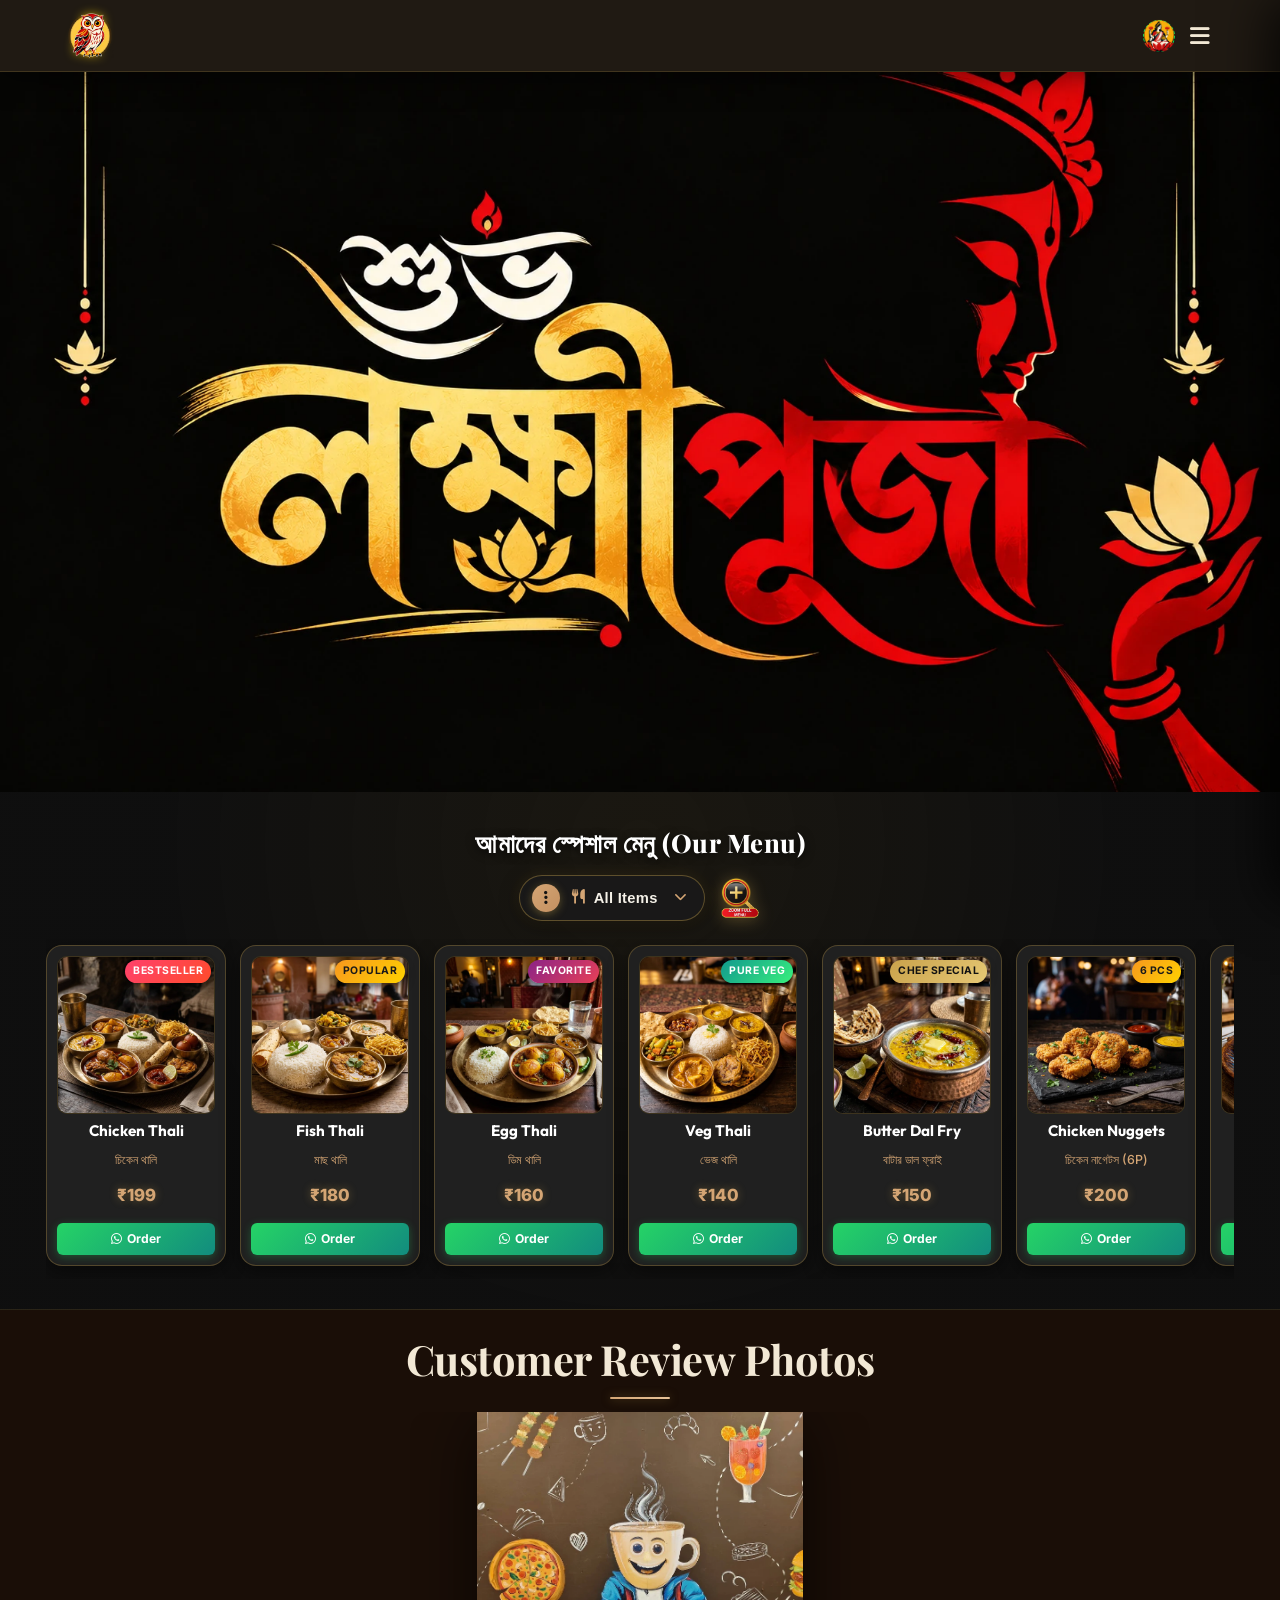
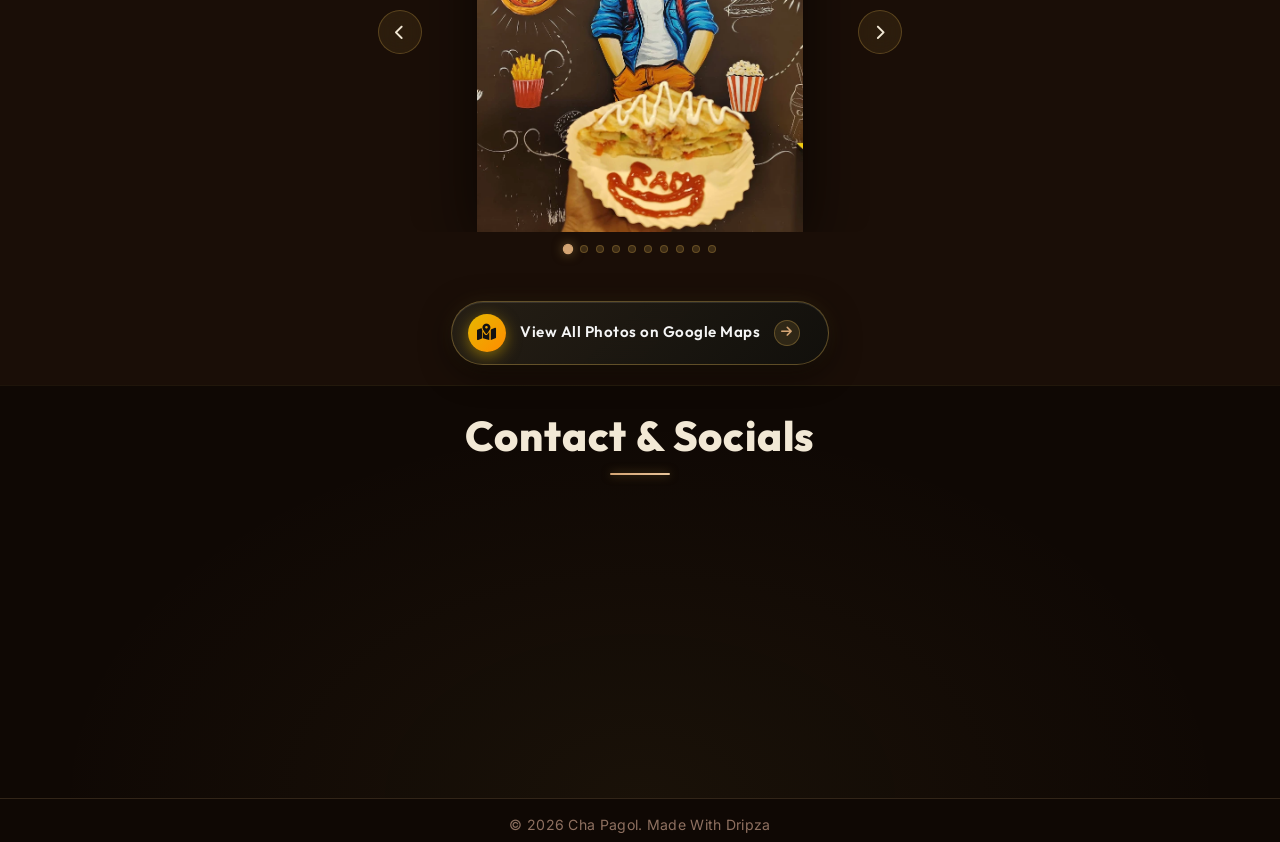
<file: index.html>
﻿<!DOCTYPE html>
<html lang="bn">
<head>
    <meta charset="UTF-8">
    <meta name="viewport" content="width=device-width, initial-scale=1.0">
    <title>Cha Pagol</title>
    <link rel="icon" type="image/webp" href="assets/cha_pagol_logo.webp">
    <link href="https://fonts.googleapis.com/css2?family=Playfair+Display:wght@400;600;700;800&family=Outfit:wght@300;400;600;800&family=Inter:wght@300;400;500;600&display=swap" rel="stylesheet">
    <link rel="stylesheet" href="https://cdnjs.cloudflare.com/ajax/libs/font-awesome/6.4.0/css/all.min.css">
    <link rel="stylesheet" href="styles.css?v=1.3">
</head>
<body class="no-scroll">
    <!-- Preloader Screen -->
    <div id="preloader">
        <div class="preloader-content">
            <h1 class="preloader-title">Welcome to <br><span class="highlight">Cha Pagol</span></h1>
            <div class="preloader-loader">
                <div class="loader-bar"></div>
            </div>
        </div>
    </div>
    <!-- Navbar -->
    <nav class="navbar">
        <div class="logo-container">
            <img src="assets/cha_pagol_logo.webp" alt="Cha Pagol Logo" class="logo-brand-img">
            <div class="logo-text-wrapper">
                <span class="animated-football-header" title="Mahalaya Special">
                    <img src="assets/lakshmi_puja_web_run_icon.webp" alt="Mahalaya Run Icon" style="object-fit: contain; filter: drop-shadow(0 0 5px rgba(255, 215, 0, 0.6));">
                </span>
                <span class="logo-text">Cha Pagol</span>
            </div>
        </div>
        <span class="rath-yatra-header-text">শুভ লক্ষ্মীপূজা</span>
        <ul class="nav-links">
            <li><a href="#home">Home</a></li>
            <li><a href="#menu">Menu</a></li>
            <li><a href="#reviews">Reviews</a></li>
            <li><a href="#contact">Contact</a></li>
        </ul>
        <div class="navbar-actions">
            <!-- Rakhi Purnima Button for Poster -->
            <button class="fifa-btn" id="open-promo-modal-direct-btn" title="Show Mahalaya Special Poster">
                <div class="fifa-container">
                    <div class="fifa-magic-ring"></div>
                    <img src="assets/lakshmi_puja_web_icon.webp" alt="Mahalaya Special" class="fifa-svg" style="object-fit: contain;">
                </div>
            </button>
            
            <div class="hamburger">
                <i class="fas fa-bars"></i>
            </div>
        </div>
    </nav>

    <!-- Hero Section -->
    <section id="home" class="hero">
        <div class="hero-bg banner-box">
            <img src="assets/lakshmi_puja_greeting_banner.webp" alt="Durga Puja Festival Banner" class="active">
            <img src="assets/hero_banner_1.webp" alt="Cha Pagol Banner 1">
            <img src="assets/hero_banner_2.webp" alt="Cha Pagol Banner 2">
            <div class="overlay"></div>
        </div>
        <!-- Click/Hover Zones for Banner Control -->
        <div class="hero-nav-zone left-zone" title="Previous Image"></div>
        <div class="hero-nav-zone right-zone" title="Next Image"></div>
    </section>

                <!-- Digital Restaurant Menu Section -->
    <section id="menu" class="main-menu-section">
        <div class="menu-header-wrapper">
            <div class="menu-eyebrow-container">
                <span class="menu-eyebrow">আমাদের স্পেশাল মেনু (Our Menu)</span>
            </div>
        </div>

        <!-- Menu Category Filter Tabs -->
                <!-- Menu Category Filter Dropdown (Three-Dot Filter Menu) -->
        <!-- Menu Filter and Zoom Controls Row -->
        <div class="menu-filter-controls-row">
            <div class="menu-filter-dropdown-wrapper" id="main-menu-filter-dropdown-wrapper">
            <button type="button" class="menu-filter-dots-btn" id="main-menu-filter-dots-btn" aria-expanded="false" aria-haspopup="true" title="Filter Menu">
                <span class="three-dots-icon-box">
                    <i class="fas fa-ellipsis-v"></i>
                </span>
                <span class="current-filter-label" id="main-current-filter-label">
                    <i class="fas fa-utensils"></i>
                    <span>All Items</span>
                </span>
                <i class="fas fa-chevron-down filter-dropdown-arrow"></i>
            </button>

            <!-- Dropdown List of Category Filter Options -->
            <div class="menu-filter-dropdown-menu" id="main-menu-filter-dropdown-menu">
                <div class="menu-filter-dropdown-header">
                    <span><i class="fas fa-filter"></i> Filter Category</span>
                </div>
                <div class="menu-filter-dropdown-list">
                    <button type="button" class="menu-tab-btn active" data-category="all">
                        <span class="tab-btn-content">
                            <i class="fas fa-utensils tab-icon"></i>
                            <span class="tab-title">All Items</span>
                        </span>
                        <i class="fas fa-check active-indicator-icon"></i>
                    </button>
                    <button type="button" class="menu-tab-btn" data-category="thali">
                        <span class="tab-btn-content">
                            <i class="fas fa-bowl-rice tab-icon"></i>
                            <span class="tab-title">Bengali Thali</span>
                        </span>
                        <i class="fas fa-check active-indicator-icon"></i>
                    </button>
                    <button type="button" class="menu-tab-btn" data-category="snacks">
                        <span class="tab-btn-content">
                            <i class="fas fa-burger tab-icon"></i>
                            <span class="tab-title">Breakfast & Snacks</span>
                        </span>
                        <i class="fas fa-check active-indicator-icon"></i>
                    </button>
                    <button type="button" class="menu-tab-btn" data-category="beverages">
                        <span class="tab-btn-content">
                            <i class="fas fa-mug-hot tab-icon"></i>
                            <span class="tab-title">Tea & Coffee</span>
                        </span>
                        <i class="fas fa-check active-indicator-icon"></i>
                    </button>
                    <button type="button" class="menu-tab-btn" data-category="extras">
                        <span class="tab-btn-content">
                            <i class="fas fa-plate-wheat tab-icon"></i>
                            <span class="tab-title">Sides & Extras</span>
                        </span>
                        <i class="fas fa-check active-indicator-icon"></i>
                    </button>
                </div>
            </div>
        </div>

            <!-- Zoom Full Menu Button on Right Side of Filter -->
            <button type="button" class="menu-zoom-img-btn" id="open-full-menu-modal-btn" title="Open Complete Menu Card (সম্পূর্ণ মেনু)">
                    <img src="assets/zoom_full_menu_icon.webp" alt="Zoom Full Menu" class="zoom-full-menu-img">
                </button>
        </div>
        

        <!-- Menu Cards Horizontal Side-Scroll Wrapper -->
        <div class="main-menu-scroll-wrapper">
            <div class="main-menu-scroll-track" id="main-restaurant-menu-scroll">
                
                <!-- 1. Chicken Thali -->
                <div class="food-menu-card" data-category="thali">
                    <div class="food-card-badge bestseller">Bestseller</div>
                    <div class="food-card-img-box">
                        <img src="assets/menu_chicken_thali.webp" alt="Chicken Thali" loading="lazy">
                    </div>
                    <div class="food-card-body">
                        <h3 class="food-title">Chicken Thali</h3>
                        <span class="bengali-title">চিকেন থালি</span>
                        <span class="food-price">₹199</span>
                        <a href="https://wa.me/918918125567?text=Hi%20Cha%20Pagol,%20I%20want%20to%20order%20Chicken%20Thali%20(₹199)" target="_blank" class="food-order-btn">
                            <i class="fab fa-whatsapp"></i> Order
                        </a>
                    </div>
                </div>

                <!-- 2. Fish Thali -->
                <div class="food-menu-card" data-category="thali">
                    <div class="food-card-badge popular">Popular</div>
                    <div class="food-card-img-box">
                        <img src="assets/menu_fish_thali.webp" alt="Fish Thali" loading="lazy">
                    </div>
                    <div class="food-card-body">
                        <h3 class="food-title">Fish Thali</h3>
                        <span class="bengali-title">মাছ থালি</span>
                        <span class="food-price">₹180</span>
                        <a href="https://wa.me/918918125567?text=Hi%20Cha%20Pagol,%20I%20want%20to%20order%20Fish%20Thali%20(₹180)" target="_blank" class="food-order-btn">
                            <i class="fab fa-whatsapp"></i> Order
                        </a>
                    </div>
                </div>

                <!-- 3. Egg Thali -->
                <div class="food-menu-card" data-category="thali">
                    <div class="food-card-badge special">Favorite</div>
                    <div class="food-card-img-box">
                        <img src="assets/menu_egg_thali.webp" alt="Egg Thali" loading="lazy">
                    </div>
                    <div class="food-card-body">
                        <h3 class="food-title">Egg Thali</h3>
                        <span class="bengali-title">ডিম থালি</span>
                        <span class="food-price">₹160</span>
                        <a href="https://wa.me/918918125567?text=Hi%20Cha%20Pagol,%20I%20want%20to%20order%20Egg%20Thali%20(₹160)" target="_blank" class="food-order-btn">
                            <i class="fab fa-whatsapp"></i> Order
                        </a>
                    </div>
                </div>

                <!-- 4. Veg Thali -->
                <div class="food-menu-card" data-category="thali">
                    <div class="food-card-badge pure-veg">Pure Veg</div>
                    <div class="food-card-img-box">
                        <img src="assets/menu_veg_thali.webp" alt="Veg Thali" loading="lazy">
                    </div>
                    <div class="food-card-body">
                        <h3 class="food-title">Veg Thali</h3>
                        <span class="bengali-title">ভেজ থালি</span>
                        <span class="food-price">₹140</span>
                        <a href="https://wa.me/918918125567?text=Hi%20Cha%20Pagol,%20I%20want%20to%20order%20Veg%20Thali%20(₹140)" target="_blank" class="food-order-btn">
                            <i class="fab fa-whatsapp"></i> Order
                        </a>
                    </div>
                </div>

                <!-- 5. Butter Dal Fry -->
                <div class="food-menu-card" data-category="extras">
                    <div class="food-card-badge chef">Chef Special</div>
                    <div class="food-card-img-box">
                        <img src="assets/menu_butter_dal_fry.webp" alt="Butter Dal Fry" loading="lazy">
                    </div>
                    <div class="food-card-body">
                        <h3 class="food-title">Butter Dal Fry</h3>
                        <span class="bengali-title">বাটার ডাল ফ্রাই</span>
                        <span class="food-price">₹150</span>
                        <a href="https://wa.me/918918125567?text=Hi%20Cha%20Pagol,%20I%20want%20to%20order%20Butter%20Dal%20Fry%20(₹150)" target="_blank" class="food-order-btn">
                            <i class="fab fa-whatsapp"></i> Order
                        </a>
                    </div>
                </div>

                <!-- 6. Chicken Nuggets -->
                <div class="food-menu-card" data-category="snacks">
                    <div class="food-card-badge popular">6 Pcs</div>
                    <div class="food-card-img-box">
                        <img src="assets/menu_chicken_nuggets.webp" alt="Chicken Nuggets" loading="lazy">
                    </div>
                    <div class="food-card-body">
                        <h3 class="food-title">Chicken Nuggets</h3>
                        <span class="bengali-title">চিকেন নাগেটস (6P)</span>
                        <span class="food-price">₹200</span>
                        <a href="https://wa.me/918918125567?text=Hi%20Cha%20Pagol,%20I%20want%20to%20order%20Chicken%20Nuggets%20(₹200)" target="_blank" class="food-order-btn">
                            <i class="fab fa-whatsapp"></i> Order
                        </a>
                    </div>
                </div>

                <!-- 7. Aloo Tikki -->
                <div class="food-menu-card" data-category="snacks">
                    <div class="food-card-badge pure-veg">Big Size</div>
                    <div class="food-card-img-box">
                        <img src="assets/menu_aloo_tikki.webp" alt="Aloo Tikki Big Size" loading="lazy">
                    </div>
                    <div class="food-card-body">
                        <h3 class="food-title">Aloo Tikki 6P</h3>
                        <span class="bengali-title">আলু টিক্কি (6P)</span>
                        <span class="food-price">₹180</span>
                        <a href="https://wa.me/918918125567?text=Hi%20Cha%20Pagol,%20I%20want%20to%20order%20Aloo%20Tikki%20(₹180)" target="_blank" class="food-order-btn">
                            <i class="fab fa-whatsapp"></i> Order
                        </a>
                    </div>
                </div>

                <!-- 8. Egg Maggie -->
                <div class="food-menu-card" data-category="snacks">
                    <div class="food-card-badge popular">Hot</div>
                    <div class="food-card-img-box">
                        <img src="assets/menu_egg_maggie.webp" alt="Egg Maggie" loading="lazy">
                    </div>
                    <div class="food-card-body">
                        <h3 class="food-title">Egg Maggie</h3>
                        <span class="bengali-title">এগ ম্যাগি</span>
                        <span class="food-price">₹80</span>
                        <a href="https://wa.me/918918125567?text=Hi%20Cha%20Pagol,%20I%20want%20to%20order%20Egg%20Maggie%20(₹80)" target="_blank" class="food-order-btn">
                            <i class="fab fa-whatsapp"></i> Order
                        </a>
                    </div>
                </div>

                <!-- 9. Veg Maggie -->
                <div class="food-menu-card" data-category="snacks">
                    <div class="food-card-badge pure-veg">Veg</div>
                    <div class="food-card-img-box">
                        <img src="assets/menu_egg_maggie.webp" alt="Veg Maggie" loading="lazy">
                    </div>
                    <div class="food-card-body">
                        <h3 class="food-title">Veg Maggie</h3>
                        <span class="bengali-title">ভেজ ম্যাগি</span>
                        <span class="food-price">₹60</span>
                        <a href="https://wa.me/918918125567?text=Hi%20Cha%20Pagol,%20I%20want%20to%20order%20Veg%20Maggie%20(₹60)" target="_blank" class="food-order-btn">
                            <i class="fab fa-whatsapp"></i> Order
                        </a>
                    </div>
                </div>

                <!-- 10. Bread Omelette -->
                <div class="food-menu-card" data-category="snacks">
                    <div class="food-card-badge special">Breakfast</div>
                    <div class="food-card-img-box">
                        <img src="assets/menu6.webp" alt="Bread Omelette Jam Butter" loading="lazy">
                    </div>
                    <div class="food-card-body">
                        <h3 class="food-title">Bread Omelette</h3>
                        <span class="bengali-title">ব্রেড ওমলেট / জ্যাম</span>
                        <span class="food-price">₹60</span>
                        <a href="https://wa.me/918918125567?text=Hi%20Cha%20Pagol,%20I%20want%20to%20order%20Bread%20Omelette%20(₹60)" target="_blank" class="food-order-btn">
                            <i class="fab fa-whatsapp"></i> Order
                        </a>
                    </div>
                </div>

                <!-- 11. Chai & Coffee -->
                <div class="food-menu-card" data-category="beverages">
                    <div class="food-card-badge special">Hot</div>
                    <div class="food-card-img-box">
                        <img src="assets/menu_tea_coffee.webp" alt="Coffee" loading="lazy">
                    </div>
                    <div class="food-card-body">
                        <h3 class="food-title">Milk / Black Coffee</h3>
                        <span class="bengali-title">কফি (Min 2 Cup)</span>
                        <span class="food-price">₹50</span>
                        <a href="https://wa.me/918918125567?text=Hi%20Cha%20Pagol,%20I%20want%20to%20order%20Coffee" target="_blank" class="food-order-btn">
                            <i class="fab fa-whatsapp"></i> Order
                        </a>
                    </div>
                </div>

                <!-- 12. Milk / Black Tea -->
                <div class="food-menu-card" data-category="beverages">
                    <div class="food-card-badge bestseller">Chai</div>
                    <div class="food-card-img-box">
                        <img src="assets/menu_tea_coffee.webp" alt="Tea" loading="lazy">
                    </div>
                    <div class="food-card-body">
                        <h3 class="food-title">Black / Milk Tea</h3>
                        <span class="bengali-title">চা (Min 2 Cup)</span>
                        <span class="food-price">₹25</span>
                        <a href="https://wa.me/918918125567?text=Hi%20Cha%20Pagol,%20I%20want%20to%20order%20Tea" target="_blank" class="food-order-btn">
                            <i class="fab fa-whatsapp"></i> Order
                        </a>
                    </div>
                </div>

                <!-- 13. Green Tea -->
                <div class="food-menu-card" data-category="beverages">
                    <div class="food-card-badge pure-veg">Healthy</div>
                    <div class="food-card-img-box">
                        <img src="assets/menu_tea_coffee.webp" alt="Green Tea" loading="lazy">
                    </div>
                    <div class="food-card-body">
                        <h3 class="food-title">Green Tea</h3>
                        <span class="bengali-title">গ্রিন টি (Min 2 Cup)</span>
                        <span class="food-price">₹40</span>
                        <a href="https://wa.me/918918125567?text=Hi%20Cha%20Pagol,%20I%20want%20to%20order%20Green%20Tea" target="_blank" class="food-order-btn">
                            <i class="fab fa-whatsapp"></i> Order
                        </a>
                    </div>
                </div>

                <!-- 14. Extra Chicken 4P -->
                <div class="food-menu-card" data-category="extras">
                    <div class="food-card-badge popular">4 Pcs</div>
                    <div class="food-card-img-box">
                        <img src="assets/menu_chicken_thali.webp" alt="Extra Chicken" loading="lazy">
                    </div>
                    <div class="food-card-body">
                        <h3 class="food-title">Extra Chicken (4P)</h3>
                        <span class="bengali-title">চিকেন কারি (4P)</span>
                        <span class="food-price">₹180</span>
                        <a href="https://wa.me/918918125567?text=Hi%20Cha%20Pagol,%20I%20want%20to%20order%20Extra%20Chicken%204P%20(₹180)" target="_blank" class="food-order-btn">
                            <i class="fab fa-whatsapp"></i> Order
                        </a>
                    </div>
                </div>

                <!-- 15. Extra Mutton 1P -->
                <div class="food-menu-card" data-category="extras">
                    <div class="food-card-badge special">Special</div>
                    <div class="food-card-img-box">
                        <img src="assets/menu3.webp" alt="Extra Mutton" loading="lazy">
                    </div>
                    <div class="food-card-body">
                        <h3 class="food-title">Extra Mutton (1P)</h3>
                        <span class="bengali-title">মটন (স্পেশাল অর্ডার)</span>
                        <span class="food-price">₹80</span>
                        <a href="https://wa.me/918918125567?text=Hi%20Cha%20Pagol,%20I%20want%20to%20order%20Extra%20Mutton%20(₹80)" target="_blank" class="food-order-btn">
                            <i class="fab fa-whatsapp"></i> Order
                        </a>
                    </div>
                </div>

                <!-- 16. Extra Fish 1P -->
                <div class="food-menu-card" data-category="extras">
                    <div class="food-card-badge popular">1 Pc</div>
                    <div class="food-card-img-box">
                        <img src="assets/menu_fish_thali.webp" alt="Extra Fish" loading="lazy">
                    </div>
                    <div class="food-card-body">
                        <h3 class="food-title">Extra Fish (1P)</h3>
                        <span class="bengali-title">মাছ ১ পিস</span>
                        <span class="food-price">₹80</span>
                        <a href="https://wa.me/918918125567?text=Hi%20Cha%20Pagol,%20I%20want%20to%20order%20Extra%20Fish%20(₹80)" target="_blank" class="food-order-btn">
                            <i class="fab fa-whatsapp"></i> Order
                        </a>
                    </div>
                </div>

                <!-- 17. Green Salad -->
                <div class="food-menu-card" data-category="extras">
                    <div class="food-card-badge pure-veg">Fresh</div>
                    <div class="food-card-img-box">
                        <img src="assets/menu_veg_thali.webp" alt="Green Salad" loading="lazy">
                    </div>
                    <div class="food-card-body">
                        <h3 class="food-title">Green Salad</h3>
                        <span class="bengali-title">গ্রিন স্যালাড</span>
                        <span class="food-price">₹100</span>
                        <a href="https://wa.me/918918125567?text=Hi%20Cha%20Pagol,%20I%20want%20to%20order%20Green%20Salad%20(₹100)" target="_blank" class="food-order-btn">
                            <i class="fab fa-whatsapp"></i> Order
                        </a>
                    </div>
                </div>

                <!-- 18. Extra Egg (2P) -->
                <div class="food-menu-card" data-category="extras">
                    <div class="food-card-badge special">2 Pcs</div>
                    <div class="food-card-img-box">
                        <img src="assets/menu_egg_thali.webp" alt="Extra Egg 2P" loading="lazy">
                    </div>
                    <div class="food-card-body">
                        <h3 class="food-title">Extra Egg (2P)</h3>
                        <span class="bengali-title">ডিম (২ পিস)</span>
                        <span class="food-price">₹50</span>
                        <a href="https://wa.me/918918125567?text=Hi%20Cha%20Pagol,%20I%20want%20to%20order%20Extra%20Egg%202P%20(₹50)" target="_blank" class="food-order-btn">
                            <i class="fab fa-whatsapp"></i> Order
                        </a>
                    </div>
                </div>

                <!-- 19. Extra Rice -->
                <div class="food-menu-card" data-category="extras">
                    <div class="food-card-badge popular">1 Plate</div>
                    <div class="food-card-img-box">
                        <img src="assets/menu_veg_thali.webp" alt="Extra Rice" loading="lazy">
                    </div>
                    <div class="food-card-body">
                        <h3 class="food-title">Extra Rice</h3>
                        <span class="bengali-title">এক্সট্রা ভাত</span>
                        <span class="food-price">₹50</span>
                        <a href="https://wa.me/918918125567?text=Hi%20Cha%20Pagol,%20I%20want%20to%20order%20Extra%20Rice%20(₹50)" target="_blank" class="food-order-btn">
                            <i class="fab fa-whatsapp"></i> Order
                        </a>
                    </div>
                </div>

                <!-- 20. Extra Misti / Papad / Roti -->
                <div class="food-menu-card" data-category="extras">
                    <div class="food-card-badge pure-veg">Per Pc</div>
                    <div class="food-card-img-box">
                        <img src="assets/menu2.webp" alt="Extra Misti Papad Roti" loading="lazy">
                    </div>
                    <div class="food-card-body">
                        <h3 class="food-title">Extra Misti / Papad / Roti</h3>
                        <span class="bengali-title">মিষ্টি / পাঁপড় / রুটি</span>
                        <span class="food-price">₹10</span>
                        <a href="https://wa.me/918918125567?text=Hi%20Cha%20Pagol,%20I%20want%20to%20order%20Extra%20Misti%20Papad%20Roti%20(₹10)" target="_blank" class="food-order-btn">
                            <i class="fab fa-whatsapp"></i> Order
                        </a>
                    </div>
                </div>

                <!-- 21. Extra Sabji / Dal / Vaji -->
                <div class="food-menu-card" data-category="extras">
                    <div class="food-card-badge pure-veg">Side Bowl</div>
                    <div class="food-card-img-box">
                        <img src="assets/menu_butter_dal_fry.webp" alt="Extra Sabji Dal Vaji" loading="lazy">
                    </div>
                    <div class="food-card-body">
                        <h3 class="food-title">Extra Sabji / Dal / Vaji</h3>
                        <span class="bengali-title">সবজি / ডাল / ভাজি</span>
                        <span class="food-price">₹30</span>
                        <a href="https://wa.me/918918125567?text=Hi%20Cha%20Pagol,%20I%20want%20to%20order%20Extra%20Sabji%20Dal%20Vaji%20(₹30)" target="_blank" class="food-order-btn">
                            <i class="fab fa-whatsapp"></i> Order
                        </a>
                    </div>
                </div>

                <!-- 18. Water Bottle -->
                <div class="food-menu-card" data-category="beverages">
                    <div class="food-card-badge pure-veg">Mineral</div>
                    <div class="food-card-img-box">
                        <img src="assets/menu5.webp" alt="Water Bottle" loading="lazy">
                    </div>
                    <div class="food-card-body">
                        <h3 class="food-title">Water Bottle</h3>
                        <span class="bengali-title">জল 1L / 2L</span>
                        <span class="food-price">₹20 / ₹30</span>
                        <a href="https://wa.me/918918125567?text=Hi%20Cha%20Pagol,%20I%20want%20to%20order%20Water%20Bottle" target="_blank" class="food-order-btn">
                            <i class="fab fa-whatsapp"></i> Order
                        </a>
                    </div>
                </div>

            </div>
        </div>
    </section>

    <!-- Reviews Section (Photo Gallery) -->
    <section id="reviews" class="reviews-section">
        <h2 class="section-title">Customer Review Photos</h2>
        <div class="reviews-slider-container">
            <div class="reviews-slider">
                <div class="review-slide active">
                    <img src="assets/review_1.webp" alt="Customer Review 1">
                </div>
                <div class="review-slide">
                    <img src="assets/review_2.webp" alt="Customer Review 2">
                </div>
                <div class="review-slide">
                    <img src="assets/review_3.webp" alt="Customer Review 3">
                </div>
                <div class="review-slide">
                    <img src="assets/review_4.webp" alt="Customer Review 4">
                </div>
                <div class="review-slide">
                    <img src="assets/review_5.webp" alt="Customer Review 5">
                </div>
                <div class="review-slide">
                    <img src="assets/review_6.webp" alt="Customer Review 6">
                </div>
                <div class="review-slide">
                    <img src="assets/review_7.webp" alt="Customer Review 7">
                </div>
                <div class="review-slide">
                    <img src="assets/review_8.webp" alt="Customer Review 8">
                </div>
                <div class="review-slide">
                    <img src="assets/review_9.webp" alt="Customer Review 9">
                </div>
                <div class="review-slide">
                    <img src="assets/review_10.webp" alt="Customer Review 10">
                </div>
            </div>
            
            <!-- Slider Controls -->
            <button class="slider-btn prev-btn"><i class="fas fa-chevron-left"></i></button>
            <button class="slider-btn next-btn"><i class="fas fa-chevron-right"></i></button>
            
            <!-- Slider Dots -->
            <div class="slider-dots">
                <span class="dot active" data-index="0"></span>
                <span class="dot" data-index="1"></span>
                <span class="dot" data-index="2"></span>
                <span class="dot" data-index="3"></span>
                <span class="dot" data-index="4"></span>
                <span class="dot" data-index="5"></span>
                <span class="dot" data-index="6"></span>
                <span class="dot" data-index="7"></span>
                <span class="dot" data-index="8"></span>
                <span class="dot" data-index="9"></span>
            </div>
        </div>
        <div style="text-align: center; margin-top: 3rem;">
            <div class="reviews-cta-wrapper">
            <a href="https://maps.app.goo.gl/eokDcWnjVRohVHCb8" target="_blank" class="modern-maps-btn" title="Open Google Maps Gallery">
                <span class="maps-icon-badge"><i class="fas fa-map-marked-alt"></i></span>
                <span class="maps-btn-text">View All Photos on Google Maps</span>
                <span class="maps-arrow-circle"><i class="fas fa-arrow-right"></i></span>
            </a>
        </div>
        </div>
    </section>

    <!-- Contact & Footer -->
    <section id="contact" class="contact-section">
        <h2 class="section-title">Contact & Socials</h2>
        <div class="contact-container glassmorphism">
            <div class="contact-info">
                <h2>Visit Us</h2>
                <div class="info-item">
                    <a href="https://maps.app.goo.gl/2a2xyUGqzt3hMqpT8" target="_blank" style="color: inherit; text-decoration: none; display: flex; align-items: center; gap: 15px;">
                        <i class="fas fa-map-marker-alt"></i>
                        <p>C969+6J8, Harisava Para, Nabadwip, West Bengal 741302</p>
                    </a>
                </div>
                <div class="info-item">
                    <a href="tel:+918918125567" style="color: inherit; text-decoration: none; display: flex; align-items: center; gap: 15px;">
                        <i class="fas fa-phone-alt"></i>
                        <p>+91 8918125567</p>
                    </a>
                </div>
                <div class="info-item">
                    <a href="mailto:hello@chapagol.com" style="color: inherit; text-decoration: none; display: flex; align-items: center; gap: 15px;">
                        <i class="fas fa-envelope"></i>
                        <p>hello@chapagol.com</p>
                    </a>
                </div>
            </div>
            <div class="social-links">
                <h2>Follow Us</h2>
                <div class="social-icons">
                    <a href="#" class="social-icon"><i class="fab fa-instagram"></i></a>
                    <a href="#" class="social-icon"><i class="fab fa-facebook-f"></i></a>
                    <a href="#" class="social-icon"><i class="fab fa-youtube"></i></a>
                    <a href="https://wa.me/918918125567" target="_blank" class="social-icon"><i class="fab fa-whatsapp"></i></a>
                    <a href="https://maps.app.goo.gl/2a2xyUGqzt3hMqpT8" target="_blank" class="social-icon"><i class="fas fa-map-marker-alt"></i></a>
                </div>
            </div>
        </div>
    </section>

    <footer>
        <p>&copy; 2026 Cha Pagol. Made With Dripza</p>
    </footer>



    <!-- Full Menu Interactive Modal -->
    <div class="full-menu-modal" id="full-menu-modal" aria-hidden="true">
        <div class="full-menu-modal-overlay" id="full-menu-modal-overlay"></div>
        <div class="full-menu-modal-container">
            <!-- Modal Sticky Top Header Container (Header + Hero Title + Search + Category Tabs) -->
            <div class="full-menu-modal-top-section">
                <!-- Modal Header -->
                <div class="full-menu-modal-header">
                    <div class="full-menu-modal-header-left">
                        <button class="menu-modal-close-btn" id="close-full-menu-modal-btn" aria-label="Close Full Menu">
                            <i class="fas fa-arrow-left"></i> <span>Back</span>
                        </button>
                        <div class="full-menu-modal-title">
                            Cha Pagol
                        </div>
                    </div>
                    <div class="full-menu-modal-header-right">
                        <a href="#modal-order-timings" class="menu-modal-timing-btn" id="modal-timing-btn" title="Order Timings">
                            <i class="fas fa-clock"></i> <span>Timings</span>
                        </a>
                        <a href="tel:918918125567" class="menu-modal-call-btn">
                            <i class="fas fa-phone-alt"></i> <span>918918125567</span>
                        </a>
                        <button class="menu-modal-close-icon-btn" id="close-full-menu-icon-btn" aria-label="Close">
                            <i class="fas fa-times"></i>
                        </button>
                    </div>
                </div>

                <!-- Modal Hero Header -->
                <div class="full-menu-hero">
                    <h1>Complete Menu Card <span class="bengali-heading">আমাদের সম্পূর্ণ ডিজিটাল মেনু</span></h1>
                </div>

                <!-- Search Bar & Category Filter Tabs -->
                <div class="menu-control-bar">
                    

                    <!-- Modal Category Filter Dropdown (Three-Dot Filter Menu) -->
                    <div class="menu-filter-dropdown-wrapper" id="modal-menu-filter-dropdown-wrapper">
            <button type="button" class="menu-filter-dots-btn" id="modal-menu-filter-dots-btn" aria-expanded="false" aria-haspopup="true" title="Filter Menu">
                <span class="three-dots-icon-box">
                    <i class="fas fa-ellipsis-v"></i>
                </span>
                <span class="current-filter-label" id="modal-current-filter-label">
                    <i class="fas fa-utensils"></i>
                    <span>All Items</span>
                </span>
                <i class="fas fa-chevron-down filter-dropdown-arrow"></i>
            </button>

            <!-- Dropdown List of Category Filter Options -->
            <div class="menu-filter-dropdown-menu" id="modal-menu-filter-dropdown-menu">
                <div class="menu-filter-dropdown-header">
                    <span><i class="fas fa-filter"></i> Filter Category</span>
                </div>
                <div class="menu-filter-dropdown-list">
                    <button type="button" class="menu-tab-btn active" data-category="all">
                        <span class="tab-btn-content">
                            <i class="fas fa-utensils tab-icon"></i>
                            <span class="tab-title">All Items</span>
                        </span>
                        <i class="fas fa-check active-indicator-icon"></i>
                    </button>
                    <button type="button" class="menu-tab-btn" data-category="thali">
                        <span class="tab-btn-content">
                            <i class="fas fa-bowl-rice tab-icon"></i>
                            <span class="tab-title">Bengali Thali</span>
                        </span>
                        <i class="fas fa-check active-indicator-icon"></i>
                    </button>
                    <button type="button" class="menu-tab-btn" data-category="snacks">
                        <span class="tab-btn-content">
                            <i class="fas fa-burger tab-icon"></i>
                            <span class="tab-title">Breakfast & Snacks</span>
                        </span>
                        <i class="fas fa-check active-indicator-icon"></i>
                    </button>
                    <button type="button" class="menu-tab-btn" data-category="beverages">
                        <span class="tab-btn-content">
                            <i class="fas fa-mug-hot tab-icon"></i>
                            <span class="tab-title">Tea & Coffee</span>
                        </span>
                        <i class="fas fa-check active-indicator-icon"></i>
                    </button>
                    <button type="button" class="menu-tab-btn" data-category="extras">
                        <span class="tab-btn-content">
                            <i class="fas fa-plate-wheat tab-icon"></i>
                            <span class="tab-title">Sides & Extras</span>
                        </span>
                        <i class="fas fa-check active-indicator-icon"></i>
                    </button>
                </div>
            </div>
                </div>

                    <div class="search-box-wrapper">
                        <i class="fas fa-search"></i>
                        <input type="text" id="modal-menu-search-input" placeholder="খাবারের নাম লিখে খুঁজুন (Search dishes...)" autocomplete="off" enterkeyhint="search">
                        <button type="button" id="modal-menu-search-clear" class="search-clear-btn" aria-label="Clear search" title="à¦®à§à¦›à§‡ à¦«à§‡à¦²à§à¦¨ (Clear)">
                            <i class="fas fa-times"></i>
                        </button>
                    </div>
            </div>
            </div>

            <div class="full-menu-modal-body">
                <!-- Complete Menu Card Grid -->
                <div class="compact-menu-grid-container">
                    <div class="compact-grid" id="modal-full-menu-grid">

                        <!-- 1. Chicken Thali -->
                        <div class="food-menu-card" data-category="thali" data-keywords="chicken thali murgi murgir mangsho rice dal sabji thali">
                            <div class="food-card-badge bestseller">Bestseller</div>
                            <div class="food-card-img-box">
                                <img src="assets/menu_chicken_thali.webp" alt="Chicken Thali" loading="lazy">
                            </div>
                            <div class="food-card-body">
                                <h3 class="food-title">Chicken Thali</h3>
                                <span class="bengali-title">চিকেন থালি</span>
                                <span class="food-price">₹199</span>
                                <a href="https://wa.me/918918125567?text=Hi%20Cha%20Pagol,%20I%20want%20to%20order%20Chicken%20Thali%20(₹199)" target="_blank" class="food-order-btn">
                                    <i class="fab fa-whatsapp"></i> Order
                                </a>
                            </div>
                        </div>

                        <!-- 2. Fish Thali -->
                        <div class="food-menu-card" data-category="thali" data-keywords="fish thali macher thali mach jhol rui katla rice dal thali">
                            <div class="food-card-badge popular">Popular</div>
                            <div class="food-card-img-box">
                                <img src="assets/menu_fish_thali.webp" alt="Fish Thali" loading="lazy">
                            </div>
                            <div class="food-card-body">
                                <h3 class="food-title">Fish Thali</h3>
                                <span class="bengali-title">মাছ থালি</span>
                                <span class="food-price">₹180</span>
                                <a href="https://wa.me/918918125567?text=Hi%20Cha%20Pagol,%20I%20want%20to%20order%20Fish%20Thali%20(₹180)" target="_blank" class="food-order-btn">
                                    <i class="fab fa-whatsapp"></i> Order
                                </a>
                            </div>
                        </div>

                        <!-- 3. Egg Thali -->
                        <div class="food-menu-card" data-category="thali" data-keywords="egg thali dimer thali dim kosha rice dal thali">
                            <div class="food-card-badge special">Favorite</div>
                            <div class="food-card-img-box">
                                <img src="assets/menu_egg_thali.webp" alt="Egg Thali" loading="lazy">
                            </div>
                            <div class="food-card-body">
                                <h3 class="food-title">Egg Thali</h3>
                                <span class="bengali-title">ডিম থালি</span>
                                <span class="food-price">₹160</span>
                                <a href="https://wa.me/918918125567?text=Hi%20Cha%20Pagol,%20I%20want%20to%20order%20Egg%20Thali%20(₹160)" target="_blank" class="food-order-btn">
                                    <i class="fab fa-whatsapp"></i> Order
                                </a>
                            </div>
                        </div>

                        <!-- 4. Veg Thali -->
                        <div class="food-menu-card" data-category="thali" data-keywords="veg thali niramish thali paneer dal sabji rice mishti doi">
                            <div class="food-card-badge pure-veg">Pure Veg</div>
                            <div class="food-card-img-box">
                                <img src="assets/menu_veg_thali.webp" alt="Veg Thali" loading="lazy">
                            </div>
                            <div class="food-card-body">
                                <h3 class="food-title">Veg Thali</h3>
                                <span class="bengali-title">ভেজ থালি</span>
                                <span class="food-price">₹140</span>
                                <a href="https://wa.me/918918125567?text=Hi%20Cha%20Pagol,%20I%20want%20to%20order%20Veg%20Thali%20(₹140)" target="_blank" class="food-order-btn">
                                    <i class="fab fa-whatsapp"></i> Order
                                </a>
                            </div>
                        </div>

                        <!-- 5. Butter Dal Fry -->
                        <div class="food-menu-card" data-category="extras" data-keywords="butter dal fry yellow dal tadka veg">
                            <div class="food-card-badge chef">Chef Special</div>
                            <div class="food-card-img-box">
                                <img src="assets/menu_butter_dal_fry.webp" alt="Butter Dal Fry" loading="lazy">
                            </div>
                            <div class="food-card-body">
                                <h3 class="food-title">Butter Dal Fry</h3>
                                <span class="bengali-title">বাটার ডাল ফ্রাই</span>
                                <span class="food-price">₹150</span>
                                <a href="https://wa.me/918918125567?text=Hi%20Cha%20Pagol,%20I%20want%20to%20order%20Butter%20Dal%20Fry%20(₹150)" target="_blank" class="food-order-btn">
                                    <i class="fab fa-whatsapp"></i> Order
                                </a>
                            </div>
                        </div>

                        <!-- 6. Chicken Nuggets (6P) -->
                        <div class="food-menu-card" data-category="snacks" data-keywords="chicken nuggets 6p fried snacks non-veg">
                            <div class="food-card-badge popular">6 Pcs</div>
                            <div class="food-card-img-box">
                                <img src="assets/menu_chicken_nuggets.webp" alt="Chicken Nuggets" loading="lazy">
                            </div>
                            <div class="food-card-body">
                                <h3 class="food-title">Chicken Nuggets</h3>
                                <span class="bengali-title">চিকেন নাগেটস (6P)</span>
                                <span class="food-price">₹200</span>
                                <a href="https://wa.me/918918125567?text=Hi%20Cha%20Pagol,%20I%20want%20to%20order%20Chicken%20Nuggets%20(₹200)" target="_blank" class="food-order-btn">
                                    <i class="fab fa-whatsapp"></i> Order
                                </a>
                            </div>
                        </div>

                        <!-- 7. Aloo Tikki Big Size (6P) -->
                        <div class="food-menu-card" data-category="snacks" data-keywords="aloo tikki potato cutlet snacks big size veg">
                            <div class="food-card-badge pure-veg">Big Size</div>
                            <div class="food-card-img-box">
                                <img src="assets/menu_aloo_tikki.webp" alt="Aloo Tikki Big Size" loading="lazy">
                            </div>
                            <div class="food-card-body">
                                <h3 class="food-title">Aloo Tikki 6P</h3>
                                <span class="bengali-title">আলু টিক্কি (6P)</span>
                                <span class="food-price">₹180</span>
                                <a href="https://wa.me/918918125567?text=Hi%20Cha%20Pagol,%20I%20want%20to%20order%20Aloo%20Tikki%20(₹180)" target="_blank" class="food-order-btn">
                                    <i class="fab fa-whatsapp"></i> Order
                                </a>
                            </div>
                        </div>

                        <!-- 8. Egg Maggie -->
                        <div class="food-menu-card" data-category="snacks" data-keywords="egg maggie noodles masala snacks">
                            <div class="food-card-badge popular">Hot</div>
                            <div class="food-card-img-box">
                                <img src="assets/menu_egg_maggie.webp" alt="Egg Maggie" loading="lazy">
                            </div>
                            <div class="food-card-body">
                                <h3 class="food-title">Egg Maggie</h3>
                                <span class="bengali-title">এগ ম্যাগি</span>
                                <span class="food-price">₹80</span>
                                <a href="https://wa.me/918918125567?text=Hi%20Cha%20Pagol,%20I%20want%20to%20order%20Egg%20Maggie%20(₹80)" target="_blank" class="food-order-btn">
                                    <i class="fab fa-whatsapp"></i> Order
                                </a>
                            </div>
                        </div>

                        <!-- 9. Veg Maggie -->
                        <div class="food-menu-card" data-category="snacks" data-keywords="veg maggie masala noodles snacks vegetarian">
                            <div class="food-card-badge pure-veg">Veg</div>
                            <div class="food-card-img-box">
                                <img src="assets/menu_egg_maggie.webp" alt="Veg Maggie" loading="lazy">
                            </div>
                            <div class="food-card-body">
                                <h3 class="food-title">Veg Maggie</h3>
                                <span class="bengali-title">ভেজ ম্যাগি</span>
                                <span class="food-price">₹60</span>
                                <a href="https://wa.me/918918125567?text=Hi%20Cha%20Pagol,%20I%20want%20to%20order%20Veg%20Maggie%20(₹60)" target="_blank" class="food-order-btn">
                                    <i class="fab fa-whatsapp"></i> Order
                                </a>
                            </div>
                        </div>

                        <!-- 10. Bread Omelette / Jam / Butter -->
                        <div class="food-menu-card" data-category="snacks" data-keywords="bread omelette jam butter breakfast toast egg">
                            <div class="food-card-badge special">Breakfast</div>
                            <div class="food-card-img-box">
                                <img src="assets/menu6.webp" alt="Bread Omelette Jam Butter" loading="lazy">
                            </div>
                            <div class="food-card-body">
                                <h3 class="food-title">Bread Omelette</h3>
                                <span class="bengali-title">ব্রেড ওমলেট / জ্যাম</span>
                                <span class="food-price">₹60</span>
                                <a href="https://wa.me/918918125567?text=Hi%20Cha%20Pagol,%20I%20want%20to%20order%20Bread%20Omelette%20(₹60)" target="_blank" class="food-order-btn">
                                    <i class="fab fa-whatsapp"></i> Order
                                </a>
                            </div>
                        </div>

                        <!-- 11. Milk / Black Coffee -->
                        <div class="food-menu-card" data-category="beverages" data-keywords="coffee milk coffee black coffee hot drink beverages espresso">
                            <div class="food-card-badge special">Hot</div>
                            <div class="food-card-img-box">
                                <img src="assets/menu_tea_coffee.webp" alt="Milk and Black Coffee" loading="lazy">
                            </div>
                            <div class="food-card-body">
                                <h3 class="food-title">Milk / Black Coffee</h3>
                                <span class="bengali-title">কফি (Min 2 Cup)</span>
                                <span class="food-price">₹50</span>
                                <a href="https://wa.me/918918125567?text=Hi%20Cha%20Pagol,%20I%20want%20to%20order%20Coffee" target="_blank" class="food-order-btn">
                                    <i class="fab fa-whatsapp"></i> Order
                                </a>
                            </div>
                        </div>

                        <!-- 12. Black / Milk Tea -->
                        <div class="food-menu-card" data-category="beverages" data-keywords="tea chai milk tea black tea masala chai beverage">
                            <div class="food-card-badge bestseller">Chai</div>
                            <div class="food-card-img-box">
                                <img src="assets/menu_tea_coffee.webp" alt="Black and Milk Tea" loading="lazy">
                            </div>
                            <div class="food-card-body">
                                <h3 class="food-title">Black / Milk Tea</h3>
                                <span class="bengali-title">চা (Min 2 Cup)</span>
                                <span class="food-price">₹25</span>
                                <a href="https://wa.me/918918125567?text=Hi%20Cha%20Pagol,%20I%20want%20to%20order%20Tea" target="_blank" class="food-order-btn">
                                    <i class="fab fa-whatsapp"></i> Order
                                </a>
                            </div>
                        </div>

                        <!-- 13. Green Tea -->
                        <div class="food-menu-card" data-category="beverages" data-keywords="green tea healthy detox hot beverage">
                            <div class="food-card-badge pure-veg">Healthy</div>
                            <div class="food-card-img-box">
                                <img src="assets/menu_tea_coffee.webp" alt="Green Tea" loading="lazy">
                            </div>
                            <div class="food-card-body">
                                <h3 class="food-title">Green Tea</h3>
                                <span class="bengali-title">গ্রিন টি (Min 2 Cup)</span>
                                <span class="food-price">₹40</span>
                                <a href="https://wa.me/918918125567?text=Hi%20Cha%20Pagol,%20I%20want%20to%20order%20Green%20Tea" target="_blank" class="food-order-btn">
                                    <i class="fab fa-whatsapp"></i> Order
                                </a>
                            </div>
                        </div>

                        <!-- 14. Extra Chicken (4P) -->
                        <div class="food-menu-card" data-category="extras" data-keywords="extra chicken 4p murgir mangsho chicken curry side non-veg">
                            <div class="food-card-badge popular">4 Pcs</div>
                            <div class="food-card-img-box">
                                <img src="assets/menu_chicken_thali.webp" alt="Extra Chicken 4P" loading="lazy">
                            </div>
                            <div class="food-card-body">
                                <h3 class="food-title">Extra Chicken (4P)</h3>
                                <span class="bengali-title">চিকেন কারি (4P)</span>
                                <span class="food-price">₹180</span>
                                <a href="https://wa.me/918918125567?text=Hi%20Cha%20Pagol,%20I%20want%20to%20order%20Extra%20Chicken%204P%20(₹180)" target="_blank" class="food-order-btn">
                                    <i class="fab fa-whatsapp"></i> Order
                                </a>
                            </div>
                        </div>

                        <!-- 15. Extra Mutton (1P - Special Order) -->
                        <div class="food-menu-card" data-category="extras" data-keywords="extra mutton 1p khasi mangsho mutton kosha special non-veg">
                            <div class="food-card-badge special">Special</div>
                            <div class="food-card-img-box">
                                <img src="assets/menu3.webp" alt="Extra Mutton 1P" loading="lazy">
                            </div>
                            <div class="food-card-body">
                                <h3 class="food-title">Extra Mutton (1P)</h3>
                                <span class="bengali-title">মটন (স্পেশাল অর্ডার)</span>
                                <span class="food-price">₹80</span>
                                <a href="https://wa.me/918918125567?text=Hi%20Cha%20Pagol,%20I%20want%20to%20order%20Extra%20Mutton%20(₹80)" target="_blank" class="food-order-btn">
                                    <i class="fab fa-whatsapp"></i> Order
                                </a>
                            </div>
                        </div>

                        <!-- 16. Extra Fish (1P) -->
                        <div class="food-menu-card" data-category="extras" data-keywords="extra fish 1p macher jhol rui katla side non-veg">
                            <div class="food-card-badge popular">1 Pc</div>
                            <div class="food-card-img-box">
                                <img src="assets/menu_fish_thali.webp" alt="Extra Fish 1P" loading="lazy">
                            </div>
                            <div class="food-card-body">
                                <h3 class="food-title">Extra Fish (1P)</h3>
                                <span class="bengali-title">মাছ ১ পিস</span>
                                <span class="food-price">₹80</span>
                                <a href="https://wa.me/918918125567?text=Hi%20Cha%20Pagol,%20I%20want%20to%20order%20Extra%20Fish%20(₹80)" target="_blank" class="food-order-btn">
                                    <i class="fab fa-whatsapp"></i> Order
                                </a>
                            </div>
                        </div>

                        <!-- 17. Green Salad -->
                        <div class="food-menu-card" data-category="extras" data-keywords="green salad cucumber tomato onion lemon salad veg">
                            <div class="food-card-badge pure-veg">Fresh</div>
                            <div class="food-card-img-box">
                                <img src="assets/menu_veg_thali.webp" alt="Green Salad" loading="lazy">
                            </div>
                            <div class="food-card-body">
                                <h3 class="food-title">Green Salad</h3>
                                <span class="bengali-title">গ্রিন স্যালাড</span>
                                <span class="food-price">₹100</span>
                                <a href="https://wa.me/918918125567?text=Hi%20Cha%20Pagol,%20I%20want%20to%20order%20Green%20Salad%20(₹100)" target="_blank" class="food-order-btn">
                                    <i class="fab fa-whatsapp"></i> Order
                                </a>
                            </div>
                        </div>

                        <!-- 18. Extra Egg (2P) -->
                        <div class="food-menu-card" data-category="extras" data-keywords="extra egg 2p dim egg curry side non-veg">
                            <div class="food-card-badge special">2 Pcs</div>
                            <div class="food-card-img-box">
                                <img src="assets/menu_egg_thali.webp" alt="Extra Egg 2P" loading="lazy">
                            </div>
                            <div class="food-card-body">
                                <h3 class="food-title">Extra Egg (2P)</h3>
                                <span class="bengali-title">ডিম (২ পিস)</span>
                                <span class="food-price">₹50</span>
                                <a href="https://wa.me/918918125567?text=Hi%20Cha%20Pagol,%20I%20want%20to%20order%20Extra%20Egg%202P%20(₹50)" target="_blank" class="food-order-btn">
                                    <i class="fab fa-whatsapp"></i> Order
                                </a>
                            </div>
                        </div>

                        <!-- 19. Extra Rice -->
                        <div class="food-menu-card" data-category="extras" data-keywords="extra rice bhat rice portion veg side">
                            <div class="food-card-badge popular">1 Plate</div>
                            <div class="food-card-img-box">
                                <img src="assets/menu_veg_thali.webp" alt="Extra Rice" loading="lazy">
                            </div>
                            <div class="food-card-body">
                                <h3 class="food-title">Extra Rice</h3>
                                <span class="bengali-title">এক্সট্রা ভাত</span>
                                <span class="food-price">₹50</span>
                                <a href="https://wa.me/918918125567?text=Hi%20Cha%20Pagol,%20I%20want%20to%20order%20Extra%20Rice%20(₹50)" target="_blank" class="food-order-btn">
                                    <i class="fab fa-whatsapp"></i> Order
                                </a>
                            </div>
                        </div>

                        <!-- 20. Extra Misti / Papad / Roti -->
                        <div class="food-menu-card" data-category="extras" data-keywords="extra misti papad roti sweet flatbread side">
                            <div class="food-card-badge pure-veg">Per Pc</div>
                            <div class="food-card-img-box">
                                <img src="assets/menu2.webp" alt="Extra Misti Papad Roti" loading="lazy">
                            </div>
                            <div class="food-card-body">
                                <h3 class="food-title">Extra Misti / Papad / Roti</h3>
                                <span class="bengali-title">মিষ্টি / পাঁপড় / রুটি</span>
                                <span class="food-price">₹10</span>
                                <a href="https://wa.me/918918125567?text=Hi%20Cha%20Pagol,%20I%20want%20to%20order%20Extra%20Misti%20Papad%20Roti%20(₹10)" target="_blank" class="food-order-btn">
                                    <i class="fab fa-whatsapp"></i> Order
                                </a>
                            </div>
                        </div>

                        <!-- 21. Extra Sabji / Dal / Vaji -->
                        <div class="food-menu-card" data-category="extras" data-keywords="extra sabji dal vaji butter dal fry veg side">
                            <div class="food-card-badge pure-veg">Side Bowl</div>
                            <div class="food-card-img-box">
                                <img src="assets/menu_butter_dal_fry.webp" alt="Extra Sabji Dal Vaji" loading="lazy">
                            </div>
                            <div class="food-card-body">
                                <h3 class="food-title">Extra Sabji / Dal / Vaji</h3>
                                <span class="bengali-title">সবজি / ডাল / ভাজি</span>
                                <span class="food-price">₹30</span>
                                <a href="https://wa.me/918918125567?text=Hi%20Cha%20Pagol,%20I%20want%20to%20order%20Extra%20Sabji%20Dal%20Vaji%20(₹30)" target="_blank" class="food-order-btn">
                                    <i class="fab fa-whatsapp"></i> Order
                                </a>
                            </div>
                        </div>

                        <!-- 22. Packaged Water Bottle (1L / 2L) -->
                        <div class="food-menu-card" data-category="beverages" data-keywords="water bottle 1l 2l mineral water drink">
                            <div class="food-card-badge pure-veg">Mineral</div>
                            <div class="food-card-img-box">
                                <img src="assets/menu5.webp" alt="Packaged Water Bottle" loading="lazy">
                            </div>
                            <div class="food-card-body">
                                <h3 class="food-title">Water Bottle</h3>
                                <span class="bengali-title">জল 1L / 2L</span>
                                <span class="food-price">₹20 / ₹30</span>
                                <a href="https://wa.me/918918125567?text=Hi%20Cha%20Pagol,%20I%20want%20to%20order%20Water%20Bottle" target="_blank" class="food-order-btn">
                                    <i class="fab fa-whatsapp"></i> Order
                                </a>
                            </div>
                        </div>

                    </div>

                    <!-- No Results Fallback -->
                    <div id="modal-no-results-msg" style="display: none; text-align: center; padding: 40px 20px; color: #aaa;">
                        <i class="fas fa-search" style="font-size: 2.5rem; margin-bottom: 12px; display: block; color: var(--accent-gold);"></i>
                        <p>আপনার খোঁজা অনুযায়ী কোনো খাবার পাওয়া যায়নি। অন্য কিছু লিখে খুঁজুন।</p>
                    </div>
                </div>

                <!-- Order Timings Banner -->
                <div id="modal-order-timings" style="max-width: 1200px; margin: 35px auto 40px; padding: 0 15px;">
                    <div class="order-info-banner glassmorphism">
                        <div class="order-timing-card">
                            <div class="timing-icon"><i class="fas fa-clock"></i></div>
                            <div class="timing-details">
                                <h4>⏰ Order Timings (অর্ডার সময়সূচী)</h4>
                                <ul>
                                    <li><strong>☀️ Lunch:</strong> Any Time You're Hungry!</li>
                                    <li><strong>🌙 Dinner:</strong> Order 05:00 PM – 06:30 PM <span class="serve-time">(Serve: 9:30 PM – 10:00 PM)</span></li>
                                    <li><strong>🌅 Breakfast:</strong> Pre-order 09:00 PM – 10:00 PM <span class="serve-time">(Serve Next Morning: 8:30 AM)</span></li>
                                </ul>
                            </div>
                        </div>
                        
                        <div class="order-call-box">
                            <div class="call-badge">Direct Hotline</div>
                            <h3>Call or WhatsApp to Place Order</h3>
                            <a href="tel:918918125567" class="order-phone-link">
                                <i class="fas fa-phone-volume"></i> 918918125567
                            </a>
                            <div class="quick-action-btns">
                                <a href="tel:918918125567" class="direct-call-btn">
                                    <i class="fas fa-phone"></i> Call Now
                                </a>
                                <a href="https://wa.me/918918125567?text=Hello%20Cha%20Pagol,%20I%20want%20to%20place%20an%20order!" target="_blank" class="direct-wp-btn">
                                    <i class="fab fa-whatsapp"></i> WhatsApp Order
                                </a>
                            </div>
                        </div>
                    </div>
                </div>
            </div>
        </div>
    </div>

    

    <!-- Message Panel Overlay -->
    <div class="msg-panel-overlay" id="msg-panel-overlay"></div>

    <!-- Slide-out Message Panel -->
    <div class="msg-panel" id="msg-panel">
        <button class="close-msg-panel-btn" id="close-msg-panel-btn">&times;</button>
        <div class="msg-panel-header">
            <h2>Send a Message</h2>
            <p>We'd love to hear from you! Write to us and we'll save it to our sheet.</p>
        </div>
        <form id="msg-panel-form">
            <div class="form-group">
                <label for="msg-name">Your Name</label>
                <input type="text" id="msg-name" required placeholder="Enter your full name">
            </div>
            <div class="form-group">
                <label for="msg-email">Email or Phone</label>
                <input type="text" id="msg-email" required placeholder="Enter email or phone number">
            </div>
            <div class="form-group">
                <label for="msg-content">Message</label>
                <textarea id="msg-content" rows="5" required placeholder="Type your message here..."></textarea>
            </div>
            <button type="submit" class="submit-msg-btn" id="submit-msg-btn">
                <span>Send Message</span> <i class="fas fa-paper-plane"></i>
            </button>
        </form>
        <div class="msg-status-container" id="msg-status-container"></div>
    </div>



    <!-- Promo Poster Modal -->
    <div class="promo-modal" id="promo-modal">
        <div class="promo-modal-overlay"></div>
        <div class="promo-modal-content">
            <button class="promo-modal-close" id="close-promo-modal-btn" aria-label="Close Promo Modal"><i class="fas fa-times"></i></button>
            <img src="assets/promo_poster.webp" alt="Rakhi Purnima Celebration" class="promo-poster-img">
        </div>
    </div>

    <script src="script.js?v=1.4"></script>
</body>
</html>
</file>
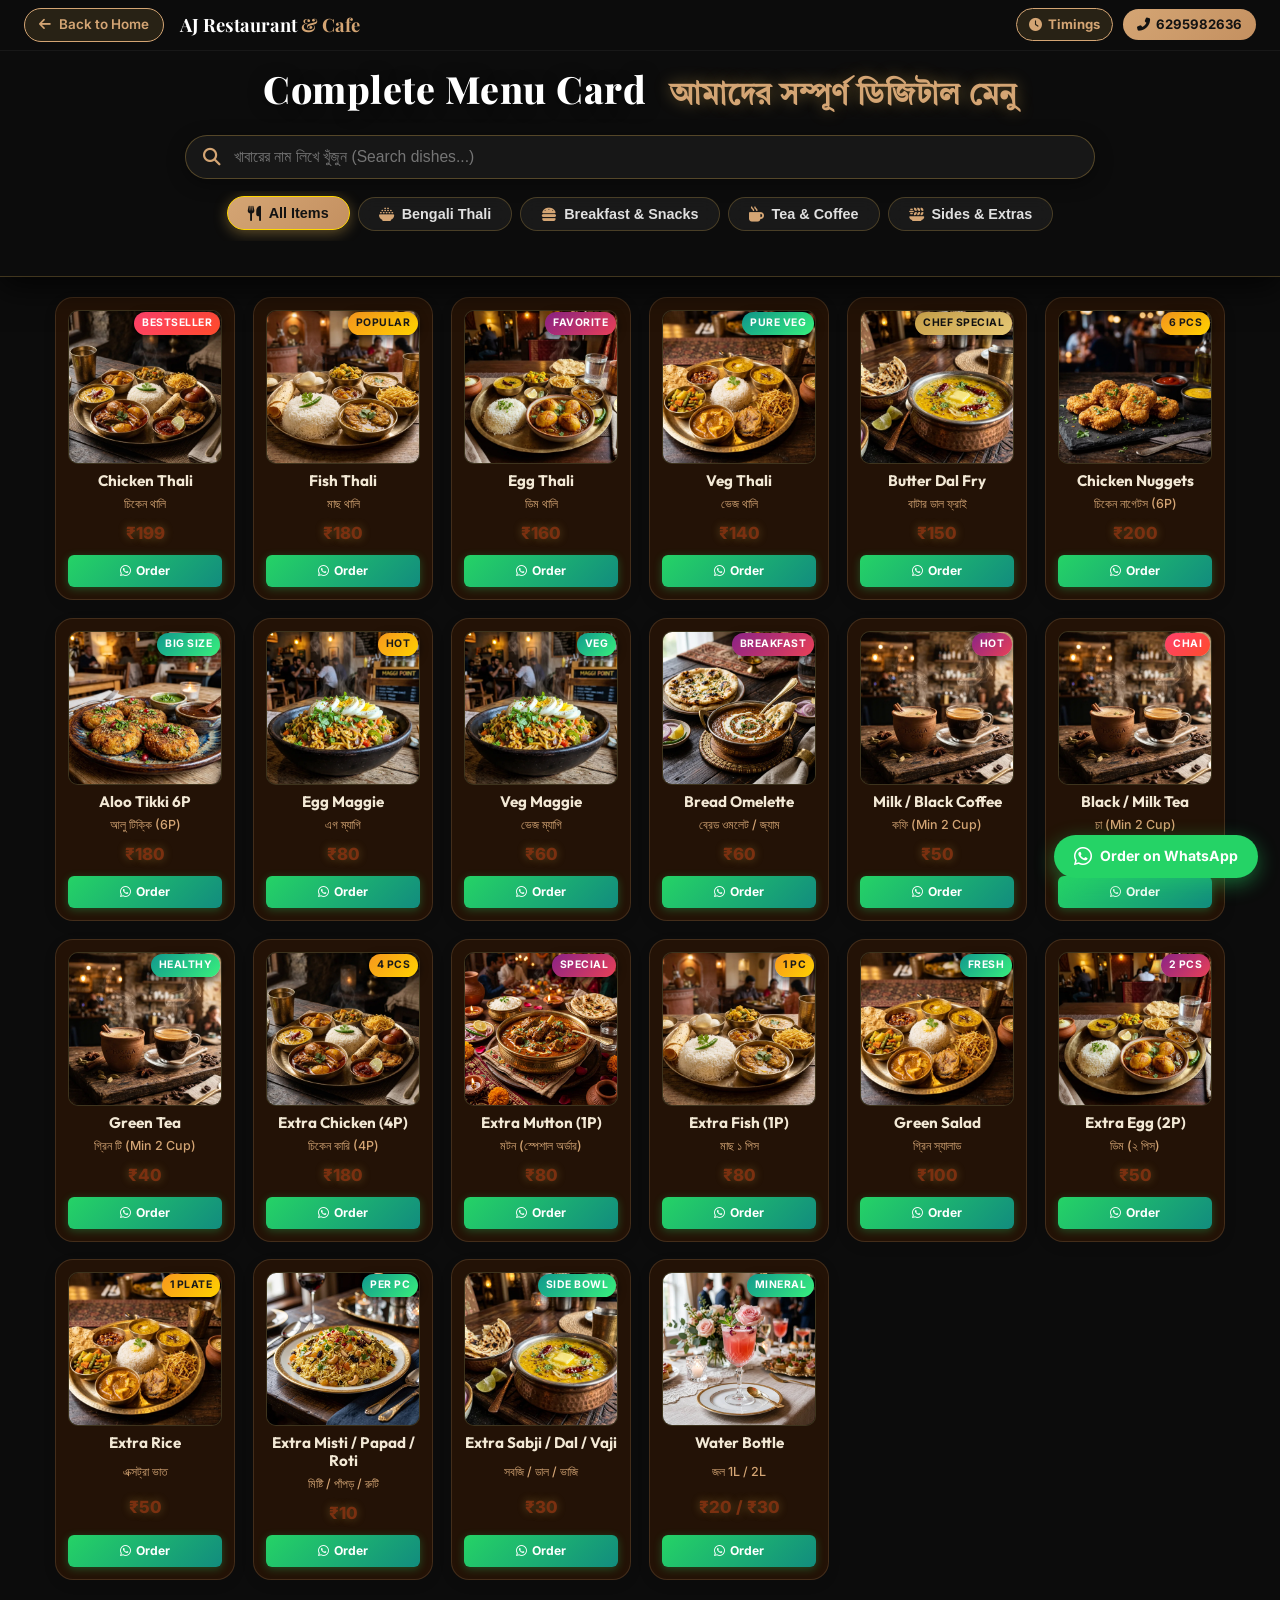
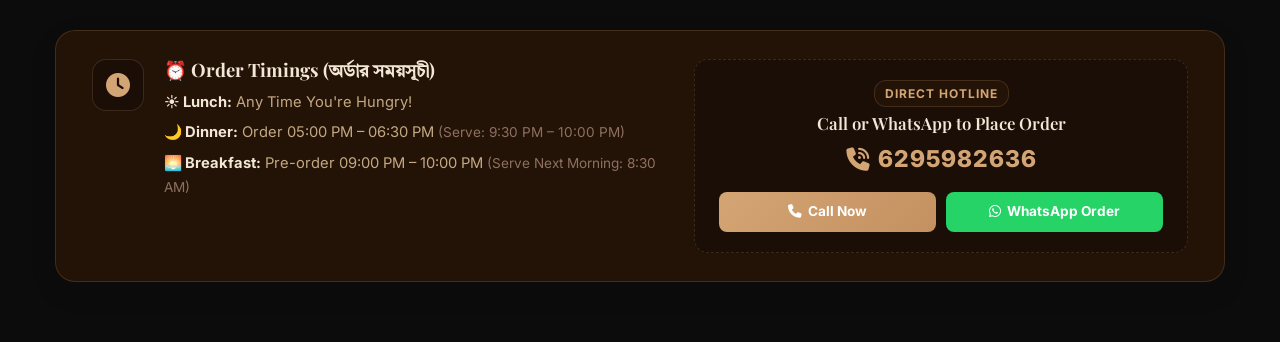
<file: menu.html>
﻿<!DOCTYPE html>
<html lang="bn">
<head>
    <meta charset="UTF-8">
    <meta name="viewport" content="width=device-width, initial-scale=1.0">
    <title>Full Menu Card | Cha Pagol| সম্পূর্ণ মেনু</title>
    
    <!-- Meta Descriptions & SEO -->
    <meta name="description" content="Explore the full digital menu of Cha Pagol. Bengali Thalis, Snacks, Tea, Coffee, Extras & Direct WhatsApp Ordering.">
    <meta name="theme-color" content="#c9a24b">
    
    <!-- Fonts -->
    <link rel="preconnect" href="https://fonts.googleapis.com">
    <link rel="preconnect" href="https://fonts.gstatic.com" crossorigin>
    <link href="https://fonts.googleapis.com/css2?family=Cinzel:wght@500;700;900&family=Inter:wght@300;400;500;600;700;800&family=Outfit:wght@400;500;600;700;800&family=Playfair+Display:ital,wght@0,600;0,700;0,900;1,600&family=Tiro+Bangla:ital@0;1&display=swap" rel="stylesheet">
    
    <!-- Font Awesome -->
    <link rel="stylesheet" href="https://cdnjs.cloudflare.com/ajax/libs/font-awesome/6.5.1/css/all.min.css">
    
    <!-- Main Style -->
    <link rel="stylesheet" href="styles.css">

    <style>
        /* Specific Styles for Compact Full Menu Page */
        .full-menu-page {
            background-color: #0c0c0c;
            color: #ffffff;
            min-height: 100vh;
        }

        /* Sticky Top Header Container (Nav + Hero + Search + Category Filter Tabs) */
        .sticky-menu-top-container {
            position: sticky;
            top: 0;
            z-index: 1000;
            background: rgba(13, 13, 13, 0.96);
            backdrop-filter: blur(20px);
            -webkit-backdrop-filter: blur(20px);
            border-bottom: 1.5px solid rgba(201, 162, 75, 0.28);
            box-shadow: 0 10px 30px rgba(0, 0, 0, 0.75);
        }

        .full-menu-nav {
            padding: 8px 24px;
            display: flex;
            align-items: center;
            justify-content: space-between;
            border-bottom: 1px solid rgba(255, 255, 255, 0.05);
        }

        .full-menu-nav-left {
            display: flex;
            align-items: center;
            gap: 16px;
        }

        .nav-back-btn {
            display: inline-flex;
            align-items: center;
            gap: 8px;
            background: rgba(201, 162, 75, 0.15);
            border: 1px solid var(--accent-gold);
            color: var(--accent-gold);
            padding: 5px 14px;
            border-radius: 25px;
            text-decoration: none;
            font-weight: 600;
            font-size: 0.84rem;
            transition: all 0.3s ease;
        }

        .nav-back-btn:hover {
            background: var(--accent-gold);
            color: #121212;
            transform: translateX(-3px);
            box-shadow: 0 0 15px rgba(201, 162, 75, 0.5);
        }

        .full-menu-logo-title {
            font-family: 'Playfair Display', serif;
            font-size: 1.15rem;
            font-weight: 700;
            color: #ffffff;
        }

        .full-menu-logo-title span {
            color: var(--accent-gold);
        }

        .full-menu-nav-right {
            display: flex;
            align-items: center;
            gap: 10px;
        }

        .nav-timing-btn {
            display: inline-flex;
            align-items: center;
            gap: 6px;
            background: rgba(201, 162, 75, 0.15);
            border: 1px solid var(--accent-gold);
            color: var(--accent-gold);
            padding: 5px 12px;
            border-radius: 25px;
            text-decoration: none;
            font-weight: 700;
            font-size: 0.82rem;
            transition: all 0.3s ease;
        }

        .nav-timing-btn:hover {
            background: var(--accent-gold);
            color: #121212;
            transform: translateY(-2px);
            box-shadow: 0 0 15px rgba(201, 162, 75, 0.5);
        }

        .nav-call-btn {
            display: inline-flex;
            align-items: center;
            gap: 6px;
            background: linear-gradient(135deg, var(--accent-gold), var(--accent-amber));
            color: #121212;
            padding: 5px 14px;
            border-radius: 25px;
            text-decoration: none;
            font-weight: 700;
            font-size: 0.82rem;
            transition: all 0.3s ease;
        }

        .nav-call-btn:hover {
            transform: translateY(-2px);
            box-shadow: 0 4px 15px rgba(201, 162, 75, 0.5);
        }

        /* Full Menu Hero Header (Enlarged & Prominent) */
        .full-menu-hero {
            text-align: center;
            padding: 14px 20px 10px;
            position: relative;
        }

        .full-menu-hero h1 {
            font-family: 'Playfair Display', serif;
            font-size: 2.35rem;
            font-weight: 800;
            color: #ffffff;
            margin-bottom: 0;
            line-height: 1.25;
            letter-spacing: 0.5px;
            text-shadow: 0 2px 15px rgba(0, 0, 0, 0.5);
        }

        .full-menu-hero h1 .bengali-heading {
            color: var(--accent-gold);
            display: inline-block;
            font-size: 1.85rem;
            margin-left: 14px;
            font-family: 'Tiro Bangla', serif;
            font-weight: 700;
            text-shadow: 0 0 16px rgba(201, 162, 75, 0.45);
        }

        .full-menu-hero p {
            display: none;
        }

        /* Search & Filter Controls (Spacious & Longer) */
        .menu-control-bar {
            max-width: 950px;
            margin: 0 auto;
            padding: 10px 20px 15px;
        }

        .search-box-wrapper {
            position: relative;
            margin-bottom: 12px;
        }

        .search-box-wrapper input {
            width: 100%;
            background: rgba(24, 24, 24, 0.96);
            border: 1.5px solid rgba(201, 162, 75, 0.35);
            padding: 12px 20px 12px 48px;
            border-radius: 30px;
            color: #ffffff;
            font-size: 0.98rem;
            outline: none;
            transition: all 0.3s ease;
            box-shadow: 0 4px 18px rgba(0, 0, 0, 0.4);
        }

        .search-box-wrapper input:focus {
            border-color: var(--accent-gold);
            box-shadow: 0 0 20px rgba(201, 162, 75, 0.45);
            background: rgba(32, 32, 32, 0.98);
        }

        .search-box-wrapper i {
            position: absolute;
            left: 18px;
            top: 50%;
            transform: translateY(-50%);
            color: var(--accent-gold);
            font-size: 1.1rem;
        }

        .menu-category-tabs {
            touch-action: pan-x pan-y;
            overscroll-behavior-x: contain;
            display: flex;
            justify-content: center;
            flex-wrap: wrap;
            gap: 10px;
            margin: 0;
        }

        .menu-tab-btn {
            background: rgba(30, 30, 30, 0.75);
            border: 1.5px solid rgba(201, 162, 75, 0.28);
            color: #e0e0e0;
            padding: 8px 20px;
            border-radius: 25px;
            font-size: 0.9rem;
            font-weight: 600;
            cursor: pointer;
            backdrop-filter: blur(8px);
            transition: all 0.25s ease;
            display: inline-flex;
            align-items: center;
            gap: 8px;
        }

        .menu-tab-btn i {
            color: var(--accent-gold);
            font-size: 0.95rem;
            transition: transform 0.3s ease;
        }

        .menu-tab-btn:hover {
            border-color: var(--accent-gold);
            color: #ffffff;
            background: rgba(201, 162, 75, 0.18);
            transform: translateY(-2px);
            box-shadow: 0 4px 15px rgba(201, 162, 75, 0.25);
        }

        .menu-tab-btn.active {
            background: linear-gradient(135deg, var(--accent-gold), var(--accent-amber));
            border-color: #ffd700;
            color: #121212;
            box-shadow: 0 3px 14px rgba(201, 162, 75, 0.45);
            transform: translateY(-1px);
        }

        .menu-tab-btn.active i {
            color: #121212;
        }

        /* Compact Grid for Full Menu */
        .compact-menu-grid-container {
            max-width: 1200px;
            margin: 20px auto 50px;
            padding: 0 15px;
        }

        .compact-grid {
            display: grid;
            grid-template-columns: repeat(auto-fill, minmax(180px, 1fr));
            gap: 18px;
        }

        /* Food Card styles matching index.html */
        .compact-grid .food-menu-card {
            flex: initial;
            width: 100%;
            animation: floatMenuItem 4.5s ease-in-out infinite alternate;
        }

        .compact-grid .food-menu-card.hidden {
            display: none !important;
        }

        /* No Results Message */
        #no-results-msg {
            text-align: center;
            padding: 50px 20px;
            font-size: 1.1rem;
            color: var(--accent-gold);
            display: none;
            grid-column: 1 / -1;
        }

        /* Floating Order Quick Dial */
        .floating-order-btn {
            position: fixed;
            bottom: 22px;
            right: 22px;
            z-index: 999;
            display: flex;
            align-items: center;
            gap: 8px;
            background: #25D366;
            color: #ffffff;
            padding: 10px 20px;
            border-radius: 35px;
            text-decoration: none;
            font-weight: 700;
            font-size: 0.88rem;
            box-shadow: 0 6px 20px rgba(37, 211, 102, 0.45);
            transition: all 0.3s ease;
            animation: pulseOrderBtn 2.5s infinite;
        }

        .floating-order-btn:hover {
            background: #1ebc59;
            transform: scale(1.06);
            box-shadow: 0 8px 25px rgba(37, 211, 102, 0.65);
        }

        @keyframes pulseOrderBtn {
            0%, 100% { transform: scale(1); }
            50% { transform: scale(1.04); }
        }

        @media (max-width: 600px) {
            .full-menu-nav {
                padding: 8px 12px;
            }
            .nav-back-btn span {
                display: none;
            }
            .full-menu-logo-title {
                font-size: 1.05rem;
            }
            .nav-timing-btn {
                padding: 4px 8px;
                font-size: 0.76rem;
            }
            .nav-timing-btn span {
                display: none;
            }
            .nav-call-btn {
                padding: 4px 10px;
                font-size: 0.76rem;
            }
            .full-menu-hero {
                padding: 10px 10px 4px;
            }
            .full-menu-hero h1 {
                font-size: 1.65rem;
            }
            .full-menu-hero h1 .bengali-heading {
                font-size: 1.35rem;
                display: block;
                margin-left: 0;
                margin-top: 4px;
            }
            .menu-control-bar {
                padding: 6px 12px 10px;
            }
            .search-box-wrapper {
                margin-bottom: 8px;
            }
            .search-box-wrapper input {
                padding: 9px 16px 9px 38px;
                font-size: 0.88rem;
                border-radius: 25px;
            }
            .search-box-wrapper i {
                left: 14px;
                font-size: 0.95rem;
            }
            .menu-category-tabs {
            touch-action: pan-x pan-y;
            overscroll-behavior-x: contain;
                gap: 6px;
                overflow-x: auto;
                flex-wrap: nowrap;
                justify-content: flex-start;
                padding-bottom: 4px;
                -webkit-overflow-scrolling: touch;
            }
            .menu-tab-btn {
                padding: 6px 14px;
                font-size: 0.8rem;
                border-radius: 20px;
                white-space: nowrap;
                flex-shrink: 0;
            }
            .compact-grid {
                grid-template-columns: repeat(2, 1fr);
                gap: 10px;
            }
            .compact-grid .food-menu-card {
                padding: 8px;
            }
            .food-title {
                font-size: 0.86rem;
            }
            .bengali-title {
                font-size: 0.72rem;
            }
            .food-price {
                font-size: 0.95rem;
            }
            .food-order-btn {
                padding: 5px 8px;
                font-size: 0.72rem;
            }
        }
    </style>
</head>
<body class="full-menu-page">

    <!-- Sticky Top Header (Navbar + Hero Title + Search Box + Filter Tabs) -->
    <div class="sticky-menu-top-container">
        <!-- Top Navigation Bar -->
        <nav class="full-menu-nav">
            <div class="full-menu-nav-left">
                <a href="index.html" class="nav-back-btn" title="Go back to Home Page">
                    <i class="fas fa-arrow-left"></i> <span>Back to Home</span>
                </a>
                <div class="full-menu-logo-title">
                    AJ Restaurant <span>& Cafe</span>
                </div>
            </div>
            <div class="full-menu-nav-right">
                <a href="#order-timings" class="nav-timing-btn" id="nav-timing-toggle-btn" title="Order Timings (অর্ডার সময়সূচী)">
                    <i class="fas fa-clock" id="nav-timing-icon"></i> <span id="nav-timing-text">Timings</span>
                </a>
                <a href="tel:6295982636" class="nav-call-btn">
                    <i class="fas fa-phone-alt"></i> <span>6295982636</span>
                </a>
            </div>
        </nav>

        <!-- Hero Header -->
        <header class="full-menu-hero">
            <h1>Complete Menu Card <span class="bengali-heading">আমাদের সম্পূর্ণ ডিজিটাল মেনু</span></h1>
        </header>

        <!-- Search Bar & Category Filter Tabs -->
        <div class="menu-control-bar">
            <div class="search-box-wrapper">
                <i class="fas fa-search"></i>
                <input type="text" id="menu-search-input" placeholder="খাবারের নাম লিখে খুঁজুন (Search dishes...)" autocomplete="off">
            </div>

            <div class="menu-category-tabs">
                <button class="menu-tab-btn active" data-category="all">
                    <i class="fas fa-utensils"></i> All Items
                </button>
                <button class="menu-tab-btn" data-category="thali">
                    <i class="fas fa-bowl-rice"></i> Bengali Thali
                </button>
                <button class="menu-tab-btn" data-category="snacks">
                    <i class="fas fa-burger"></i> Breakfast & Snacks
                </button>
                <button class="menu-tab-btn" data-category="beverages">
                    <i class="fas fa-mug-hot"></i> Tea & Coffee
                </button>
                <button class="menu-tab-btn" data-category="extras">
                    <i class="fas fa-plate-wheat"></i> Sides & Extras
                </button>
            </div>
        </div>
    </div>

    <!-- Compact Full Menu Grid -->
    <main class="compact-menu-grid-container">
        <div class="compact-grid" id="full-menu-grid">

            <!-- 1. Chicken Thali -->
            <div class="food-menu-card" data-category="thali" data-keywords="chicken thali murgi murgir mangsho rice dal sabji thali">
                <div class="food-card-badge bestseller">Bestseller</div>
                <div class="food-card-img-box">
                    <img src="assets/menu_chicken_thali.webp" alt="Chicken Thali" loading="lazy">
                </div>
                <div class="food-card-body">
                    <h3 class="food-title">Chicken Thali</h3>
                    <span class="bengali-title">চিকেন থালি</span>
                    <span class="food-price">₹199</span>
                    <a href="https://wa.me/918918125567?text=Hi%20AJ%20Restaurant,%20I%20want%20to%20order%20Chicken%20Thali%20(₹199)" target="_blank" class="food-order-btn">
                        <i class="fab fa-whatsapp"></i> Order
                    </a>
                </div>
            </div>

            <!-- 2. Fish Thali -->
            <div class="food-menu-card" data-category="thali" data-keywords="fish thali macher thali mach jhol rui katla rice dal thali">
                <div class="food-card-badge popular">Popular</div>
                <div class="food-card-img-box">
                    <img src="assets/menu_fish_thali.webp" alt="Fish Thali" loading="lazy">
                </div>
                <div class="food-card-body">
                    <h3 class="food-title">Fish Thali</h3>
                    <span class="bengali-title">মাছ থালি</span>
                    <span class="food-price">₹180</span>
                    <a href="https://wa.me/918918125567?text=Hi%20AJ%20Restaurant,%20I%20want%20to%20order%20Fish%20Thali%20(₹180)" target="_blank" class="food-order-btn">
                        <i class="fab fa-whatsapp"></i> Order
                    </a>
                </div>
            </div>

            <!-- 3. Egg Thali -->
            <div class="food-menu-card" data-category="thali" data-keywords="egg thali dimer thali dim kosha rice dal thali">
                <div class="food-card-badge special">Favorite</div>
                <div class="food-card-img-box">
                    <img src="assets/menu_egg_thali.webp" alt="Egg Thali" loading="lazy">
                </div>
                <div class="food-card-body">
                    <h3 class="food-title">Egg Thali</h3>
                    <span class="bengali-title">ডিম থালি</span>
                    <span class="food-price">₹160</span>
                    <a href="https://wa.me/918918125567?text=Hi%20AJ%20Restaurant,%20I%20want%20to%20order%20Egg%20Thali%20(₹160)" target="_blank" class="food-order-btn">
                        <i class="fab fa-whatsapp"></i> Order
                    </a>
                </div>
            </div>

            <!-- 4. Veg Thali -->
            <div class="food-menu-card" data-category="thali" data-keywords="veg thali niramish thali paneer dal sabji rice mishti doi">
                <div class="food-card-badge pure-veg">Pure Veg</div>
                <div class="food-card-img-box">
                    <img src="assets/menu_veg_thali.webp" alt="Veg Thali" loading="lazy">
                </div>
                <div class="food-card-body">
                    <h3 class="food-title">Veg Thali</h3>
                    <span class="bengali-title">ভেজ থালি</span>
                    <span class="food-price">₹140</span>
                    <a href="https://wa.me/918918125567?text=Hi%20AJ%20Restaurant,%20I%20want%20to%20order%20Veg%20Thali%20(₹140)" target="_blank" class="food-order-btn">
                        <i class="fab fa-whatsapp"></i> Order
                    </a>
                </div>
            </div>

            <!-- 5. Butter Dal Fry -->
            <div class="food-menu-card" data-category="extras" data-keywords="butter dal fry yellow dal tadka veg">
                <div class="food-card-badge chef">Chef Special</div>
                <div class="food-card-img-box">
                    <img src="assets/menu_butter_dal_fry.webp" alt="Butter Dal Fry" loading="lazy">
                </div>
                <div class="food-card-body">
                    <h3 class="food-title">Butter Dal Fry</h3>
                    <span class="bengali-title">বাটার ডাল ফ্রাই</span>
                    <span class="food-price">₹150</span>
                    <a href="https://wa.me/918918125567?text=Hi%20AJ%20Restaurant,%20I%20want%20to%20order%20Butter%20Dal%20Fry%20(₹150)" target="_blank" class="food-order-btn">
                        <i class="fab fa-whatsapp"></i> Order
                    </a>
                </div>
            </div>

            <!-- 6. Chicken Nuggets (6P) -->
            <div class="food-menu-card" data-category="snacks" data-keywords="chicken nuggets 6p fried snacks non-veg">
                <div class="food-card-badge popular">6 Pcs</div>
                <div class="food-card-img-box">
                    <img src="assets/menu_chicken_nuggets.webp" alt="Chicken Nuggets" loading="lazy">
                </div>
                <div class="food-card-body">
                    <h3 class="food-title">Chicken Nuggets</h3>
                    <span class="bengali-title">চিকেন নাগেটস (6P)</span>
                    <span class="food-price">₹200</span>
                    <a href="https://wa.me/918918125567?text=Hi%20AJ%20Restaurant,%20I%20want%20to%20order%20Chicken%20Nuggets%20(₹200)" target="_blank" class="food-order-btn">
                        <i class="fab fa-whatsapp"></i> Order
                    </a>
                </div>
            </div>

            <!-- 7. Aloo Tikki Big Size (6P) -->
            <div class="food-menu-card" data-category="snacks" data-keywords="aloo tikki potato cutlet snacks big size veg">
                <div class="food-card-badge pure-veg">Big Size</div>
                <div class="food-card-img-box">
                    <img src="assets/menu_aloo_tikki.webp" alt="Aloo Tikki Big Size" loading="lazy">
                </div>
                <div class="food-card-body">
                    <h3 class="food-title">Aloo Tikki 6P</h3>
                    <span class="bengali-title">আলু টিক্কি (6P)</span>
                    <span class="food-price">₹180</span>
                    <a href="https://wa.me/918918125567?text=Hi%20AJ%20Restaurant,%20I%20want%20to%20order%20Aloo%20Tikki%20(₹180)" target="_blank" class="food-order-btn">
                        <i class="fab fa-whatsapp"></i> Order
                    </a>
                </div>
            </div>

            <!-- 8. Egg Maggie -->
            <div class="food-menu-card" data-category="snacks" data-keywords="egg maggie noodles masala snacks">
                <div class="food-card-badge popular">Hot</div>
                <div class="food-card-img-box">
                    <img src="assets/menu_egg_maggie.webp" alt="Egg Maggie" loading="lazy">
                </div>
                <div class="food-card-body">
                    <h3 class="food-title">Egg Maggie</h3>
                    <span class="bengali-title">এগ ম্যাগি</span>
                    <span class="food-price">₹80</span>
                    <a href="https://wa.me/918918125567?text=Hi%20AJ%20Restaurant,%20I%20want%20to%20order%20Egg%20Maggie%20(₹80)" target="_blank" class="food-order-btn">
                        <i class="fab fa-whatsapp"></i> Order
                    </a>
                </div>
            </div>

            <!-- 9. Veg Maggie -->
            <div class="food-menu-card" data-category="snacks" data-keywords="veg maggie masala noodles snacks vegetarian">
                <div class="food-card-badge pure-veg">Veg</div>
                <div class="food-card-img-box">
                    <img src="assets/menu_egg_maggie.webp" alt="Veg Maggie" loading="lazy">
                </div>
                <div class="food-card-body">
                    <h3 class="food-title">Veg Maggie</h3>
                    <span class="bengali-title">ভেজ ম্যাগি</span>
                    <span class="food-price">₹60</span>
                    <a href="https://wa.me/918918125567?text=Hi%20AJ%20Restaurant,%20I%20want%20to%20order%20Veg%20Maggie%20(₹60)" target="_blank" class="food-order-btn">
                        <i class="fab fa-whatsapp"></i> Order
                    </a>
                </div>
            </div>

            <!-- 10. Bread Omelette / Jam / Butter -->
            <div class="food-menu-card" data-category="snacks" data-keywords="bread omelette jam butter breakfast toast egg">
                <div class="food-card-badge special">Breakfast</div>
                <div class="food-card-img-box">
                    <img src="assets/menu6.webp" alt="Bread Omelette Jam Butter" loading="lazy">
                </div>
                <div class="food-card-body">
                    <h3 class="food-title">Bread Omelette</h3>
                    <span class="bengali-title">ব্রেড ওমলেট / জ্যাম</span>
                    <span class="food-price">₹60</span>
                    <a href="https://wa.me/918918125567?text=Hi%20AJ%20Restaurant,%20I%20want%20to%20order%20Bread%20Omelette%20(₹60)" target="_blank" class="food-order-btn">
                        <i class="fab fa-whatsapp"></i> Order
                    </a>
                </div>
            </div>

            <!-- 11. Milk / Black Coffee -->
            <div class="food-menu-card" data-category="beverages" data-keywords="coffee milk coffee black coffee hot drink beverages espresso">
                <div class="food-card-badge special">Hot</div>
                <div class="food-card-img-box">
                    <img src="assets/menu_tea_coffee.webp" alt="Milk and Black Coffee" loading="lazy">
                </div>
                <div class="food-card-body">
                    <h3 class="food-title">Milk / Black Coffee</h3>
                    <span class="bengali-title">কফি (Min 2 Cup)</span>
                    <span class="food-price">₹50</span>
                    <a href="https://wa.me/918918125567?text=Hi%20AJ%20Restaurant,%20I%20want%20to%20order%20Coffee" target="_blank" class="food-order-btn">
                        <i class="fab fa-whatsapp"></i> Order
                    </a>
                </div>
            </div>

            <!-- 12. Black / Milk Tea -->
            <div class="food-menu-card" data-category="beverages" data-keywords="tea chai milk tea black tea masala chai beverage">
                <div class="food-card-badge bestseller">Chai</div>
                <div class="food-card-img-box">
                    <img src="assets/menu_tea_coffee.webp" alt="Black and Milk Tea" loading="lazy">
                </div>
                <div class="food-card-body">
                    <h3 class="food-title">Black / Milk Tea</h3>
                    <span class="bengali-title">চা (Min 2 Cup)</span>
                    <span class="food-price">₹25</span>
                    <a href="https://wa.me/918918125567?text=Hi%20AJ%20Restaurant,%20I%20want%20to%20order%20Tea" target="_blank" class="food-order-btn">
                        <i class="fab fa-whatsapp"></i> Order
                    </a>
                </div>
            </div>

            <!-- 13. Green Tea -->
            <div class="food-menu-card" data-category="beverages" data-keywords="green tea healthy detox hot beverage">
                <div class="food-card-badge pure-veg">Healthy</div>
                <div class="food-card-img-box">
                    <img src="assets/menu_tea_coffee.webp" alt="Green Tea" loading="lazy">
                </div>
                <div class="food-card-body">
                    <h3 class="food-title">Green Tea</h3>
                    <span class="bengali-title">গ্রিন টি (Min 2 Cup)</span>
                    <span class="food-price">₹40</span>
                    <a href="https://wa.me/918918125567?text=Hi%20AJ%20Restaurant,%20I%20want%20to%20order%20Green%20Tea" target="_blank" class="food-order-btn">
                        <i class="fab fa-whatsapp"></i> Order
                    </a>
                </div>
            </div>

            <!-- 14. Extra Chicken (4P) -->
            <div class="food-menu-card" data-category="extras" data-keywords="extra chicken 4p murgir mangsho chicken curry side non-veg">
                <div class="food-card-badge popular">4 Pcs</div>
                <div class="food-card-img-box">
                    <img src="assets/menu_chicken_thali.webp" alt="Extra Chicken 4P" loading="lazy">
                </div>
                <div class="food-card-body">
                    <h3 class="food-title">Extra Chicken (4P)</h3>
                    <span class="bengali-title">চিকেন কারি (4P)</span>
                    <span class="food-price">₹180</span>
                    <a href="https://wa.me/918918125567?text=Hi%20AJ%20Restaurant,%20I%20want%20to%20order%20Extra%20Chicken%204P%20(₹180)" target="_blank" class="food-order-btn">
                        <i class="fab fa-whatsapp"></i> Order
                    </a>
                </div>
            </div>

            <!-- 15. Extra Mutton (1P - Special Order) -->
            <div class="food-menu-card" data-category="extras" data-keywords="extra mutton 1p khasi mangsho mutton kosha special non-veg">
                <div class="food-card-badge special">Special</div>
                <div class="food-card-img-box">
                    <img src="assets/menu3.webp" alt="Extra Mutton 1P" loading="lazy">
                </div>
                <div class="food-card-body">
                    <h3 class="food-title">Extra Mutton (1P)</h3>
                    <span class="bengali-title">মটন (স্পেশাল অর্ডার)</span>
                    <span class="food-price">₹80</span>
                    <a href="https://wa.me/918918125567?text=Hi%20AJ%20Restaurant,%20I%20want%20to%20order%20Extra%20Mutton%20(₹80)" target="_blank" class="food-order-btn">
                        <i class="fab fa-whatsapp"></i> Order
                    </a>
                </div>
            </div>

            <!-- 16. Extra Fish (1P) -->
            <div class="food-menu-card" data-category="extras" data-keywords="extra fish 1p macher jhol rui katla side non-veg">
                <div class="food-card-badge popular">1 Pc</div>
                <div class="food-card-img-box">
                    <img src="assets/menu_fish_thali.webp" alt="Extra Fish 1P" loading="lazy">
                </div>
                <div class="food-card-body">
                    <h3 class="food-title">Extra Fish (1P)</h3>
                    <span class="bengali-title">মাছ ১ পিস</span>
                    <span class="food-price">₹80</span>
                    <a href="https://wa.me/918918125567?text=Hi%20AJ%20Restaurant,%20I%20want%20to%20order%20Extra%20Fish%20(₹80)" target="_blank" class="food-order-btn">
                        <i class="fab fa-whatsapp"></i> Order
                    </a>
                </div>
            </div>

            <!-- 17. Green Salad -->
            <div class="food-menu-card" data-category="extras" data-keywords="green salad cucumber tomato onion lemon salad veg">
                <div class="food-card-badge pure-veg">Fresh</div>
                <div class="food-card-img-box">
                    <img src="assets/menu_veg_thali.webp" alt="Green Salad" loading="lazy">
                </div>
                <div class="food-card-body">
                    <h3 class="food-title">Green Salad</h3>
                    <span class="bengali-title">গ্রিন স্যালাড</span>
                    <span class="food-price">₹100</span>
                    <a href="https://wa.me/918918125567?text=Hi%20AJ%20Restaurant,%20I%20want%20to%20order%20Green%20Salad%20(₹100)" target="_blank" class="food-order-btn">
                        <i class="fab fa-whatsapp"></i> Order
                    </a>
                </div>
            </div>

            <!-- 18. Extra Egg (2P) -->
            <div class="food-menu-card" data-category="extras" data-keywords="extra egg 2p dim egg curry side non-veg">
                <div class="food-card-badge special">2 Pcs</div>
                <div class="food-card-img-box">
                    <img src="assets/menu_egg_thali.webp" alt="Extra Egg 2P" loading="lazy">
                </div>
                <div class="food-card-body">
                    <h3 class="food-title">Extra Egg (2P)</h3>
                    <span class="bengali-title">ডিম (২ পিস)</span>
                    <span class="food-price">₹50</span>
                    <a href="https://wa.me/918918125567?text=Hi%20AJ%20Restaurant,%20I%20want%20to%20order%20Extra%20Egg%202P%20(₹50)" target="_blank" class="food-order-btn">
                        <i class="fab fa-whatsapp"></i> Order
                    </a>
                </div>
            </div>

            <!-- 19. Extra Rice -->
            <div class="food-menu-card" data-category="extras" data-keywords="extra rice bhat rice portion veg side">
                <div class="food-card-badge popular">1 Plate</div>
                <div class="food-card-img-box">
                    <img src="assets/menu_veg_thali.webp" alt="Extra Rice" loading="lazy">
                </div>
                <div class="food-card-body">
                    <h3 class="food-title">Extra Rice</h3>
                    <span class="bengali-title">এক্সট্রা ভাত</span>
                    <span class="food-price">₹50</span>
                    <a href="https://wa.me/918918125567?text=Hi%20AJ%20Restaurant,%20I%20want%20to%20order%20Extra%20Rice%20(₹50)" target="_blank" class="food-order-btn">
                        <i class="fab fa-whatsapp"></i> Order
                    </a>
                </div>
            </div>

            <!-- 20. Extra Misti / Papad / Roti -->
            <div class="food-menu-card" data-category="extras" data-keywords="extra misti papad roti sweet flatbread side">
                <div class="food-card-badge pure-veg">Per Pc</div>
                <div class="food-card-img-box">
                    <img src="assets/menu2.webp" alt="Extra Misti Papad Roti" loading="lazy">
                </div>
                <div class="food-card-body">
                    <h3 class="food-title">Extra Misti / Papad / Roti</h3>
                    <span class="bengali-title">মিষ্টি / পাঁপড় / রুটি</span>
                    <span class="food-price">₹10</span>
                    <a href="https://wa.me/918918125567?text=Hi%20AJ%20Restaurant,%20I%20want%20to%20order%20Extra%20Misti%20Papad%20Roti%20(₹10)" target="_blank" class="food-order-btn">
                        <i class="fab fa-whatsapp"></i> Order
                    </a>
                </div>
            </div>

            <!-- 21. Extra Sabji / Dal / Vaji -->
            <div class="food-menu-card" data-category="extras" data-keywords="extra sabji dal vaji butter dal fry veg side">
                <div class="food-card-badge pure-veg">Side Bowl</div>
                <div class="food-card-img-box">
                    <img src="assets/menu_butter_dal_fry.webp" alt="Extra Sabji Dal Vaji" loading="lazy">
                </div>
                <div class="food-card-body">
                    <h3 class="food-title">Extra Sabji / Dal / Vaji</h3>
                    <span class="bengali-title">সবজি / ডাল / ভাজি</span>
                    <span class="food-price">₹30</span>
                    <a href="https://wa.me/918918125567?text=Hi%20AJ%20Restaurant,%20I%20want%20to%20order%20Extra%20Sabji%20Dal%20Vaji%20(₹30)" target="_blank" class="food-order-btn">
                        <i class="fab fa-whatsapp"></i> Order
                    </a>
                </div>
            </div>

            <!-- 20. Packaged Water Bottle (1L / 2L) -->
            <div class="food-menu-card" data-category="beverages" data-keywords="water bottle 1l 2l mineral water drink">
                <div class="food-card-badge pure-veg">Mineral</div>
                <div class="food-card-img-box">
                    <img src="assets/menu5.webp" alt="Packaged Water Bottle" loading="lazy">
                </div>
                <div class="food-card-body">
                    <h3 class="food-title">Water Bottle</h3>
                    <span class="bengali-title">জল 1L / 2L</span>
                    <span class="food-price">₹20 / ₹30</span>
                    <a href="https://wa.me/918918125567?text=Hi%20AJ%20Restaurant,%20I%20want%20to%20order%20Water%20Bottle" target="_blank" class="food-order-btn">
                        <i class="fab fa-whatsapp"></i> Order
                    </a>
                </div>
            </div>

        </div>

        <!-- No Results Fallback -->
        <div id="no-results-msg">
            <i class="fas fa-search" style="font-size: 2.5rem; margin-bottom: 12px; display: block;"></i>
            <p>আপনার খোঁজা অনুযায়ী কোনো খাবার পাওয়া যায়নি। অন্য কিছু লিখে খুঁজুন।</p>
        </div>
    </main>

    <!-- Order Timings Banner -->
    <div id="order-timings" style="max-width: 1200px; margin: 0 auto 60px; padding: 0 15px; scroll-margin-top: 170px;">
        <div class="order-info-banner glassmorphism">
            <div class="order-timing-card">
                <div class="timing-icon"><i class="fas fa-clock"></i></div>
                <div class="timing-details">
                    <h4>⏰ Order Timings (অর্ডার সময়সূচী)</h4>
                    <ul>
                        <li><strong>☀️ Lunch:</strong> Any Time You're Hungry!</li>
                        <li><strong>🌙 Dinner:</strong> Order 05:00 PM – 06:30 PM <span class="serve-time">(Serve: 9:30 PM – 10:00 PM)</span></li>
                        <li><strong>🌅 Breakfast:</strong> Pre-order 09:00 PM – 10:00 PM <span class="serve-time">(Serve Next Morning: 8:30 AM)</span></li>
                    </ul>
                </div>
            </div>
            
            <div class="order-call-box">
                <div class="call-badge">Direct Hotline</div>
                <h3>Call or WhatsApp to Place Order</h3>
                <a href="tel:6295982636" class="order-phone-link">
                    <i class="fas fa-phone-volume"></i> 6295982636
                </a>
                <div class="quick-action-btns">
                    <a href="tel:6295982636" class="direct-call-btn">
                        <i class="fas fa-phone"></i> Call Now
                    </a>
                    <a href="https://wa.me/918918125567?text=Hello%20AJ%20Restaurant,%20I%20want%20to%20place%20an%20order!" target="_blank" class="direct-wp-btn">
                        <i class="fab fa-whatsapp"></i> WhatsApp Order
                    </a>
                </div>
            </div>
        </div>
    </div>

    <!-- Floating Direct WhatsApp Button -->
    <a href="https://wa.me/918918125567?text=Hello%20AJ%20Restaurant,%20I%20want%20to%20order%20food!" target="_blank" class="floating-order-btn" title="Direct WhatsApp Order">
        <i class="fab fa-whatsapp" style="font-size: 1.3rem;"></i> <span>Order on WhatsApp</span>
    </a>

    <!-- JavaScript for Live Search & Category Filtering -->
    <script>
        document.addEventListener('DOMContentLoaded', () => {
            const searchInput = document.getElementById('menu-search-input');
            const categoryTabs = document.querySelectorAll('.menu-tab-btn');
            const foodCards = document.querySelectorAll('.food-menu-card');
            const noResultsMsg = document.getElementById('no-results-msg');

            let activeCategory = 'all';

            function filterMenu() {
                const query = searchInput.value.toLowerCase().trim();
                let visibleCount = 0;

                foodCards.forEach(card => {
                    const cardCategory = card.getAttribute('data-category');
                    const keywords = (card.getAttribute('data-keywords') || '') + ' ' + card.innerText.toLowerCase();

                    const matchesCategory = (activeCategory === 'all' || cardCategory === activeCategory);
                    const matchesSearch = query === '' || keywords.includes(query);

                    if (matchesCategory && matchesSearch) {
                        card.classList.remove('hidden');
                        visibleCount++;
                    } else {
                        card.classList.add('hidden');
                    }
                });

                if (visibleCount === 0) {
                    noResultsMsg.style.display = 'block';
                } else {
                    noResultsMsg.style.display = 'none';
                }
            }

            // Category Tab Clicks
            categoryTabs.forEach(tab => {
                tab.addEventListener('click', () => {
                    categoryTabs.forEach(t => t.classList.remove('active'));
                    tab.classList.add('active');
                    activeCategory = tab.getAttribute('data-category');
                    const tabsContainer = tab.closest('.menu-category-tabs');
                    if (tabsContainer) {
                        const targetScroll = tab.offsetLeft - (tabsContainer.clientWidth / 2) + (tab.offsetWidth / 2);
                        tabsContainer.scrollTo({ left: targetScroll, behavior: 'smooth' });
                    }
                    filterMenu();
                });
            });

            // Search Input Live Filter
            searchInput.addEventListener('input', () => {
                filterMenu();
            });

            // ============================================================
            // TWO-WAY TOGGLE SCROLL (Click to go to Timings, Click again to go to Top)
            // ============================================================
            const timingToggleBtn = document.getElementById('nav-timing-toggle-btn');
            const timingIcon = document.getElementById('nav-timing-icon');
            const timingText = document.getElementById('nav-timing-text');
            const orderTimingsSection = document.getElementById('order-timings');

            function isNearTimingsSection() {
                if (!orderTimingsSection) return false;
                const rect = orderTimingsSection.getBoundingClientRect();
                return rect.top <= window.innerHeight * 0.75;
            }

            if (timingToggleBtn && orderTimingsSection) {
                timingToggleBtn.addEventListener('click', (e) => {
                    e.preventDefault();
                    if (isNearTimingsSection()) {
                        // If already at Timings section -> Smoothly scroll back to TOP
                        window.scrollTo({ top: 0, behavior: 'smooth' });
                    } else {
                        // Smoothly scroll DOWN to Order Timings section
                        orderTimingsSection.scrollIntoView({ behavior: 'smooth', block: 'start' });
                    }
                });

                // Dynamically update button icon/text when user scrolls near timings
                window.addEventListener('scroll', () => {
                    if (isNearTimingsSection()) {
                        timingToggleBtn.classList.add('at-bottom');
                        if (timingIcon) timingIcon.className = 'fas fa-arrow-up';
                        if (timingText) timingText.innerText = 'Top';
                        timingToggleBtn.title = 'Scroll back to Top (উপরে ফিরে যান)';
                    } else {
                        timingToggleBtn.classList.remove('at-bottom');
                        if (timingIcon) timingIcon.className = 'fas fa-clock';
                        if (timingText) timingText.innerText = 'Timings';
                        timingToggleBtn.title = 'Order Timings (অর্ডার সময়সূচী)';
                    }
                }, { passive: true });
            }
        });
    </script>
</body>
</html>
</file>
<file: styles.css>
﻿/* ============================================================
   CHA PAGOL — Premium Modern Theme
   ============================================================ */

@import url('https://fonts.googleapis.com/css2?family=Playfair+Display:wght@400;600;700;800&family=Outfit:wght@300;400;600;800&family=Inter:wght@300;400;500;600&display=swap');

/* ---- CSS Variables ---- */
:root {
    --bg-deep:              #0F0804; /* Rich Black (main bg) */
    --bg-dark:              #1A0E07; /* Charcoal (section bg alt) */
    --bg-card:              #231206; /* Dark charcoal for cards */
    --bg-card2:             #2E1A0A; /* Lighter charcoal for hover cards */
    --bg-cream:             #F5EDD8; /* Warm Off-White/Cream */
    --accent-gold:          #D4A574; /* Antique Gold (headings, headings, buttons, borders) */
    --accent-amber:         #C49060; /* Medium Gold */
    --accent-light:         #E8C49A; /* Light Gold (hover states) */
    --accent-red:           #7A3010; /* Deep Maroon/Wine (highlights) */
    --accent-warm:          #8F4020; /* Warm Wine/Maroon */
    --text-primary:         #F2E8D5; /* Primary text */
    --text-secondary:       #C4A882; /* Secondary text/muted */
    --text-muted:           #8E7060; /* Muted text */
    --text-light-section:   #1A0E07; /* Text on light sections */
    --glass-bg:             rgba(212, 165, 116, 0.05); /* Antique Gold based glass */
    --glass-border:         rgba(212, 165, 116, 0.18);
    --glass-shadow:         0 8px 40px rgba(0, 0, 0, 0.6);
    --glow-gold:            0 0 25px rgba(212, 165, 116, 0.3);
    --radius-sm:            8px;
    --radius-md:            16px;
    --radius-lg:            24px;
    --transition:           all 0.4s cubic-bezier(0.4, 0, 0.2, 1);
}

/* ---- Reset ---- */
*, *::before, *::after {
    margin: 0;
    padding: 0;
    box-sizing: border-box;
}

html {
    scroll-behavior: smooth;
}

body {
    font-family: 'Inter', sans-serif;
    background-color: var(--bg-deep);
    color: var(--text-primary);
    overflow-x: hidden;
    line-height: 1.6;
}

body.no-scroll {
    overflow-y: hidden !important;
}

h1, h2, h3, h4 {
    font-family: 'Playfair Display', 'Tiro Bangla', serif;
    line-height: 1.2;
}

/* ---- Custom Scrollbar ---- */
::-webkit-scrollbar          { width: 6px; }
::-webkit-scrollbar-track    { background: var(--bg-deep); }
::-webkit-scrollbar-thumb    { background: var(--accent-gold); border-radius: 3px; }
::-webkit-scrollbar-thumb:hover { background: var(--accent-amber); }

/* ============================================================
   NAVBAR
   ============================================================ */
.navbar {
    position: sticky;
    top: 0;
    margin: 0;
    width: 100%;
    padding: 0 5%;
    height: 72px;
    border-radius: 0;
    display: flex;
    justify-content: space-between;
    align-items: center;
    background: rgba(34, 29, 21, 0.92);
    backdrop-filter: blur(20px);
    -webkit-backdrop-filter: blur(20px);
    z-index: 1000;
    border-bottom: 1px solid rgba(201, 162, 75, 0.2);
    box-shadow: 0 4px 30px rgba(0, 0, 0, 0.5);
    transition: var(--transition);
}

.navbar-scrolled {
    height: 62px;
    background: rgba(34, 29, 21, 0.97);
    border-bottom-color: rgba(201, 162, 75, 0.35);
    box-shadow: 0 8px 40px rgba(0, 0, 0, 0.7), var(--glow-gold);
}

.logo-container {
    display: flex;
    align-items: center;
    gap: 2px; /* Set gap to almost zero to align right next to logo image */
}

.logo-brand-img {
    height: 52px;
    width: auto;
    object-fit: contain;
    transition: var(--transition);
}

.logo-brand-img:hover {
    transform: scale(1.04);
}

.logo-text-wrapper {
    display: flex;
    align-items: center;
    position: relative;
    padding-left: 0px; /* Removed padding entirely to start text immediately */
    /* no overflow: hidden so football can roll across the whole screen */
}

.animated-football-header {
    position: absolute;
    left: -52px;
    width: 48px;
    height: 48px;
    top: 50%;
    margin-top: -24px;
    display: inline-block;
    z-index: 10;
    animation: footballRollAcross 14s linear infinite;
    will-change: left, transform, opacity;
    pointer-events: none;
}

.animated-football-header svg,
.animated-football-header img {
    width: 100%;
    height: 100%;
}

.logo-text {
    font-size: 1.5rem;
    font-weight: 800;
    letter-spacing: 1px;
    background: linear-gradient(90deg, #FFFFFF, var(--accent-gold));
    -webkit-background-clip: text;
    -webkit-text-fill-color: transparent;
    font-family: 'Outfit', sans-serif;
    display: inline-block;
    white-space: nowrap;
    overflow: hidden;
    clip-path: inset(0 100% 0 0);
    opacity: 0;
    animation: revealTextWipe 14s linear infinite;
    will-change: clip-path, opacity;
}

.nav-links {
    display: flex;
    flex-direction: column;
    position: absolute;
    top: 100%;
    right: 5%; /* Align with padding of navbar actions */
    width: 210px;
    height: auto;
    background: rgba(34, 29, 21, 0.97);
    backdrop-filter: blur(20px);
    -webkit-backdrop-filter: blur(20px);
    border: 1px solid rgba(201, 162, 75, 0.2);
    border-radius: 0 0 var(--radius-md) var(--radius-md);
    padding: 1.5rem 0;
    gap: 0.25rem;
    box-shadow: 0 15px 40px rgba(0, 0, 0, 0.6);
    opacity: 0;
    transform: translateY(-8px);
    pointer-events: none;
    transition: all 0.3s cubic-bezier(0.165, 0.84, 0.44, 1);
    align-items: center;
    list-style: none;
    z-index: 1000;
}

.nav-links.nav-active {
    opacity: 1;
    transform: translateY(0);
    pointer-events: auto;
}

.nav-links a {
    text-decoration: none;
    color: var(--text-secondary);
    font-weight: 500;
    font-size: 0.95rem;
    letter-spacing: 0.5px;
    text-transform: uppercase;
    padding: 0.65rem 1.4rem;
    border-radius: var(--radius-sm);
    transition: var(--transition);
    position: relative;
    display: block;
    width: 100%;
    text-align: center;
}

.nav-links a::after {
    content: '';
    position: absolute;
    bottom: 2px;
    left: 50%;
    transform: translateX(-50%);
    width: 0;
    height: 1.5px;
    background: var(--accent-gold);
    border-radius: 2px;
    transition: width 0.3s ease;
}

.nav-links a:hover {
    color: var(--accent-light);
}

.nav-links a:hover::after {
    width: 60%;
}

.navbar-actions {
    display: flex;
    align-items: center;
    gap: 0.35rem;
}
.dripza-btn-nav {
    background: transparent !important;
    border: none !important;
    width: 38px;
    height: 38px;
    cursor: pointer;
    display: flex;
    align-items: center;
    justify-content: center;
    padding: 0;
    overflow: visible;
    position: relative;
    box-shadow: none !important;
    transition: transform 0.3s ease;
}

.dripza-btn-nav:hover {
    background: transparent !important;
    box-shadow: none !important;
    transform: translateY(-2px);
}

.dripza-nav-icon {
    width: 100%;
    height: 100%;
    object-fit: contain;
    animation: dripzaBreathing 3.5s infinite ease-in-out;
    transition: filter 0.4s ease, transform 0.8s cubic-bezier(0.34, 1.56, 0.64, 1);
}

.dripza-btn-nav:hover .dripza-nav-icon {
    transform: scale(1.15) rotate(360deg);
    filter: drop-shadow(0 0 10px rgba(201, 162, 75, 0.9));
}

@keyframes dripzaBreathing {
    0%, 100% {
        transform: scale(1);
        filter: drop-shadow(0 0 2px rgba(201, 162, 75, 0.25));
    }
    50% {
        transform: scale(1.06);
        filter: drop-shadow(0 0 7px rgba(201, 162, 75, 0.65));
    }
}

.hamburger {
    display: block; /* Show hamburger globally on PC and Mobile */
    cursor: pointer;
    font-size: 1.4rem;
    color: var(--text-primary);
    padding: 0.4rem;
    border-radius: var(--radius-sm);
    transition: var(--transition);
}

.hamburger:hover {
    color: var(--accent-gold);
    background: rgba(201, 162, 75, 0.08);
}

/* ============================================================
   HERO / BANNER SECTION
   ============================================================ */
.hero {
    position: relative;
    width: 100%;
    aspect-ratio: 16 / 9;
    height: 56.25vw; /* Explicit 16:9 height to prevent collapse */
    min-height: 400px; /* Safe minimum height for PC banner */
    display: flex;
    align-items: center;
    justify-content: center;
    text-align: center;
    overflow: hidden;
    margin-top: 0;
}

.hero-bg {
    position: absolute;
    inset: 0;
    z-index: 0;
    overflow: hidden;
    background: var(--bg-deep);
}

.hero-bg::before {
    content: '';
    position: absolute;
    top: -30px;
    left: -30px;
    right: -30px;
    bottom: -30px;
    background-image: var(--bg-image);
    background-size: cover;
    background-position: center;
    filter: blur(28px) brightness(0.28) saturate(1.2);
    transition: background-image 1.2s ease-in-out;
    z-index: 0;
}

.hero-bg img {
    position: absolute;
    inset: 0;
    width: 100%;
    height: 100%;
    object-fit: cover;
    display: block;
    opacity: 0;
    transition: opacity 1.5s ease-in-out;
    z-index: 1;
}

.hero-video {
    position: absolute;
    inset: 0;
    width: 100%;
    height: 100%;
    object-fit: cover;
    z-index: 1;
}

.hero-bg img.active {
    opacity: 1;
    z-index: 2;
}

.hero-bg img.prev {
    opacity: 0;
    z-index: 1;
}

.hero-nav-zone {
    position: absolute;
    top: 0;
    bottom: 0;
    width: 15%;
    z-index: 5;
    cursor: pointer;
    background: transparent;
    transition: background 0.3s ease;
}

.hero-nav-zone.left-zone {
    left: 0;
}

.hero-nav-zone.right-zone {
    right: 0;
}

/* Subtle feedback on hover (no arrow icons) */
.hero-nav-zone:hover {
    background: rgba(255, 255, 255, 0.03);
}

.overlay {
    position: absolute;
    inset: 0;
    background: transparent;
    z-index: 3;
    pointer-events: none;
}

.hero-content {
    max-width: 800px;
    padding: 0 24px;
    z-index: 4;
    transform: translateY(30px);
    opacity: 0;
    animation: fadeUp 1.2s cubic-bezier(0.165, 0.84, 0.44, 1) forwards 0.4s;
}

.hero-content h1 {
    font-size: 3.6rem;
    font-weight: 800;
    margin-bottom: 1.2rem;
    color: var(--text-primary);
    text-shadow: 0 4px 15px rgba(0, 0, 0, 0.5);
    letter-spacing: -1px;
}

.hero-content p {
    font-size: 1.15rem;
    color: var(--text-secondary);
    margin-bottom: 2.8rem;
    line-height: 1.7;
    text-shadow: 0 2px 8px rgba(0, 0, 0, 0.5);
}

/* ============================================================
   SECTION SHARED
   ============================================================ */
section {
    padding: 15px 6%;
}

.section-title {
    font-family: 'Playfair Display', 'Tiro Bangla', serif;
    font-size: 2.6rem;
    font-weight: 700;
    text-align: center;
    margin-bottom: 1.2rem;
    color: var(--text-primary);
    position: relative;
    display: inline-block;
    width: 100%;
    letter-spacing: -0.5px;
}

.section-title::after {
    content: '';
    display: block;
    width: 60px;
    height: 2px;
    background: linear-gradient(90deg, var(--accent-gold), var(--accent-light));
    margin: 0.8rem auto 0;
    border-radius: 2px;
    box-shadow: 0 0 10px rgba(201, 162, 75, 0.5);
}

/* ============================================================
   VIBE SECTION
   ============================================================ */
.vibe-section {
    background: radial-gradient(ellipse at center top, rgba(201, 162, 75,0.05) 0%, transparent 65%);
    border-top: 1px solid rgba(201, 162, 75, 0.08);
    border-bottom: 1px solid rgba(201, 162, 75, 0.08);
    padding-top: 15px;
    padding-bottom: 15px;
}

.vibe-container {
    display: flex;
    align-items: center;
    justify-content: center;
    flex-wrap: wrap;
    gap: 1.2rem;
    padding: 0;
    max-width: 1100px;
    margin: 0 auto;
}

.vibe-text {
    max-width: 520px;
}

.vibe-text h3 {
    font-family: 'Playfair Display', 'Tiro Bangla', serif;
    font-size: 2rem;
    margin-bottom: 1.2rem;
    font-weight: 700;
    color: var(--text-primary);
    position: relative;
    padding-left: 1.2rem;
}

.vibe-text h3::before {
    content: '';
    position: absolute;
    left: 0;
    top: 10%;
    height: 80%;
    width: 3px;
    background: linear-gradient(to bottom, var(--accent-gold), var(--accent-amber));
    border-radius: 3px;
}

.vibe-text p {
    color: var(--text-secondary);
    line-height: 1.9;
    font-size: 1.05rem;
    font-weight: 400;
}

/* ============================================================
   INTERACTIVE RAKHI PURNIMA SPECIAL ALTAR
   ============================================================ */
.rath-feast-container {
    position: relative;
    width: 190px;
    height: 190px;
    background: radial-gradient(circle at center, #260A13 0%, #120408 100%);
    border-radius: var(--radius-md);
    border: 2px solid rgba(255, 193, 7, 0.55);
    box-shadow: 0 8px 24px rgba(0, 0, 0, 0.85), 
                inset 0 0 25px rgba(233, 30, 99, 0.25),
                0 0 14px rgba(255, 193, 7, 0.35);
    overflow: hidden;
    cursor: pointer;
    perspective: 500px;
    flex-shrink: 0;
    margin: 20px;
    transition: border-color 0.4s ease, box-shadow 0.4s ease;
}

.rath-feast-container:hover {
    border-color: #FFD54F;
    box-shadow: 0 8px 24px rgba(0, 0, 0, 0.95), 
                inset 0 0 25px rgba(255, 215, 0, 0.3),
                0 0 22px rgba(233, 30, 99, 0.5);
}

.temple-arch {
    position: absolute;
    top: 5px;
    left: 5px;
    right: 5px;
    bottom: 5px;
    border: 1px dashed rgba(255, 215, 0, 0.4);
    border-radius: var(--radius-md);
    pointer-events: none;
    z-index: 1;
}

.rath-altar-chariot {
    position: absolute;
    top: 15px;
    left: 50%;
    transform: translateX(-50%);
    width: 72px;
    height: 72px;
    z-index: 3;
    filter: drop-shadow(0 2px 6px rgba(0,0,0,0.7));
    transition: transform 0.4s cubic-bezier(0.175, 0.885, 0.32, 1.275), filter 0.4s ease;
    animation: trophyFloat 3.5s infinite ease-in-out;
}

.rath-altar-chariot svg {
    width: 100%;
    height: 100%;
}

.rath-feast-container.activated .rath-altar-chariot {
    filter: drop-shadow(0 0 10px #FFD700) drop-shadow(0 0 18px #E91E63);
    animation: trophyVibrate 0.12s infinite linear;
}

@keyframes trophyFloat {
    0%, 100% { transform: translateX(-50%) translateY(0); }
    50% { transform: translateX(-50%) translateY(-3px); }
}

@keyframes trophyVibrate {
    0%, 100% { transform: translateX(-50%) translate(0, 0) scale(1.04); }
    25% { transform: translateX(-50%) translate(-0.6px, 0.6px) scale(1.04); }
    50% { transform: translateX(-50%) translate(0.6px, -0.6px) scale(1.04); }
    75% { transform: translateX(-50%) translate(-0.6px, -0.6px) scale(1.04); }
}

.temple-bell {
    position: absolute;
    bottom: 12px;
    left: 50%;
    width: 58px;
    height: 58px;
    transform: translateX(-50%);
    z-index: 5;
    cursor: pointer;
    filter: drop-shadow(0 3px 6px rgba(0,0,0,0.7));
    transition: transform 0.6s cubic-bezier(0.19, 1, 0.22, 1), opacity 0.5s ease;
}

.temple-bell:hover {
    transform: translateX(-50%) scale(1.1);
}

.temple-bell svg {
    width: 100%;
    height: 100%;
}

.rath-feast-container.activated .temple-bell {
    transform: translateX(-50%) translateY(-55px) rotate(-22deg) scale(0.9);
    opacity: 0;
    pointer-events: none;
}

.rath-fusion-burger {
    position: absolute;
    bottom: 10px;
    left: 50%;
    width: 68px;
    height: 68px;
    transform: translate(-50%, 15px) scale(0.6);
    opacity: 0;
    z-index: 2;
    pointer-events: none;
    transition: all 0.6s cubic-bezier(0.175, 0.885, 0.32, 1.275);
    filter: drop-shadow(0 0 4px rgba(0, 0, 0, 0.4));
}

.rath-fusion-burger svg {
    width: 100%;
    height: 100%;
}

.rath-feast-container.activated .rath-fusion-burger {
    opacity: 1;
    transform: translate(-50%, 0) scale(1.2);
    filter: drop-shadow(0 0 10px #FFD700) drop-shadow(0 0 18px #E91E63);
}

.rath-celebration {
    position: absolute;
    top: 36%;
    left: 50%;
    transform: translate(-50%, -50%) scale(0.7);
    font-family: 'Outfit', sans-serif;
    font-size: 0.82rem;
    font-weight: 900;
    color: #ffffff;
    letter-spacing: 1px;
    text-shadow: 0 0 10px #FFD700, 
                 0 0 18px #E91E63, 
                 0 0 26px #880E4F;
    opacity: 0;
    pointer-events: none;
    z-index: 6;
    transition: all 0.4s cubic-bezier(0.175, 0.885, 0.32, 1.275);
    white-space: nowrap;
}

.rath-feast-container.activated .rath-celebration {
    opacity: 1;
    transform: translate(-50%, -50%) scale(1);
    animation: pulseGoal 0.4s ease-in-out infinite alternate;
}

.feast-item {
    position: absolute;
    font-size: 11px;
    opacity: 0;
    z-index: 4;
    pointer-events: none;
}

.feast-item.p1 { left: 45%; top: 35px; }
.feast-item.p2 { left: 35%; top: 40px; }
.feast-item.p3 { left: 55%; top: 40px; }
.feast-item.p4 { left: 40%; top: 30px; }
.feast-item.p5 { left: 50%; top: 30px; }
.feast-item.p6 { left: 48%; top: 25px; }

.rath-feast-container.activated .feast-item {
    animation: rainConfetti 1.5s cubic-bezier(0.1, 0.8, 0.3, 1) forwards;
}

@keyframes rainConfetti {
    0% {
        transform: translate(0, 0) rotate(0deg) scale(0.5);
        opacity: 1;
    }
    100% {
        opacity: 0;
    }
}

.rath-feast-container.activated .feast-item.p1 { transform: translate(-50px, 85px) rotate(360deg) scale(1.3); }
.rath-feast-container.activated .feast-item.p2 { transform: translate(-70px, 65px) rotate(180deg) scale(1.1); }
.rath-feast-container.activated .feast-item.p3 { transform: translate(60px, 80px) rotate(-360deg) scale(1.4); }
.rath-feast-container.activated .feast-item.p4 { transform: translate(-30px, 95px) rotate(-180deg) scale(1.2); }
.rath-feast-container.activated .feast-item.p5 { transform: translate(40px, 90px) rotate(540deg) scale(1.5); }
.rath-feast-container.activated .feast-item.p6 { transform: translate(5px, 100px) rotate(-540deg) scale(1.3); }

/* ============================================================
   REVIEWS GALLERY SLIDER
   ============================================================ */
.reviews-section {
    background: var(--bg-dark);
}

.reviews-slider-container {
    position: relative;
    max-width: 500px;
    margin: 0 auto;
    padding: 0 10px;
}

.reviews-slider {
    position: relative;
    height: 500px;
    width: 100%;
    border-radius: var(--radius-md);
    overflow: hidden;
}

.gallery-item {
    transition: transform 0.3s ease;
    padding: 15px;
    border-radius: var(--radius-md);
}

.reviews-slider .review-slide {
    position: absolute;
    inset: 0;
    width: 100%;
    height: 100%;
    opacity: 0;
    z-index: 1;
    transition: opacity 1s ease-in-out;
    pointer-events: none;
    padding: 0;
}

.reviews-slider .review-slide.active {
    opacity: 1;
    z-index: 2;
    pointer-events: auto;
}

.reviews-slider .review-slide img {
    width: 100%;
    height: 100%;
    object-fit: contain;
    border: none;
    background: none;
    filter: drop-shadow(0 12px 32px rgba(0, 0, 0, 0.65));
}

/* ---- Slider Buttons ---- */
.slider-btn {
    position: absolute;
    top: 50%;
    transform: translateY(-50%);
    background: rgba(201, 162, 75, 0.1);
    border: 1px solid rgba(201, 162, 75, 0.3);
    color: var(--text-primary);
    width: 50px;
    height: 50px;
    border-radius: 50%;
    display: flex;
    align-items: center;
    justify-content: center;
    cursor: pointer;
    z-index: 10;
    backdrop-filter: blur(10px);
    -webkit-backdrop-filter: blur(10px);
    transition: var(--transition);
    font-size: 0.9rem;
}

.slider-btn:hover {
    background: var(--accent-gold);
    border-color: var(--accent-gold);
    color: #fff;
    box-shadow: 0 0 20px rgba(201, 162, 75, 0.55);
    transform: translateY(-50%) scale(1.12);
}

.prev-btn { left:  -68px; }
.next-btn { right: -68px; }

/* ---- Slider Dots ---- */
.slider-dots {
    display: flex;
    justify-content: center;
    gap: 8px;
    margin-top: 2rem;
}

.dot {
    width: 8px;
    height: 8px;
    border-radius: 50%;
    background: rgba(201, 162, 75, 0.2);
    border: 1px solid rgba(201, 162, 75, 0.3);
    cursor: pointer;
    transition: var(--transition);
}

.dot.active,
.dot:hover {
    background: var(--accent-gold);
    border-color: var(--accent-gold);
    box-shadow: 0 0 8px rgba(201, 162, 75, 0.5);
    transform: scale(1.3);
}

/* ---- CTA Button ---- */
.cta-button {
    display: inline-flex;
    align-items: center;
    gap: 0.7rem;
    padding: 14px 34px;
    background: transparent;
    color: var(--accent-light);
    border: 1.5px solid var(--accent-gold);
    border-radius: 4px;
    font-weight: 500;
    font-size: 0.95rem;
    letter-spacing: 0.8px;
    text-transform: uppercase;
    text-decoration: none;
    transition: var(--transition);
    box-shadow: 0 0 0 rgba(201, 162, 75, 0);
    position: relative;
    overflow: hidden;
}

.cta-button::before {
    content: '';
    position: absolute;
    inset: 0;
    background: linear-gradient(135deg, var(--accent-gold), var(--accent-amber));
    opacity: 0;
    transition: opacity 0.35s ease;
    z-index: -1;
}

.cta-button:hover {
    color: #fff;
    border-color: var(--accent-amber);
    box-shadow: 0 4px 25px rgba(201, 162, 75, 0.45);
    transform: translateY(-2px);
}

.cta-button:hover::before {
    opacity: 1;
}

/* ============================================================
   GLASSMORPHISM CARD
   ============================================================ */
.glassmorphism {
    background: rgba(43, 37, 27, 0.65);
    backdrop-filter: blur(16px);
    -webkit-backdrop-filter: blur(16px);
    border: 1px solid rgba(201, 162, 75, 0.15);
    border-radius: var(--radius-lg);
    padding: 24px 32px;
    box-shadow: 0 8px 48px rgba(0, 0, 0, 0.55), inset 0 1px 0 rgba(201, 162, 75, 0.08);
}

#contact {
    background: radial-gradient(ellipse at bottom, rgba(201, 162, 75,0.06) 0%, transparent 65%);
    border-top: 1px solid rgba(201, 162, 75, 0.08);
    padding-top: 25px;
    padding-bottom: 25px;
}
#contact .section-title,
.contact-section .section-title {
    font-family: 'Outfit', sans-serif;
    font-weight: 800;
    letter-spacing: 0.8px;
}


.contact-container {
    display: flex;
    justify-content: space-around;
    flex-wrap: wrap;
    gap: 1.5rem;
    max-width: 800px;
    margin: 0 auto;
}

.contact-info, .social-links {
    flex: 1;
    min-width: 270px;
}

.contact-info h2, .social-links h2 {
    font-family: 'Playfair Display', 'Tiro Bangla', serif;
    font-size: 1.6rem;
    margin-bottom: 1.1rem;
    font-weight: 700;
    color: var(--text-primary);
    letter-spacing: -0.3px;
    padding-bottom: 0.4rem;
    border-bottom: 1px solid rgba(201, 162, 75, 0.2);
}

.info-item {
    display: flex;
    align-items: flex-start;
    gap: 14px;
    margin-bottom: 0.6rem;
    color: var(--text-secondary);
    font-size: 1rem;
    transition: var(--transition);
    padding: 6px 10px;
    border-radius: var(--radius-sm);
    border: 1px solid transparent;
}

.info-item:hover {
    transform: translateX(4px);
    color: var(--text-primary);
    background: rgba(201, 162, 75, 0.05);
    border-color: rgba(201, 162, 75, 0.12);
}

.info-item i {
    color: var(--accent-gold);
    font-size: 1.15rem;
    width: 22px;
    margin-top: 3px;
    flex-shrink: 0;
    transition: transform 0.3s ease;
}

.info-item:hover i {
    transform: scale(1.2);
    color: var(--accent-amber);
}

/* ---- Social Icons ---- */
.social-icons {
    display: flex;
    gap: 12px;
    flex-wrap: wrap;
    margin-top: 0.5rem;
}

.social-icon {
    display: flex;
    align-items: center;
    justify-content: center;
    width: 50px;
    height: 50px;
    border-radius: 12px;
    background: rgba(201, 162, 75, 0.05);
    color: var(--text-secondary);
    font-size: 1.3rem;
    text-decoration: none;
    transition: var(--transition);
    border: 1px solid rgba(201, 162, 75, 0.15);
}

.social-icon:hover {
    background: var(--accent-gold);
    border-color: var(--accent-gold);
    color: var(--bg-deep);
    transform: translateY(-5px) scale(1.06);
    box-shadow: 0 8px 24px rgba(201, 162, 75, 0.45);
}

/* ============================================================
   FOOTER
   ============================================================ */
footer {
    text-align: center;
    padding: 15px 5%;
    background: var(--bg-deep);
    color: var(--text-muted);
    border-top: 1px solid var(--glass-border);
    font-size: 0.88rem;
    letter-spacing: 0.3px;
}

footer p {
    margin: 0;
}

/* ============================================================
   ANIMATIONS
   ============================================================ */
@keyframes footballRollAcross {
    0% {
        left: -52px;
        transform: scaleX(1);
        opacity: 0;
    }
    1.5% {
        opacity: 1;
    }
    14.3% {
        left: calc(100% - 52px);
        transform: scaleX(1);
        opacity: 1;
    }
    21.4% {
        left: calc(100vw - 10% - 220px);
        transform: scaleX(1);
        opacity: 0;
    }
    50% {
        left: calc(100vw - 10% - 220px);
        transform: scaleX(1);
        opacity: 0;
    }
    51.5% {
        left: calc(100vw - 10% - 220px);
        transform: scaleX(-1);
        opacity: 1;
    }
    57.1% {
        left: calc(100% - 52px);
        transform: scaleX(-1);
        opacity: 1;
    }
    71.4% {
        left: -52px;
        transform: scaleX(-1);
        opacity: 1;
    }
    78.6% {
        left: -140px;
        transform: scaleX(-1);
        opacity: 0;
    }
    100% {
        left: -52px;
        transform: scaleX(1);
        opacity: 0;
    }
}

@keyframes footballRollAcrossMobile {
    0% {
        left: -38px;
        transform: scaleX(1);
        opacity: 0;
    }
    1.5% {
        opacity: 1;
    }
    14.3% {
        left: calc(100% - 38px);
        transform: scaleX(1);
        opacity: 1;
    }
    21.4% {
        left: calc(100vw - 10% - 160px);
        transform: scaleX(1);
        opacity: 0;
    }
    50% {
        left: calc(100vw - 10% - 160px);
        transform: scaleX(1);
        opacity: 0;
    }
    51.5% {
        left: calc(100vw - 10% - 160px);
        transform: scaleX(-1);
        opacity: 1;
    }
    57.1% {
        left: calc(100% - 38px);
        transform: scaleX(-1);
        opacity: 1;
    }
    71.4% {
        left: -38px;
        transform: scaleX(-1);
        opacity: 1;
    }
    78.6% {
        left: -100px;
        transform: scaleX(-1);
        opacity: 0;
    }
    100% {
        left: -38px;
        transform: scaleX(1);
        opacity: 0;
    }
}

@keyframes revealTextWipe {
    0%, 3.3% {
        clip-path: inset(0 100% 0 0);
        opacity: 0;
    }
    3.4% {
        opacity: 1;
    }
    18%, 55% {
        clip-path: inset(0 0% 0 0);
        opacity: 1;
    }
    57.1% {
        clip-path: inset(0 22% 0 0);
        opacity: 1;
    }
    64.3%, 100% {
        clip-path: inset(0 100% 0 0);
        opacity: 0;
    }
}

.rath-yatra-header-text {
    position: absolute;
    left: 50%;
    top: 50%;
    transform: translate(-50%, -50%);
    font-family: 'Playfair Display', 'Tiro Bangla', serif;
    font-size: 1.35rem;
    font-weight: 800;
    letter-spacing: 0.5px;
    color: #FFE082;
    white-space: nowrap;
    opacity: 0;
    pointer-events: none;
    animation: revealRathText 14s linear infinite;
    z-index: 5;
}

@keyframes revealRathText {
    0%, 3.3% {
        opacity: 1;
        transform: translate(-50%, -50%) translateY(0);
    }
    18% {
        opacity: 0;
        transform: translate(-50%, -50%) translateY(-10px);
    }
    55% {
        opacity: 0;
        transform: translate(-50%, -50%) translateY(10px);
    }
    64.3%, 100% {
        opacity: 1;
        transform: translate(-50%, -50%) translateY(0);
    }
}

@keyframes fadeUp {
    from { opacity: 0; transform: translateY(30px); }
    to   { opacity: 1; transform: translateY(0); }
}

@keyframes steamUp {
    0%   { transform: translateY(0) scaleX(1); opacity: 0; }
    40%  { opacity: 0.85; }
    100% { transform: translateY(-55px) scaleX(2.5); opacity: 0; }
}

@keyframes shimmer {
    0%   { background-position: -200% 0; }
    100% { background-position: 200% 0; }
}

/* ============================================================
   RESPONSIVE — MOBILE
   ============================================================ */
@media (max-width: 768px) {
    .hero {
        aspect-ratio: 16 / 9;
        height: auto;
        min-height: auto;
        max-height: none;
        margin-top: 0;
    }

    .navbar {
        top: 0;
        margin: 0;
        width: 100%;
        padding: 0 5%;
        height: 60px;
        border-radius: 0;
    }

    .navbar-scrolled {
        top: 0;
        height: 54px;
    }

        /* Nav links and hamburger are inherited from global desktop view styles */

    .logo-brand-img { height: 44px; width: auto; }
    .logo-text-wrapper { padding-left: 0px; }
    .logo-text { font-size: 0.95rem; }
    .animated-football-header {
        width: 35px;
        height: 35px;
        top: 50%;
        margin-top: -17.5px;
        left: -38px;
        animation-name: footballRollAcrossMobile;
    }
        .rath-yatra-header-text {
        font-size: 0.95rem;
    }


    section { padding: 22px 5%; }

    .section-title {
        font-size: 1.55rem;
        margin-bottom: 0.8rem;
    }
    .cta-button {
        padding: 10px 22px;
        font-size: 0.82rem;
        letter-spacing: 0.5px;
    }

    .vibe-container {
        flex-direction: row;
        align-items: center;
        text-align: left;
        gap: 1rem;
        flex-wrap: nowrap;
    }

    .hot-bowl-container {
        transform: scale(0.65);
        transform-origin: bottom center;
        margin: 0;
        flex-shrink: 0;
    }

    .vibe-text {
        flex: 1;
        min-width: 0;
    }

    .vibe-text h3::before { display: none; }
    .vibe-text h3 {
        padding-left: 0;
        font-size: 1.25rem;
        margin-bottom: 0.5rem;
    }

    .vibe-text p {
        font-size: 0.85rem;
        line-height: 1.5;
    }

    .contact-container { flex-direction: column; gap: 1.5rem; }

    .glassmorphism { padding: 20px 16px; }

    /* Mobile review slider */
    .reviews-slider-container { max-width: 95%; }
    .reviews-slider { height: 380px; }

    .prev-btn {
        left: -6px;
        background: rgba(34, 29, 21, 0.85);
        border-color: rgba(201, 162, 75, 0.5);
        width: 40px;
        height: 40px;
    }
    .next-btn {
        right: -6px;
        background: rgba(34, 29, 21, 0.85);
        border-color: rgba(201, 162, 75, 0.5);
        width: 40px;
        height: 40px;
    }
}

/* ============================================================
   PRELOADER
   ============================================================ */
#preloader {
    position: fixed;
    inset: 0;
    width: 100vw;
    height: 100vh;
    background: var(--bg-deep);
    display: flex;
    justify-content: center;
    align-items: center;
    z-index: 9999;
    transition: opacity 0.9s cubic-bezier(0.77, 0, 0.175, 1), visibility 0.9s;
}

#preloader::before,
#preloader::after {
    content: '';
    position: absolute;
    left: 50%;
    transform: translateX(-50%);
    width: 1px;
    height: 80px;
    background: linear-gradient(to bottom, transparent, var(--accent-gold), transparent);
    opacity: 0.4;
}

#preloader::before { top: 0; }
#preloader::after  { bottom: 0; }

.preloader-content {
    text-align: center;
    display: flex;
    flex-direction: column;
    align-items: center;
    gap: 2.2rem;
    padding: 20px;
}

.preloader-title {
    font-family: 'Playfair Display', 'Tiro Bangla', serif;
    font-size: 2.8rem;
    font-weight: 700;
    color: var(--text-primary);
    opacity: 0;
    transform: translateY(25px);
    animation: preloaderTextReveal 1.2s cubic-bezier(0.165, 0.84, 0.44, 1) forwards 0.3s;
    line-height: 1.25;
    letter-spacing: -0.5px;
}

.preloader-title .highlight {
    color: var(--accent-gold);
    display: inline-block;
    background: linear-gradient(135deg, var(--accent-light) 0%, var(--accent-gold) 60%, var(--accent-amber) 100%);
    -webkit-background-clip: text;
    -webkit-text-fill-color: transparent;
    filter: drop-shadow(0 0 12px rgba(201, 162, 75, 0.45));
}

.preloader-loader {
    width: 180px;
    height: 2px;
    background: rgba(201, 162, 75, 0.08);
    border-radius: 2px;
    overflow: hidden;
    opacity: 0;
    animation: fadeIn 0.8s ease forwards 0.8s;
    position: relative;
}

.loader-bar {
    width: 0;
    height: 100%;
    background: linear-gradient(90deg, transparent, var(--accent-gold), var(--accent-light), var(--accent-gold), transparent);
    background-size: 200% 100%;
    box-shadow: 0 0 12px var(--accent-gold);
    animation: fillProgress 1.1s cubic-bezier(0.1, 0.85, 0.25, 1) forwards,
               shimmer 1.5s linear infinite 0.5s;
}

/* ---- Preloader Animations ---- */
@keyframes preloaderTextReveal {
    to { opacity: 1; transform: translateY(0); }
}

@keyframes fillProgress {
    to { width: 100%; }
}

@keyframes fadeIn {
    to { opacity: 1; }
}

.preloader-fade-out {
    opacity: 0;
    visibility: hidden;
}

/* ============================================================
   SLIDE-OUT MESSAGE PANEL
   ============================================================ */
.msg-panel-overlay, .quick-panel-overlay {
    position: fixed;
    inset: 0;
    background: rgba(26, 22, 16, 0.6);
    backdrop-filter: blur(8px);
    -webkit-backdrop-filter: blur(8px);
    z-index: 9990;
    opacity: 0;
    visibility: hidden;
    transition: opacity 0.5s ease, visibility 0.5s ease;
}

.msg-panel-overlay.active, .quick-panel-overlay.active {
    opacity: 1;
    visibility: visible;
}

.msg-panel, .quick-panel {
    position: fixed;
    top: 0;
    right: -450px; /* Hide off-screen by default */
    width: 100%;
    max-width: 450px;
    height: 100%;
    background: rgba(43, 37, 27, 0.85);
    backdrop-filter: blur(30px);
    -webkit-backdrop-filter: blur(30px);
    border-left: 1px solid rgba(201, 162, 75, 0.15);
    box-shadow: -10px 0 50px rgba(0, 0, 0, 0.8);
    z-index: 9995;
    display: flex;
    flex-direction: column;
    transition: right 0.5s cubic-bezier(0.165, 0.84, 0.44, 1);
    overflow-y: auto;
}

.msg-panel {
    padding: 3rem 2.2rem;
    gap: 2rem;
}

.quick-panel {
    padding: 0;
    gap: 0;
}

.msg-panel.active, .quick-panel.active {
    right: 0;
}

.close-msg-panel-btn, .close-quick-panel-btn {
    position: absolute;
    top: 1.5rem;
    right: 1.5rem;
    background: transparent;
    border: none;
    color: var(--text-secondary);
    font-size: 2.2rem;
    line-height: 1;
    cursor: pointer;
    z-index: 10;
    transition: var(--transition);
}

.close-msg-panel-btn:hover, .close-quick-panel-btn:hover {
    color: var(--accent-gold);
    transform: rotate(90deg);
}

/* Quick Panel Banner Styles */
.quick-panel-banner {
    position: relative;
    width: 100%;
    height: 200px;
    overflow: hidden;
    display: flex;
    align-items: center;
    justify-content: center;
    border-bottom: 1px solid rgba(201, 162, 75, 0.15);
}

.quick-panel-banner-img {
    width: 100%;
    height: 100%;
    object-fit: cover;
    position: absolute;
    inset: 0;
    z-index: 0;
    opacity: 0.35;
}

.quick-panel-banner-overlay {
    position: absolute;
    inset: 0;
    background: linear-gradient(to bottom, rgba(34, 29, 21, 0.5) 0%, rgba(43, 37, 27, 0.98) 100%);
    z-index: 1;
}

.quick-panel-banner-content {
    position: relative;
    z-index: 2;
    text-align: center;
    margin-top: 1.5rem;
}

.quick-panel-banner-logo {
    height: 52px;
    width: auto;
    object-fit: contain;
    margin-bottom: 0.4rem;
    filter: drop-shadow(0 0 10px rgba(201, 162, 75, 0.4));
}

.quick-panel-banner-content h3 {
    font-family: 'Playfair Display', 'Tiro Bangla', serif;
    font-size: 1.5rem;
    font-weight: 700;
    color: var(--text-primary);
    margin-bottom: 0.1rem;
    letter-spacing: -0.5px;
}

.quick-panel-banner-content p {
    font-size: 0.75rem;
    color: var(--accent-light);
    text-transform: uppercase;
    letter-spacing: 1.5px;
    font-weight: 600;
}

/* Quick Panel Content & Button Styles */
.quick-panel-content {
    padding: 2.2rem 2.2rem;
    display: flex;
    flex-direction: column;
    gap: 1.2rem;
}

.quick-panel-btn {
    background: rgba(34, 29, 21, 0.6);
    border: 1px solid rgba(201, 162, 75, 0.15);
    color: var(--text-primary);
    padding: 1.2rem;
    border-radius: var(--radius-md);
    font-family: 'Outfit', sans-serif;
    font-size: 1.1rem;
    font-weight: 600;
    cursor: pointer;
    display: flex;
    align-items: center;
    gap: 1rem;
    transition: var(--transition);
    text-align: left;
    width: 100%;
}

.quick-panel-btn i {
    color: var(--accent-gold);
    font-size: 1.3rem;
    transition: var(--transition);
}

.quick-panel-btn:hover {
    border-color: var(--accent-gold);
    background: rgba(201, 162, 75, 0.05);
    box-shadow: 0 0 15px rgba(201, 162, 75, 0.15);
    transform: translateY(-2px);
}

.quick-panel-btn:hover i {
    transform: scale(1.15);
}

.msg-panel-header h2 {
    font-size: 2.2rem;
    font-weight: 800;
    margin-bottom: 0.5rem;
    background: linear-gradient(90deg, var(--accent-gold), var(--accent-light));
    -webkit-background-clip: text;
    -webkit-text-fill-color: transparent;
    font-family: 'Outfit', sans-serif;
}

.msg-panel-header p {
    color: var(--text-secondary);
    font-size: 0.95rem;
    line-height: 1.5;
}

#msg-panel-form {
    display: flex;
    flex-direction: column;
    gap: 1.5rem;
}

.form-group {
    display: flex;
    flex-direction: column;
    gap: 0.5rem;
}

.form-group label {
    font-family: 'Outfit', sans-serif;
    font-size: 0.85rem;
    text-transform: uppercase;
    letter-spacing: 1px;
    color: var(--text-secondary);
    font-weight: 600;
}

.form-group input,
.form-group textarea {
    background: rgba(34, 29, 21, 0.6);
    border: 1px solid rgba(201, 162, 75, 0.15);
    border-radius: var(--radius-sm);
    color: var(--text-primary);
    padding: 0.8rem 1rem;
    font-family: 'Inter', sans-serif;
    font-size: 0.95rem;
    transition: var(--transition);
}

.form-group input:focus,
.form-group textarea:focus {
    outline: none;
    border-color: var(--accent-gold);
    box-shadow: 0 0 10px rgba(201, 162, 75, 0.2);
    background: rgba(34, 29, 21, 0.9);
}

.submit-msg-btn {
    background: transparent;
    border: 1.5px solid var(--accent-gold);
    color: var(--accent-light);
    padding: 1rem;
    border-radius: var(--radius-sm);
    font-family: 'Outfit', sans-serif;
    font-size: 1rem;
    font-weight: 700;
    text-transform: uppercase;
    letter-spacing: 1px;
    cursor: pointer;
    display: flex;
    align-items: center;
    justify-content: center;
    gap: 0.75rem;
    transition: var(--transition);
    position: relative;
    overflow: hidden;
    z-index: 1;
}

.submit-msg-btn:hover {
    color: var(--bg-deep);
    border-color: var(--accent-amber);
    box-shadow: 0 0 20px rgba(201, 162, 75, 0.4);
    transform: translateY(-1px);
}

.submit-msg-btn::before {
    content: '';
    position: absolute;
    inset: 0;
    background: linear-gradient(135deg, var(--accent-gold), var(--accent-amber));
    opacity: 0;
    transition: opacity 0.35s ease;
    z-index: -1;
}

.submit-msg-btn:hover::before {
    opacity: 1;
}

.submit-msg-btn:disabled {
    border-color: var(--text-muted);
    color: var(--text-muted);
    cursor: not-allowed;
    box-shadow: none;
    transform: none;
}

.submit-msg-btn:disabled::before {
    display: none;
}

.msg-status-container {
    font-size: 0.95rem;
    text-align: center;
    padding: 0.8rem;
    border-radius: var(--radius-sm);
    display: none;
    animation: fadeIn 0.4s ease forwards;
}

.msg-status-container.success {
    display: block;
    background: rgba(201, 162, 75, 0.08);
    border: 1px solid rgba(201, 162, 75, 0.3);
    color: var(--accent-light);
}

.msg-status-container.error {
    display: block;
    background: rgba(255, 107, 107, 0.08);
    border: 1px solid rgba(255, 107, 107, 0.3);
    color: var(--accent-red);
}

.submit-msg-btn .btn-loader {
    width: 20px;
    height: 20px;
    border: 2.5px solid rgba(201, 162, 75, 0.2);
    border-top-color: var(--accent-gold);
    border-radius: 50%;
    animation: spin 0.8s linear infinite;
}

@keyframes spin {
    to { transform: rotate(360deg); }
}

/* ============================================================
   SLIDE-OUT REDEEM PANEL (Two-Column Layout)
   ============================================================ */
.redeem-panel-overlay {
    position: fixed;
    inset: 0;
    background: rgba(26, 22, 16, 0.6);
    backdrop-filter: blur(8px);
    -webkit-backdrop-filter: blur(8px);
    z-index: 9990;
    opacity: 0;
    visibility: hidden;
    transition: opacity 0.5s ease, visibility 0.5s ease;
}

.redeem-panel-overlay.active {
    opacity: 1;
    visibility: visible;
}

.redeem-panel {
    position: fixed;
    top: 0;
    right: -750px; /* Hide off-screen by default (desktop size) */
    width: 100%;
    max-width: 750px;
    height: 100%;
    background: rgba(43, 37, 27, 0.95);
    backdrop-filter: blur(30px);
    -webkit-backdrop-filter: blur(30px);
    border-left: 1px solid rgba(201, 162, 75, 0.15);
    box-shadow: -10px 0 50px rgba(0, 0, 0, 0.8);
    z-index: 9995;
    display: flex;
    flex-direction: column;
    transition: right 0.5s cubic-bezier(0.165, 0.84, 0.44, 1);
    overflow: hidden;
}

.redeem-panel.active {
    right: 0;
}

.close-redeem-panel-btn {
    position: absolute;
    top: 1.5rem;
    right: 1.5rem;
    background: transparent;
    border: none;
    color: var(--text-secondary);
    font-size: 2.2rem;
    line-height: 1;
    cursor: pointer;
    z-index: 10000;
    transition: var(--transition);
}

.close-redeem-panel-btn:hover {
    color: var(--accent-gold);
    transform: rotate(90deg);
}

.redeem-panel-wrapper {
    display: flex;
    width: 100%;
    height: 100%;
}

/* Left Column: Coral Red Sidebar */
.redeem-left-col {
    flex: 1;
    background: linear-gradient(135deg, #ff3333 0%, #ff6b6b 100%);
    padding: 3rem 2.2rem;
    color: #ffffff;
    display: flex;
    flex-direction: column;
    justify-content: space-between;
    position: relative;
    overflow: hidden;
    border-right: 1px solid rgba(255, 255, 255, 0.1);
}

.redeem-left-col::before {
    content: '';
    position: absolute;
    width: 200px;
    height: 200px;
    background: radial-gradient(circle, rgba(255,255,255,0.15) 0%, transparent 70%);
    top: -50px;
    left: -50px;
    border-radius: 50%;
}

.redeem-brand-header {
    position: relative;
    z-index: 2;
}

.redeem-brand-header h2 {
    font-family: 'Outfit', sans-serif;
    font-size: 2rem;
    font-weight: 800;
    line-height: 1.2;
    text-shadow: 0 2px 10px rgba(0, 0, 0, 0.15);
    letter-spacing: -0.5px;
}

.redeem-features {
    display: flex;
    flex-direction: column;
    gap: 2rem;
    margin: auto 0;
    position: relative;
    z-index: 2;
}

.redeem-feature-item {
    display: flex;
    align-items: flex-start;
    gap: 1.1rem;
}

.redeem-feature-item i {
    font-size: 1.6rem;
    color: #ffffff;
    background: rgba(255, 255, 255, 0.15);
    width: 44px;
    height: 44px;
    border-radius: 12px;
    display: flex;
    align-items: center;
    justify-content: center;
    flex-shrink: 0;
    box-shadow: 0 4px 15px rgba(0,0,0,0.1);
}

.redeem-feature-item h4 {
    font-family: 'Outfit', sans-serif;
    font-size: 1.1rem;
    font-weight: 700;
    margin-bottom: 0.2rem;
    color: #ffffff;
}

.redeem-feature-item p {
    font-size: 0.85rem;
    color: rgba(255, 255, 255, 0.85);
    line-height: 1.4;
}

.redeem-left-
        param($match)
        $m = $match.Value
        return $m
    

/* Right Column: Form, Inputs & States */
.redeem-right-col {
    flex: 1.25;
    padding: 4.5rem 2.5rem 3rem 2.5rem;
    display: flex;
    flex-direction: column;
    justify-content: flex-start;
    overflow-y: auto;
    background: rgba(34, 29, 21, 0.4);
}

#redeem-panel-form {
    display: flex;
    flex-direction: column;
    gap: 1.6rem;
    width: 100%;
}

.icon-input-group label {
    font-family: 'Outfit', sans-serif;
    font-size: 0.8rem;
    text-transform: uppercase;
    letter-spacing: 1.5px;
    color: var(--text-secondary);
    font-weight: 700;
    margin-bottom: 0.5rem;
    display: block;
}

.input-with-icon {
    position: relative;
    display: flex;
    align-items: center;
}

.input-with-icon i {
    position: absolute;
    left: 1.1rem;
    color: var(--text-muted);
    font-size: 1.1rem;
    pointer-events: none;
    transition: var(--transition);
}

.input-with-icon input {
    width: 100%;
    background: rgba(26, 22, 16, 0.6);
    border: 1px solid rgba(201, 162, 75, 0.15);
    border-radius: var(--radius-md);
    color: var(--text-primary);
    padding: 1.1rem 1.1rem 1.1rem 2.8rem;
    font-family: 'Inter', sans-serif;
    font-size: 1rem;
    transition: var(--transition);
}

.input-with-icon input:focus {
    outline: none;
    border-color: var(--accent-gold);
    box-shadow: 0 0 15px rgba(201, 162, 75, 0.25);
    background: rgba(26, 22, 16, 0.9);
}

.input-with-icon input:focus + i {
    color: var(--accent-gold);
}

.submit-redeem-btn {
    background: #13151b;
    border: 1.5px solid rgba(255, 255, 255, 0.1);
    color: var(--text-primary);
    padding: 1.2rem;
    border-radius: var(--radius-md);
    font-family: 'Outfit', sans-serif;
    font-size: 1.1rem;
    font-weight: 700;
    text-transform: uppercase;
    letter-spacing: 1.5px;
    cursor: pointer;
    transition: var(--transition);
    box-shadow: 0 8px 24px rgba(0, 0, 0, 0.3);
    margin-top: 0.8rem;
}

.submit-redeem-btn:hover:not(:disabled) {
    background: #ff4d4d;
    border-color: #ff4d4d;
    box-shadow: 0 8px 30px rgba(255, 77, 77, 0.4);
    transform: translateY(-2px);
}

.submit-redeem-btn:disabled {
    opacity: 0.5;
    cursor: not-allowed;
}

.redeem-subtext-link {
    text-align: center;
    font-size: 0.9rem;
    color: var(--text-secondary);
    margin-top: 0.5rem;
}

.redeem-subtext-link a {
    color: #ff6b6b;
    text-decoration: none;
    font-weight: 600;
    transition: var(--transition);
}

.redeem-subtext-link a:hover {
    color: #ff4d4d;
    text-decoration: underline;
}

/* Status Notifications */
.redeem-status-container {
    margin-top: 1.5rem;
    font-size: 0.95rem;
    text-align: center;
    padding: 1rem;
    border-radius: var(--radius-md);
    display: none;
    animation: fadeIn 0.4s ease forwards;
}

.redeem-status-container.success {
    display: block;
    background: rgba(201, 162, 75, 0.08);
    border: 1px solid rgba(201, 162, 75, 0.3);
    color: var(--accent-light);
}

.redeem-status-container.error {
    display: block;
    background: rgba(255, 107, 107, 0.08);
    border: 1px solid rgba(255, 107, 107, 0.3);
    color: var(--accent-red);
}

/* Digital Ticket styling */
.ticket-container {
    display: flex;
    flex-direction: column;
    align-items: center;
    gap: 1.5rem;
    animation: fadeIn 0.5s ease-out forwards;
    width: 100%;
}

.ticket {
    background: rgba(43, 37, 27, 0.9);
    border: 1px solid rgba(201, 162, 75, 0.2);
    border-radius: var(--radius-md);
    width: 100%;
    box-shadow: 0 15px 35px rgba(0, 0, 0, 0.5);
    overflow: hidden;
    position: relative;
}

.ticket-header {
    background: linear-gradient(90deg, rgba(201, 162, 75, 0.1), transparent);
    padding: 1.5rem;
    text-align: center;
}

.ticket-header h3 {
    font-family: 'Playfair Display', 'Tiro Bangla', serif;
    font-size: 1.4rem;
    color: var(--text-primary);
    margin-bottom: 0.2rem;
}

.ticket-header p {
    font-size: 0.75rem;
    color: var(--accent-gold);
    letter-spacing: 2px;
    font-weight: 700;
}

.ticket-divider {
    position: relative;
    height: 1px;
    border-top: 1.5px dashed rgba(201, 162, 75, 0.25);
    margin: 0 1rem;
}

.left-notch, .right-notch {
    position: absolute;
    width: 20px;
    height: 20px;
    background: rgba(34, 29, 21, 0.98); /* Match panel background to cut out */
    border-radius: 50%;
    top: -10px;
    z-index: 10;
}

.left-notch {
    left: -22px;
    border-right: 1px solid rgba(201, 162, 75, 0.2);
}

.right-notch {
    right: -22px;
    border-left: 1px solid rgba(201, 162, 75, 0.2);
}

.ticket-body {
    padding: 2rem 1.5rem;
    text-align: center;
    display: flex;
    flex-direction: column;
    align-items: center;
    gap: 1rem;
}

.ticket-label {
    font-size: 0.8rem;
    text-transform: uppercase;
    color: var(--text-secondary);
    letter-spacing: 1px;
}

.ticket-token {
    font-family: 'Outfit', sans-serif;
    font-size: 2.2rem;
    color: var(--accent-gold);
    background: rgba(201, 162, 75, 0.05);
    padding: 0.6rem 2rem;
    border-radius: var(--radius-sm);
    border: 1px dashed var(--accent-gold);
    letter-spacing: 1px;
    box-shadow: 0 0 15px rgba(201, 162, 75, 0.1);
    font-weight: 800;
}

.ticket-subtext {
    font-size: 0.85rem;
    color: var(--text-secondary);
    line-height: 1.5;
    max-width: 280px;
}

.copy-token-btn {
    background: transparent;
    border: 1.5px solid var(--accent-gold);
    color: var(--accent-light);
    padding: 0.75rem 1.8rem;
    border-radius: var(--radius-sm);
    font-family: 'Outfit', sans-serif;
    font-weight: 600;
    cursor: pointer;
    display: flex;
    align-items: center;
    gap: 0.5rem;
    transition: var(--transition);
}

.copy-token-btn:hover {
    background: var(--accent-gold);
    color: var(--bg-deep);
    box-shadow: 0 0 15px rgba(201, 162, 75, 0.4);
}

.redeem-again-btn, .back-to-form-btn {
    background: transparent;
    border: 1.5px solid rgba(255, 255, 255, 0.15);
    color: var(--text-secondary);
    padding: 0.9rem;
    border-radius: var(--radius-md);
    width: 100%;
    cursor: pointer;
    font-family: 'Outfit', sans-serif;
    font-weight: 600;
    transition: var(--transition);
    text-transform: uppercase;
    font-size: 0.9rem;
    letter-spacing: 1px;
}

.redeem-again-btn:hover, .back-to-form-btn:hover {
    border-color: var(--text-primary);
    color: var(--text-primary);
    background: rgba(255, 255, 255, 0.05);
}

/* History container styling */
.redeem-history-container {
    width: 100%;
    display: flex;
    flex-direction: column;
    gap: 1.5rem;
    animation: fadeIn 0.4s ease forwards;
}

.redeem-history-container h3 {
    font-family: 'Outfit', sans-serif;
    font-size: 1.4rem;
    color: var(--text-primary);
    display: flex;
    align-items: center;
    gap: 0.75rem;
}

.history-badge {
    background: #ff4d4d;
    color: white;
    font-size: 0.8rem;
    padding: 2px 8px;
    border-radius: 10px;
    font-family: 'Inter', sans-serif;
}

.history-list {
    display: flex;
    flex-direction: column;
    gap: 1rem;
    max-height: 380px;
    overflow-y: auto;
    padding-right: 0.5rem;
}

.history-list::-webkit-scrollbar {
    width: 4px;
}

.history-card {
    background: rgba(43, 37, 27, 0.6);
    border: 1px solid rgba(255, 255, 255, 0.08);
    border-radius: var(--radius-md);
    padding: 1.2rem;
    display: flex;
    justify-content: space-between;
    align-items: center;
    transition: var(--transition);
}

.history-card:hover {
    border-color: var(--accent-gold);
    background: rgba(43, 37, 27, 0.9);
}

.history-details {
    display: flex;
    flex-direction: column;
    gap: 0.3rem;
}

.history-code-tag {
    font-size: 0.75rem;
    color: #ff6b6b;
    text-transform: uppercase;
    font-weight: 700;
    letter-spacing: 0.5px;
}

.history-token {
    font-family: 'Outfit', sans-serif;
    font-size: 1.25rem;
    color: var(--text-primary);
    font-weight: 700;
}

.history-date {
    font-size: 0.7rem;
    color: var(--text-muted);
}

.history-copy-btn {
    background: transparent;
    border: 1px solid rgba(201, 162, 75, 0.3);
    color: var(--accent-light);
    width: 38px;
    height: 38px;
    border-radius: 50%;
    display: flex;
    align-items: center;
    justify-content: center;
    cursor: pointer;
    transition: var(--transition);
}

.history-copy-btn:hover {
    background: var(--accent-gold);
    color: var(--bg-deep);
    border-color: var(--accent-gold);
    box-shadow: 0 0 10px rgba(201, 162, 75, 0.3);
}

/* ============================================================
   RESPONSIVE REDEEM PANEL
   ============================================================ */
@media (max-width: 768px) {
    .redeem-panel {
        max-width: 100%;
        right: -100%;
    }
    
    .redeem-panel-wrapper {
        flex-direction: column;
        overflow-y: auto;
    }
    
    .redeem-left-col {
        padding: 2.2rem 1.8rem 1.8rem 1.8rem;
        flex: none;
        min-height: auto;
        border-right: none;
        border-bottom: 1px solid rgba(255, 255, 255, 0.1);
    }
    
    .redeem-features {
        margin-top: 1.5rem;
        gap: 1.2rem;
    }
    
    .redeem-left-col::before {
        display: none;
    }
    
    .redeem-brand-header h2 {
        font-size: 1.6rem;
    }
    
    .redeem-right-col {
        flex: none;
        padding: 2.2rem 1.8rem 3rem 1.8rem;
        background: transparent;
        overflow-y: visible;
    }
    
    .left-notch {
        left: -12px;
    }
    
    .right-notch {
        right: -12px;
    }
}

/* ============================================================
   ANIME FIFA WORLD CUP 2026 BUTTON STYLES
   ============================================================ */
.fifa-btn {
    background: transparent !important;
    border: none !important;
    cursor: pointer;
    padding: 0;
    margin: 0;
    display: flex;
    align-items: center;
    justify-content: center;
    overflow: visible;
    width: 38px;
    height: 38px;
    position: relative;
    transition: transform 0.3s cubic-bezier(0.34, 1.56, 0.64, 1);
}

.fifa-container {
    width: 34px;
    height: 34px;
    position: relative;
    display: flex;
    align-items: center;
    justify-content: center;
}

/* Magic Ring: Anime Spell Circle behind Trophy (Stadium Green) */
.fifa-magic-ring {
    position: absolute;
    width: 32px;
    height: 32px;
    border-radius: 50%;
    border: 1.5px dashed #00ff66;
    animation: spinRing 6s linear infinite;
    opacity: 0.85;
}

.fifa-btn:hover .fifa-magic-ring {
    border-color: #ffe066;
    border-style: dotted;
    animation-duration: 1.2s; /* spins super fast on hover like power charging! */
}

/* FIFA Trophy SVG styling */
.fifa-svg {
    width: 100%;
    height: 100%;
    z-index: 2;
    animation: fifaFloat 3s infinite ease-in-out;
}

.fifa-btn:hover .fifa-svg {
    animation: fifaVibrate 0.12s infinite linear; /* vibrates like charging raw energy! */
}

.fifa-btn:hover {
    transform: scale(1.18);
}

/* Animations */
@keyframes spinRing {
    from { transform: rotate(0deg); }
    to { transform: rotate(360deg); }
}

@keyframes fifaFloat {
    0%, 100% {
        transform: translateY(0) scale(1);
    }
    50% {
        transform: translateY(-2px) scale(1.04);
    }
}

@keyframes fifaVibrate {
    0%, 100% { transform: translate(0, 0) scale(1.08); }
    25% { transform: translate(-0.8px, 0.8px) scale(1.08); }
    50% { transform: translate(0.8px, -0.8px) scale(1.08); }
    75% { transform: translate(-0.8px, -0.8px) scale(1.08); }
}

/* ============================================================
   PROMOTIONAL POSTER MODAL
   ============================================================ */
.promo-modal {
    position: fixed;
    inset: 0;
    z-index: 10000; /* Above header, quick panel, etc. */
    display: flex;
    align-items: center;
    justify-content: center;
    opacity: 0;
    pointer-events: none;
}

.promo-modal.active {
    opacity: 1;
    pointer-events: auto;
    transition: opacity 0.5s cubic-bezier(0.4, 0, 0.2, 1);
}

.promo-modal-overlay {
    position: absolute;
    inset: 0;
    background: rgba(26, 22, 16, 0.85);
    transition: opacity 0.5s ease;
}

.promo-modal-content {
    position: relative;
    max-width: 480px;
    width: 88%;
    z-index: 10001;
    transform: scale(0.9);
    transition: transform 0.5s cubic-bezier(0.34, 1.56, 0.64, 1), opacity 0.5s ease;
    display: flex;
    align-items: center;
    justify-content: center;
    border-radius: var(--radius-md);
    overflow: visible;
    box-shadow: 0 25px 60px rgba(0, 0, 0, 0.85), 0 0 40px rgba(201, 162, 75, 0.2);
    border: 1.5px solid rgba(201, 162, 75, 0.2);
}

.promo-modal.active .promo-modal-content {
    transform: scale(1);
}

.promo-modal.closing {
    pointer-events: none;
}

.promo-modal.closing .promo-modal-overlay {
    opacity: 0;
}

.promo-modal.closing .promo-modal-content {
    animation: flyToButton 0.65s cubic-bezier(0.55, 0.055, 0.675, 0.19) forwards;
}

@keyframes flyToButton {
    0% {
        transform: translate(0, 0) scale(1);
        opacity: 1;
    }
    100% {
        transform: translate(var(--fly-x, 0), var(--fly-y, 0)) scale(0.02);
        opacity: 0;
    }
}

.promo-poster-img {
    width: 100%;
    height: auto;
    max-height: 80vh;
    object-fit: contain;
    border-radius: var(--radius-md);
    display: block;
}

.promo-modal-close {
    position: absolute;
    top: -16px;
    right: -16px;
    width: 36px;
    height: 36px;
    border-radius: 50%;
    background: #1A1610;
    border: 2px solid var(--accent-gold);
    color: #fff;
    font-size: 1.1rem; /* font size scaled for icon size */
    font-weight: 600;
    line-height: 1;
    display: flex;
    align-items: center;
    justify-content: center;
    cursor: pointer;
    z-index: 10002;
    box-shadow: 0 4px 15px rgba(201, 162, 75, 0.4);
    transition: all 0.3s ease;
}

.promo-modal-close:hover {
    transform: scale(1.15) rotate(90deg);
    background: var(--accent-gold);
    color: #1A1610;
    box-shadow: 0 4px 22px rgba(201, 162, 75, 0.85);
}

@media (max-width: 480px) {
    .promo-modal-content {
        width: 90%;
        max-width: 350px;
    }
    .promo-modal-close {
        top: 8px;
        right: 8px;
        width: 32px;
        height: 32px;
        font-size: 0.95rem;
        background: rgba(26, 22, 16, 0.85);
        border-color: #fff;
        box-shadow: 0 2px 10px rgba(0,0,0,0.5);
    }
    .promo-modal-close:hover {
        transform: scale(1.1) rotate(90deg);
        background: #fff;
        color: #1A1610;
        box-shadow: 0 4px 15px rgba(255,255,255,0.8);
    }
}

/* ============================================================
   ANIME DURGA PUJA TRISHUL BUTTON STYLES
   ============================================================ */
.puja-btn {
    background: transparent !important;
    border: none !important;
    cursor: pointer;
    padding: 0;
    margin: 0;
    display: flex;
    align-items: center;
    justify-content: center;
    overflow: visible;
    width: 38px;
    height: 38px;
    position: relative;
    transition: transform 0.3s cubic-bezier(0.34, 1.56, 0.64, 1);
}

.puja-container {
    width: 34px;
    height: 34px;
    position: relative;
    display: flex;
    align-items: center;
    justify-content: center;
}

/* Magic Ring: Anime Spell Circle behind Trishul */
.puja-magic-ring {
    position: absolute;
    width: 32px;
    height: 32px;
    border-radius: 50%;
    border: 1.5px dashed #ff2200;
    box-shadow: 0 0 8px rgba(255, 34, 0, 0.45), inset 0 0 8px rgba(255, 34, 0, 0.45);
    animation: spinRing 6s linear infinite;
    opacity: 0.85;
}

.puja-btn:hover .puja-magic-ring {
    border-color: var(--accent-gold);
    border-style: dotted;
    box-shadow: 0 0 12px rgba(201, 162, 75, 0.85), inset 0 0 12px rgba(201, 162, 75, 0.85);
    animation-duration: 1.2s; /* spins super fast on hover like power charging! */
}

/* Durga Face SVG styling */
.puja-svg {
    width: 100%;
    height: 100%;
    z-index: 2;
    filter: drop-shadow(0 0 2px rgba(255, 224, 102, 0.6));
    animation: durgaFloat 3s infinite ease-in-out;
}

.puja-btn:hover .puja-svg {
    filter: drop-shadow(0 0 6px #ff2200) drop-shadow(0 0 10px #ffe066);
    animation: durgaVibrate 0.12s infinite linear; /* vibrates like charging raw energy! */
}

.puja-btn:hover {
    transform: scale(1.18);
}

@keyframes durgaFloat {
    0%, 100% {
        transform: translateY(0) scale(1);
    }
    50% {
        transform: translateY(-2px) scale(1.04);
    }
}

@keyframes durgaVibrate {
    0%, 100% { transform: translate(0, 0) scale(1.08); }
    25% { transform: translate(-0.8px, 0.8px) scale(1.08); }
    50% { transform: translate(0.8px, -0.8px) scale(1.08); }
    75% { transform: translate(-0.8px, -0.8px) scale(1.08); }
}


/* ============================================================
   MAIN DIGITAL RESTAURANT MENU SECTION
   ============================================================ */
.main-menu-section {
    padding: 35px 20px 20px;
    background: radial-gradient(circle at 50% 10%, rgba(201, 162, 75, 0.08) 0%, rgba(15, 15, 15, 0.98) 60%), #0c0c0c;
    position: relative;
    border-bottom: 1px solid rgba(201, 162, 75, 0.15);
}

.menu-header-wrapper {
    text-align: center;
    max-width: 750px;
    margin: 0 auto 14px;
}

.menu-eyebrow-container {
    display: inline-flex;
    align-items: center;
    justify-content: center;
    gap: 12px;
    margin-bottom: 0;
    flex-wrap: wrap;
}

.menu-eyebrow {
    display: inline-block;
    font-size: 1.6rem;
    font-weight: 800;
    letter-spacing: 0.5px;
    color: #ffffff;
    background: none;
    padding: 0;
    border: none;
    font-family: 'Playfair Display', 'Tiro Bangla', serif;
    text-shadow: 0 2px 10px rgba(0, 0, 0, 0.7);
    line-height: 1.2;
}

.menu-zoom-img-btn {
    display: inline-flex;
    align-items: center;
    justify-content: center;
    text-decoration: none;
    transition: transform 0.3s ease;
    vertical-align: middle;
}

.zoom-full-menu-img {
    height: 38px;
    width: auto;
    object-fit: contain;
    filter: drop-shadow(0 3px 10px rgba(255, 0, 0, 0.4));
    transition: transform 0.3s ease, filter 0.3s ease;
    cursor: pointer;
}

.menu-zoom-img-btn:hover .zoom-full-menu-img {
    transform: scale(1.08) translateY(-2px);
    filter: drop-shadow(0 5px 16px rgba(255, 0, 0, 0.7));
}

.menu-subtitle {
    display: none;
}

/* ============================================================
   MAIN PAGE THREE-DOT CATEGORY FILTER DROPDOWN
   ============================================================ */
/* ============================================================
   MAIN PAGE THREE-DOT CATEGORY FILTER & ZOOM CONTROLS ROW
   ============================================================ */
.menu-filter-controls-row {
    display: flex;
    align-items: center;
    justify-content: center;
    gap: 14px;
    margin: 6px auto 18px auto;
    width: fit-content;
    max-width: 100%;
    z-index: 60;
    position: relative;
}

.menu-filter-controls-row .menu-filter-dropdown-wrapper {
    margin: 0;
}

.menu-filter-controls-row .menu-zoom-img-btn {
    flex-shrink: 0;
}

.menu-filter-dropdown-wrapper {
    position: relative;
    display: flex;
    justify-content: center;
    margin: 6px auto 18px auto;
    width: fit-content;
    max-width: 100%;
    z-index: 60;
}

.menu-filter-dots-btn {
    display: inline-flex;
    align-items: center;
    justify-content: center;
    gap: 12px;
    background: rgba(26, 26, 26, 0.88);
    border: 1.5px solid rgba(201, 162, 75, 0.4);
    color: #ffffff;
    padding: 8px 18px 8px 12px;
    border-radius: 30px;
    font-size: 0.92rem;
    font-weight: 600;
    cursor: pointer;
    box-shadow: 0 4px 20px rgba(0, 0, 0, 0.45), 0 0 15px rgba(201, 162, 75, 0.15);
    transition: all 0.3s cubic-bezier(0.25, 0.8, 0.25, 1);
    user-select: none;
}

.menu-filter-dots-btn:hover {
    border-color: var(--accent-gold, #c9a24b);
    background: rgba(35, 35, 35, 0.95);
    transform: translateY(-2px);
    box-shadow: 0 6px 25px rgba(0, 0, 0, 0.55), 0 0 20px rgba(201, 162, 75, 0.3);
}

.menu-filter-dots-btn .three-dots-icon-box {
    display: inline-flex;
    align-items: center;
    justify-content: center;
    width: 28px;
    height: 28px;
    background: linear-gradient(135deg, var(--accent-gold, #c9a24b), var(--accent-amber, #dab65e));
    color: #121212;
    border-radius: 50%;
    font-size: 0.95rem;
    box-shadow: 0 2px 8px rgba(201, 162, 75, 0.4);
    transition: transform 0.35s cubic-bezier(0.34, 1.56, 0.64, 1);
}

.menu-filter-dots-btn:hover .three-dots-icon-box {
    transform: rotate(90deg) scale(1.08);
}

.menu-filter-dots-btn .current-filter-label {
    display: inline-flex;
    align-items: center;
    gap: 8px;
    color: #f5f1e8;
    font-size: 0.92rem;
    font-weight: 600;
    letter-spacing: 0.3px;
}

.menu-filter-dots-btn .current-filter-label i {
    color: var(--accent-gold, #c9a24b);
}

.menu-filter-dots-btn .filter-dropdown-arrow {
    font-size: 0.78rem;
    color: var(--accent-gold, #c9a24b);
    margin-left: 4px;
    transition: transform 0.3s cubic-bezier(0.34, 1.56, 0.64, 1);
}

.menu-filter-dropdown-wrapper.open .menu-filter-dots-btn .filter-dropdown-arrow {
    transform: rotate(180deg);
}

.menu-filter-dropdown-wrapper.open .menu-filter-dots-btn {
    border-color: #ffd700;
    box-shadow: 0 0 25px rgba(201, 162, 75, 0.4);
    background: rgba(30, 30, 30, 0.98);
}

.menu-filter-dropdown-wrapper.open .menu-filter-dots-btn .three-dots-icon-box {
    transform: rotate(90deg);
}

/* Dropdown Menu Popup List */
.menu-filter-dropdown-menu {
    position: absolute;
    top: calc(100% + 10px);
    left: 50%;
    transform: translateX(-50%) translateY(-10px) scale(0.96);
    min-width: 250px;
    max-width: 320px;
    width: max-content;
    background: rgba(18, 18, 18, 0.97);
    border: 1.5px solid rgba(201, 162, 75, 0.45);
    border-radius: 18px;
    padding: 10px;
    box-shadow: 0 16px 45px rgba(0, 0, 0, 0.85), 0 0 25px rgba(201, 162, 75, 0.2);
    backdrop-filter: blur(20px);
    -webkit-backdrop-filter: blur(20px);
    opacity: 0;
    visibility: hidden;
    pointer-events: none;
    transition: opacity 0.25s cubic-bezier(0.25, 0.8, 0.25, 1),
                transform 0.25s cubic-bezier(0.34, 1.56, 0.64, 1),
                visibility 0.25s;
    z-index: 100;
}

.menu-filter-dropdown-wrapper.open .menu-filter-dropdown-menu {
    opacity: 1;
    visibility: visible;
    pointer-events: auto;
    transform: translateX(-50%) translateY(0) scale(1);
}

.menu-filter-dropdown-header {
    display: flex;
    align-items: center;
    justify-content: space-between;
    padding: 6px 12px 10px 12px;
    margin-bottom: 6px;
    border-bottom: 1px solid rgba(201, 162, 75, 0.2);
    color: var(--accent-gold, #c9a24b);
    font-size: 0.78rem;
    font-weight: 700;
    text-transform: uppercase;
    letter-spacing: 0.8px;
}

.menu-filter-dropdown-list {
    display: flex;
    flex-direction: column;
    gap: 6px;
    max-height: 140px;
    overflow-y: auto;
    overflow-x: hidden;
    padding-right: 4px;
    scrollbar-width: thin;
    scrollbar-color: rgba(201, 162, 75, 0.6) rgba(255, 255, 255, 0.05);
    will-change: scroll-position;
    transform: translateZ(0);
    -webkit-transform: translateZ(0);
}

.menu-filter-dropdown-list::-webkit-scrollbar {
    width: 5px;
}

.menu-filter-dropdown-list::-webkit-scrollbar-track {
    background: rgba(255, 255, 255, 0.05);
    border-radius: 4px;
}

.menu-filter-dropdown-list::-webkit-scrollbar-thumb {
    background: rgba(201, 162, 75, 0.6);
    border-radius: 4px;
}

.menu-filter-dropdown-list::-webkit-scrollbar-thumb:hover {
    background: var(--accent-gold, #c9a24b);
}

/* Individual Category Item in Dropdown List */
.menu-filter-dropdown-list .menu-tab-btn {
    display: flex;
    align-items: center;
    justify-content: space-between;
    width: 100%;
    padding: 9px 14px;
    border-radius: 12px;
    background: rgba(30, 30, 30, 0.65);
    border: 1px solid rgba(201, 162, 75, 0.15);
    color: #e8e8e8;
    font-size: 0.9rem;
    font-weight: 500;
    text-align: left;
    cursor: pointer;
    transition: all 0.22s cubic-bezier(0.25, 0.8, 0.25, 1);
}

.menu-filter-dropdown-list .menu-tab-btn .tab-btn-content {
    display: inline-flex;
    align-items: center;
    gap: 10px;
}

.menu-filter-dropdown-list .menu-tab-btn i.tab-icon {
    font-size: 0.95rem;
    color: var(--accent-gold, #c9a24b);
    width: 20px;
    text-align: center;
    transition: transform 0.25s ease;
}

.menu-filter-dropdown-list .menu-tab-btn .active-indicator-icon {
    font-size: 0.85rem;
    color: #121212;
    opacity: 0;
    transform: scale(0.5);
    transition: all 0.22s cubic-bezier(0.34, 1.56, 0.64, 1);
}

.menu-filter-dropdown-list .menu-tab-btn:hover {
    background: rgba(201, 162, 75, 0.2);
    border-color: rgba(201, 162, 75, 0.5);
    color: #ffffff;
    transform: translateX(4px);
    box-shadow: 0 4px 15px rgba(0, 0, 0, 0.3);
}

.menu-filter-dropdown-list .menu-tab-btn:hover i.tab-icon {
    transform: scale(1.15);
}

.menu-filter-dropdown-list .menu-tab-btn.active {
    background: linear-gradient(135deg, var(--accent-gold, #c9a24b), var(--accent-amber, #dab65e));
    border-color: #ffd700;
    color: #121212;
    font-weight: 700;
    box-shadow: 0 4px 16px rgba(201, 162, 75, 0.4);
    transform: none;
}

.menu-filter-dropdown-list .menu-tab-btn.active i.tab-icon {
    color: #121212;
}

.menu-filter-dropdown-list .menu-tab-btn.active .active-indicator-icon {
    opacity: 1;
    transform: scale(1);
}

/* Category Filter Tabs */
.menu-category-tabs {
    display: flex;
    justify-content: center;
    flex-wrap: wrap;
    gap: 8px;
    margin-bottom: 18px;
    max-width: 900px;
    margin-left: auto;
    margin-right: auto;
}

.menu-tab-btn {
    background: rgba(30, 30, 30, 0.7);
    border: 1.5px solid rgba(201, 162, 75, 0.25);
    color: #e0e0e0;
    padding: 7px 16px;
    border-radius: 30px;
    font-size: 0.88rem;
    font-weight: 600;
    cursor: pointer;
    backdrop-filter: blur(8px);
    transition: all 0.3s cubic-bezier(0.25, 0.8, 0.25, 1);
    display: inline-flex;
    align-items: center;
    gap: 7px;
}

.menu-tab-btn i {
    color: var(--accent-gold);
    transition: transform 0.3s ease;
}

.menu-tab-btn:hover {
    border-color: var(--accent-gold);
    color: #ffffff;
    background: rgba(201, 162, 75, 0.15);
    transform: translateY(-2px);
    box-shadow: 0 4px 15px rgba(201, 162, 75, 0.2);
}

.menu-tab-btn.active {
    background: linear-gradient(135deg, var(--accent-gold), var(--accent-amber));
    border-color: #ffd700;
    color: #121212;
    box-shadow: 0 4px 20px rgba(201, 162, 75, 0.4);
    transform: translateY(-2px);
}

.menu-tab-btn.active i {
    color: #121212;
}

/* Menu Cards Horizontal Side-Scroll Wrapper */
.main-menu-scroll-wrapper {
    position: relative;
    width: 100%;
    max-width: 1200px;
    margin: 0 auto 10px;
    padding: 0 6px;
}

.main-menu-scroll-track {
    display: flex;
    gap: 14px;
    overflow-x: auto;
    overflow-y: hidden;
    scroll-behavior: smooth;
    scroll-snap-type: x proximity;
    -webkit-overflow-scrolling: touch;
    touch-action: pan-x pan-y;
    padding: 6px 4px 14px;
    width: 100%;
    cursor: grab;
    scrollbar-width: thin;
    scrollbar-color: rgba(201, 162, 75, 0.6) rgba(255, 255, 255, 0.05);
    will-change: scroll-position;
    transform: translateZ(0);
    -webkit-transform: translateZ(0);
}

.main-menu-scroll-track:active {
    cursor: grabbing;
}

/* Custom WebKit Scrollbar */
.main-menu-scroll-track::-webkit-scrollbar {
    height: 7px;
}

.main-menu-scroll-track::-webkit-scrollbar-track {
    background: rgba(255, 255, 255, 0.04);
    border-radius: 6px;
}

.main-menu-scroll-track::-webkit-scrollbar-thumb {
    background: linear-gradient(90deg, var(--accent-gold), var(--accent-amber));
    border-radius: 6px;
    box-shadow: 0 0 8px rgba(201, 162, 75, 0.6);
}

/* Compact Floating Food Menu Card */
.food-menu-card {
    flex: 0 0 180px;
    scroll-snap-align: start;
    background: #202020;
    border: 1.5px solid rgba(201, 162, 75, 0.3);
    border-radius: 16px;
    overflow: hidden;
    display: flex;
    flex-direction: column;
    padding: 10px;
    text-align: center;
    box-shadow: 0 6px 20px rgba(0, 0, 0, 0.45);
    transition: transform 0.35s cubic-bezier(0.2, 0.8, 0.2, 1), border-color 0.35s ease, box-shadow 0.35s ease;
    animation: floatMenuItem 4.5s ease-in-out infinite alternate;
    user-select: none;
    position: relative;
    will-change: transform;
    contain: layout style;
}

.food-menu-card:nth-child(even) {
    animation-delay: 0.8s;
}

.food-menu-card:nth-child(3n) {
    animation-delay: 1.6s;
}

.food-menu-card:nth-child(4n) {
    animation-delay: 2.4s;
}

.food-menu-card.hidden {
    display: none !important;
}

.food-menu-card:hover {
    animation-play-state: paused;
    transform: translateY(-8px) scale(1.03);
    border-color: var(--accent-gold);
    box-shadow: 0 12px 30px rgba(0, 0, 0, 0.7), 0 0 20px rgba(201, 162, 75, 0.45);
}
/* Pause card animations while scrolling */
.main-menu-scroll-track.is-scrolling .food-menu-card {
    animation-play-state: paused;
}


.food-card-badge {
    position: absolute;
    top: 14px;
    right: 14px;
    z-index: 5;
    font-size: 0.65rem;
    font-weight: 700;
    text-transform: uppercase;
    letter-spacing: 0.5px;
    padding: 3px 8px;
    border-radius: 12px;
    box-shadow: 0 3px 10px rgba(0, 0, 0, 0.7);
}

.food-card-badge.bestseller {
    background: linear-gradient(135deg, #ff416c, #ff4b2b);
    color: #fff;
}

.food-card-badge.popular {
    background: linear-gradient(135deg, #f7971e, #ffd200);
    color: #1a1a1a;
}

.food-card-badge.pure-veg {
    background: linear-gradient(135deg, #11998e, #38ef7d);
    color: #fff;
}

.food-card-badge.special {
    background: linear-gradient(135deg, #8a2387, #e94057);
    color: #fff;
}

.food-card-badge.chef {
    background: linear-gradient(135deg, #c9a24b, #e6c875);
    color: #121212;
}

.food-card-img-box {
    width: 100%;
    aspect-ratio: 1 / 1;
    border-radius: 10px;
    overflow: hidden;
    margin-bottom: 8px;
    border: 1.5px solid rgba(201, 162, 75, 0.25);
    background: #0d0d0d;
    position: relative;
}

.food-card-img-box img {
    width: 100%;
    height: 100%;
    object-fit: cover;
    display: block;
    transition: transform 0.5s ease;
    pointer-events: none;
}

.food-menu-card:hover .food-card-img-box img {
    transform: scale(1.08);
}

.food-card-body {
    display: flex;
    flex-direction: column;
    align-items: center;
    justify-content: space-between;
    flex: 1;
    gap: 4px;
}

.food-title {
    font-size: 0.95rem;
    font-weight: 700;
    color: #ffffff;
    line-height: 1.2;
    font-family: 'Outfit', 'Inter', sans-serif;
}

.bengali-title {
    font-size: 0.78rem;
    color: var(--accent-gold);
    font-weight: 500;
    margin-bottom: 2px;
    display: block;
}

.food-price {
    font-size: 1.05rem;
    font-weight: 800;
    color: var(--accent-gold);
    text-shadow: 0 0 8px rgba(201, 162, 75, 0.4);
    margin-bottom: 4px;
}

.food-order-btn {
    display: inline-flex;
    align-items: center;
    justify-content: center;
    gap: 5px;
    background: linear-gradient(135deg, #25D366, #128C7E);
    color: #ffffff;
    text-decoration: none;
    font-size: 0.76rem;
    font-weight: 700;
    padding: 6px 12px;
    border-radius: 6px;
    width: 100%;
    transition: all 0.3s ease;
    box-shadow: 0 2px 8px rgba(37, 211, 102, 0.3);
}

.food-order-btn:hover {
    background: linear-gradient(135deg, #2bf075, #15a897);
    color: #ffffff;
    transform: translateY(-1px);
    box-shadow: 0 4px 12px rgba(37, 211, 102, 0.5);
}

@keyframes floatMenuItem {
    0% { transform: translateY(0px); }
    100% { transform: translateY(-4px); }
}

@media (max-width: 600px) {
    .menu-filter-controls-row {
        gap: 10px;
        margin: 4px auto 14px auto;
    }
    .main-menu-section {
        padding: 25px 8px 15px;
    }
    .menu-eyebrow {
        font-size: 1.25rem;
        padding: 0;
        border: none;
        background: none;
    }
    .zoom-full-menu-img {
        height: 32px;
    }
        .menu-category-tabs {
        display: flex;
        flex-wrap: nowrap;
        justify-content: flex-start;
        overflow-x: auto;
        overflow-y: hidden;
        -webkit-overflow-scrolling: touch;
        gap: 7px;
        margin-bottom: 14px;
        padding: 4px 6px 8px;
        scrollbar-width: none;
    }
    .menu-category-tabs::-webkit-scrollbar {
        display: none;
    }
    .menu-tab-btn {
        flex-shrink: 0;
        white-space: nowrap;
        padding: 6px 14px;
        font-size: 0.8rem;
        border-radius: 20px;
    }
    .food-menu-card {
        flex: 0 0 145px;
        padding: 8px;
    }
    .food-title {
        font-size: 0.86rem;
    }
    .bengali-title {
        font-size: 0.72rem;
    }
    .food-price {
        font-size: 0.95rem;
    }
    .food-order-btn {
        padding: 5px 8px;
        font-size: 0.72rem;
    }
}

/* Shimmer ray sweep across button */
}

@media (max-width: 600px) {
    }

/* ---- Optimized Compact Gap for Customer Reviews Photo Gallery ---- */
.reviews-section {
    padding: 24px 5% 20px !important;
}

.reviews-section .section-title {
    margin-bottom: 0.8rem !important;
}

.reviews-slider-container {
    max-width: 480px !important;
    margin: 0 auto !important;
    padding: 0 10px !important;
}

.reviews-slider {
    height: 420px !important;
}

.slider-dots {
    margin-top: 0.8rem !important;
    gap: 8px !important;
}

.slider-btn {
    width: 44px !important;
    height: 44px !important;
    font-size: 0.95rem !important;
}

.prev-btn { left: -22px !important; }
.next-btn { right: -22px !important; }

@media (max-width: 600px) {
    .reviews-section {
        padding: 20px 8px 16px !important;
    }
    .reviews-slider {
        height: 340px !important;
    }
    .slider-dots {
        margin-top: 0.6rem !important;
    }
    .slider-btn {
        width: 36px !important;
        height: 36px !important;
        font-size: 0.82rem !important;
    }
    .prev-btn { left: 4px !important; }
    .next-btn { right: 4px !important; }
}

/* Menu Zoom Button */
.menu-zoom-btn,
.menu-zoom-img-btn {
    background: transparent;
    border: none;
    padding: 0;
    cursor: pointer;
    display: inline-flex;
    align-items: center;
    justify-content: center;
    transition: transform 0.3s ease;
}

.menu-zoom-btn:hover,
.menu-zoom-img-btn:hover {
    transform: scale(1.1) rotate(5deg);
}

.zoom-full-menu-img {
    height: 42px;
    width: auto;
    object-fit: contain;
    filter: drop-shadow(0 2px 8px rgba(201, 162, 75, 0.4));
}

@media (max-width: 600px) {
    .zoom-full-menu-img {
        height: 34px;
    }
}

/* ============================================================
   IN-PAGE FULL MENU POPUP MODAL STYLES (Adaptive Theme)
   ============================================================ */
.full-menu-modal {
    position: fixed;
    inset: 0;
    z-index: 10000;
    display: flex;
    align-items: center;
    justify-content: center;
    visibility: hidden;
    opacity: 0;
    transition: visibility 0.35s ease, opacity 0.35s ease;
}

.full-menu-modal.active {
    visibility: visible;
    opacity: 1;
}

.full-menu-modal-overlay {
    position: absolute;
    inset: 0;
    background: rgba(0, 0, 0, 0.72);
}

.full-menu-modal-container {
    position: relative;
    z-index: 2;
    width: 100%;
    height: 100%;
    height: 100dvh;
    max-width: 100vw;
    max-height: 100dvh;
    background: var(--bg-deep, #0d0d0d);
    color: var(--text-primary, #ffffff);
    display: flex;
    flex-direction: column;
    overflow: hidden;
    transform: scale(0.96) translateY(20px);
    transition: transform 0.35s cubic-bezier(0.16, 1, 0.3, 1);
}

.full-menu-modal.active .full-menu-modal-container {
    transform: scale(1) translateY(0);
}

.full-menu-modal-top-section {
    position: sticky;
    top: 0;
    z-index: 100;
    background: var(--bg-dark, var(--bg-deep, #0f0f0f));
    backdrop-filter: blur(20px);
    -webkit-backdrop-filter: blur(20px);
    border-bottom: 1.5px solid var(--glass-border, rgba(201, 162, 75, 0.3));
    box-shadow: 0 8px 25px rgba(0, 0, 0, 0.35);
    flex-shrink: 0;
}

.full-menu-modal-header {
    padding: 9px 20px;
    display: flex;
    align-items: center;
    justify-content: space-between;
    border-bottom: 1px solid rgba(255, 255, 255, 0.08);
}

.full-menu-modal-header-left {
    display: flex;
    align-items: center;
    gap: 12px;
}

.menu-modal-close-btn {
    display: inline-flex;
    align-items: center;
    gap: 6px;
    background: rgba(201, 162, 75, 0.15);
    border: 1px solid var(--accent-gold);
    color: var(--accent-gold);
    padding: 6px 14px;
    border-radius: 20px;
    font-weight: 700;
    font-size: 0.86rem;
    cursor: pointer;
    transition: all 0.3s ease;
}

.menu-modal-close-btn:hover {
    background: var(--accent-gold);
    color: #ffffff;
    transform: translateX(-3px);
    box-shadow: 0 0 15px rgba(201, 162, 75, 0.4);
}

.full-menu-modal-title {
    font-family: 'Playfair Display', 'Tiro Bangla', serif;
    font-size: 1.22rem;
    font-weight: 700;
    color: var(--text-primary, #ffffff);
}

.full-menu-modal-title span {
    color: var(--accent-gold);
}

.full-menu-modal-header-right {
    display: flex;
    align-items: center;
    gap: 10px;
}

.menu-modal-timing-btn {
    display: inline-flex;
    align-items: center;
    gap: 6px;
    background: rgba(201, 162, 75, 0.15);
    border: 1px solid var(--accent-gold);
    color: var(--accent-gold);
    padding: 6px 13px;
    border-radius: 20px;
    text-decoration: none;
    font-weight: 700;
    font-size: 0.84rem;
    transition: all 0.3s ease;
}

.menu-modal-timing-btn:hover {
    background: var(--accent-gold);
    color: #ffffff;
}

.menu-modal-call-btn {
    display: inline-flex;
    align-items: center;
    gap: 6px;
    background: linear-gradient(135deg, var(--accent-gold), var(--accent-amber));
    color: #ffffff !important;
    padding: 6px 15px;
    border-radius: 20px;
    text-decoration: none;
    font-weight: 700;
    font-size: 0.85rem;
    transition: all 0.3s ease;
}

.menu-modal-call-btn:hover {
    transform: translateY(-2px);
    box-shadow: 0 4px 15px rgba(201, 162, 75, 0.5);
}

.menu-modal-close-icon-btn {
    display: inline-flex;
    align-items: center;
    justify-content: center;
    width: 34px;
    height: 34px;
    border-radius: 50%;
    background: var(--bg-card, rgba(255, 255, 255, 0.1));
    border: 1px solid var(--glass-border, rgba(255, 255, 255, 0.2));
    color: var(--text-primary, #ffffff);
    font-size: 0.95rem;
    cursor: pointer;
    transition: all 0.3s ease;
}

.menu-modal-close-icon-btn:hover {
    background: #ff4757;
    border-color: #ff4757;
    color: #ffffff;
    transform: rotate(90deg);
}

.full-menu-modal-body {
    flex: 1;
    min-height: 0;
    overscroll-behavior: contain;
    overflow-y: auto;
    -webkit-overflow-scrolling: touch;
    padding: 4px 0 50px;
    background: var(--bg-deep, #0d0d0d);
}

/* Modal Hero */
.full-menu-modal-top-section .full-menu-hero {
    text-align: center;
    padding: 12px 18px 6px;
}

.full-menu-modal-top-section .full-menu-hero h1 {
    font-family: 'Playfair Display', 'Tiro Bangla', serif;
    font-size: 1.45rem;
    font-weight: 700;
    color: var(--text-primary, #ffffff);
    margin-bottom: 0;
    line-height: 1.25;
}

.full-menu-modal-top-section .full-menu-hero h1 .bengali-heading {
    color: var(--accent-gold);
    display: inline-block;
    font-size: 1.2rem;
    margin-left: 10px;
    font-family: 'Tiro Bangla', serif;
    font-weight: 600;
}

/* Modal Controls inside Top Section */
.full-menu-modal-top-section .menu-control-bar {
    max-width: 950px;
    margin: 0 auto;
    padding: 8px 20px 10px;
    display: flex;
    align-items: center;
    justify-content: space-between;
    gap: 12px;
}

.full-menu-modal-top-section .menu-filter-dropdown-wrapper {
    margin: 0 !important;
    flex-shrink: 0;
}

.full-menu-modal-top-section .menu-filter-dropdown-menu {
    left: 0;
    transform: translateX(0) translateY(-10px) scale(0.96);
}

.full-menu-modal-top-section .menu-filter-dropdown-wrapper.open .menu-filter-dropdown-menu {
    transform: translateX(0) translateY(0) scale(1);
}

.full-menu-modal-top-section .search-box-wrapper {
    position: relative;
    margin-bottom: 0 !important;
    flex: 1;
    min-width: 0;
}
.full-menu-modal-top-section .search-box-wrapper input {
    width: 100%;
    background: var(--bg-card, rgba(24, 24, 24, 0.96));
    border: 1.5px solid var(--glass-border, rgba(201, 162, 75, 0.35));
    padding: 12px 42px 12px 48px;
    border-radius: 30px;
    color: var(--text-primary, #ffffff);
    font-size: 0.98rem;
    outline: none;
    transition: all 0.3s ease;
    box-shadow: 0 4px 18px rgba(0, 0, 0, 0.06);
}

.full-menu-modal-top-section .search-box-wrapper input::placeholder {
    color: var(--text-secondary, var(--text-muted, #888888));
    opacity: 0.8;
}

.full-menu-modal-top-section .search-box-wrapper input:focus {
    border-color: var(--accent-gold);
    box-shadow: 0 0 20px rgba(201, 162, 75, 0.35);
    background: var(--bg-card);
}

.full-menu-modal-top-section .search-box-wrapper > i.fa-search,
.full-menu-modal-top-section .search-box-wrapper > i.search-icon {
    position: absolute;
    left: 18px;
    top: 50%;
    transform: translateY(-50%);
    color: var(--accent-gold);
    font-size: 1.1rem;
    pointer-events: none;
}

.full-menu-modal-top-section .search-box-wrapper .search-clear-btn {
    position: absolute;
    right: 12px;
    top: 50%;
    transform: translateY(-50%);
    width: 26px;
    height: 26px;
    border-radius: 50%;
    background: rgba(255, 255, 255, 0.12);
    border: 1px solid rgba(201, 162, 75, 0.3);
    color: var(--accent-gold, #c9a24b);
    cursor: pointer;
    display: none;
    align-items: center;
    justify-content: center;
    padding: 0;
    transition: all 0.25s ease;
    z-index: 3;
}

.full-menu-modal-top-section .search-box-wrapper .search-clear-btn.visible {
    display: flex;
}

.full-menu-modal-top-section .search-box-wrapper .search-clear-btn:hover {
    background: var(--accent-gold, #c9a24b);
    color: #000000;
    border-color: var(--accent-gold, #c9a24b);
    transform: translateY(-50%) scale(1.1);
    box-shadow: 0 0 10px rgba(201, 162, 75, 0.4);
}

.full-menu-modal-top-section .search-box-wrapper .search-clear-btn i {
    position: static;
    transform: none;
    font-size: 0.78rem;
    color: inherit;
    pointer-events: none;
    line-height: 1;
}

/* Compact Grid inside Modal */
.compact-menu-grid-container {
    max-width: 1280px;
    margin: 0 auto;
    padding: 0 18px;
}

.compact-grid {
    display: grid;
    grid-template-columns: repeat(auto-fill, minmax(210px, 1fr));
    gap: 18px;
}

.compact-grid .food-menu-card {
    background: var(--bg-card, rgba(22, 22, 22, 0.85)) !important;
    border: 1.5px solid var(--glass-border, rgba(201, 162, 75, 0.22)) !important;
    border-radius: 18px;
    padding: 12px;
    display: flex;
    flex-direction: column;
    position: relative;
    transition: transform 0.3s ease, border-color 0.3s ease, box-shadow 0.3s ease;
    box-shadow: 0 4px 15px rgba(0, 0, 0, 0.06) !important;
}

.compact-grid .food-menu-card:hover {
    transform: translateY(-5px);
    border-color: var(--accent-gold) !important;
    box-shadow: 0 8px 25px rgba(201, 162, 75, 0.25) !important;
}

.compact-grid .food-menu-card.hidden {
    display: none !important;
}

.compact-grid .food-title {
    color: var(--text-primary) !important;
}

.compact-grid .bengali-title {
    color: var(--accent-gold) !important;
}

.compact-grid .food-price {
    color: var(--accent-red, #c0392b) !important;
}

/* Modal Responsive */
@media (max-width: 768px) {
    .full-menu-modal-header {
        padding: 7px 12px;
    }
    .menu-modal-close-btn span {
        display: none;
    }
    .full-menu-modal-title {
        font-size: 1.08rem;
    }
    .menu-modal-timing-btn span {
        display: none;
    }
    .menu-modal-call-btn span {
        display: none;
    }
    .full-menu-modal-top-section .full-menu-hero {
        padding: 6px 10px 4px;
    }
    .full-menu-modal-top-section .menu-control-bar {
        padding: 6px 12px 8px;
        gap: 8px;
    }
    .full-menu-modal-top-section .menu-filter-dots-btn {
        padding: 6px 11px 6px 8px;
        font-size: 0.8rem;
        gap: 6px;
    }
    .full-menu-modal-top-section .menu-filter-dots-btn .three-dots-icon-box {
        width: 22px;
        height: 22px;
        font-size: 0.75rem;
    }
    .full-menu-modal-top-section .search-box-wrapper {
        margin-bottom: 0 !important;
    }
    .full-menu-modal-top-section .search-box-wrapper input {
        padding: 8px 32px 8px 34px;
        font-size: 0.84rem;
    }
    .full-menu-modal-top-section .search-box-wrapper > i.fa-search,
    .full-menu-modal-top-section .search-box-wrapper > i.search-icon {
        left: 11px;
        font-size: 0.85rem;
    }
    .full-menu-modal-top-section .search-box-wrapper .search-clear-btn {
        right: 8px;
        width: 22px;
        height: 22px;
    }
    .full-menu-modal-top-section .search-box-wrapper .search-clear-btn i {
        font-size: 0.68rem;
    }
    .full-menu-modal-top-section .menu-category-tabs {
        margin-bottom: 0 !important;
        padding-bottom: 2px !important;
    }
    .full-menu-modal-body {
        padding: 2px 0 60px;
    }
    .compact-grid {
        grid-template-columns: repeat(2, 1fr);
        gap: 10px;
    }
    .compact-grid .food-menu-card {
        padding: 8px;
        border-radius: 14px;
    }
}


/* ============================================================
   ORDER TIMINGS SECTION (Adaptive Light & Dark Theme)
   ============================================================ */
.order-info-banner {
    display: flex;
    align-items: stretch;
    justify-content: space-between;
    gap: 25px;
    padding: 28px 36px;
    border-radius: 20px;
    background: var(--bg-card, #ffffff) !important;
    border: 1.5px solid var(--glass-border, rgba(201, 162, 75, 0.22)) !important;
    box-shadow: 0 10px 30px rgba(0, 0, 0, 0.08) !important;
}

.order-timing-card {
    display: flex;
    gap: 20px;
    flex: 1.3;
}

.timing-icon {
    width: 52px;
    height: 52px;
    border-radius: 14px;
    background: var(--bg-dark, var(--bg-deep, #f0f0f0)) !important;
    border: 1px solid var(--glass-border, rgba(201, 162, 75, 0.2)) !important;
    display: flex;
    align-items: center;
    justify-content: center;
    color: var(--accent-gold, #c9a24b) !important;
    font-size: 1.5rem;
    flex-shrink: 0;
}

.timing-details h4 {
    color: var(--text-primary, #111111) !important;
    font-size: 1.15rem;
    margin-bottom: 10px;
    font-weight: 700;
}

.timing-details ul {
    list-style: none;
    padding: 0;
    margin: 0;
    display: flex;
    flex-direction: column;
    gap: 7px;
}

.timing-details li {
    font-size: 0.92rem;
    color: var(--text-secondary, #555555) !important;
}

.timing-details li strong {
    color: var(--text-primary, #111111) !important;
}

.timing-details .serve-time {
    color: var(--text-muted, #777777) !important;
    font-size: 0.85rem;
}

.order-call-box {
    flex: 1;
    display: flex;
    flex-direction: column;
    align-items: center;
    justify-content: center;
    text-align: center;
    background: var(--bg-dark, var(--bg-deep, #f7f7f7)) !important;
    padding: 20px 24px;
    border-radius: 14px;
    border: 1px dashed var(--glass-border, rgba(201, 162, 75, 0.3)) !important;
}

.call-badge {
    background: var(--bg-card, #ffffff) !important;
    color: var(--accent-gold, #c9a24b) !important;
    font-size: 0.75rem;
    font-weight: 700;
    text-transform: uppercase;
    letter-spacing: 1px;
    padding: 3px 10px;
    border-radius: 12px;
    margin-bottom: 6px;
    border: 1px solid var(--glass-border, rgba(201, 162, 75, 0.2)) !important;
}

.order-call-box h3 {
    font-size: 1.05rem;
    color: var(--text-primary, #111111) !important;
    margin-bottom: 8px;
    font-weight: 600;
}

.order-phone-link {
    font-size: 1.45rem;
    font-weight: 800;
    color: var(--accent-gold, #c9a24b) !important;
    text-decoration: none;
    letter-spacing: 1px;
    display: inline-flex;
    align-items: center;
    gap: 8px;
    margin-bottom: 14px;
    transition: transform 0.3s ease;
}

.order-phone-link:hover {
    transform: scale(1.05);
}

.quick-action-btns {
    display: flex;
    gap: 10px;
    width: 100%;
}

.direct-call-btn, .direct-wp-btn {
    flex: 1;
    padding: 9px 12px;
    border-radius: 8px;
    font-size: 0.85rem;
    font-weight: 700;
    text-decoration: none;
    display: inline-flex;
    align-items: center;
    justify-content: center;
    gap: 6px;
    transition: all 0.3s ease;
}

.direct-call-btn {
    background: linear-gradient(135deg, var(--accent-gold), var(--accent-amber)) !important;
    color: #ffffff !important;
}

.direct-call-btn:hover {
    transform: translateY(-2px);
    box-shadow: 0 4px 15px rgba(0, 0, 0, 0.2);
}

.direct-wp-btn {
    background: #25D366 !important;
    color: #ffffff !important;
}

.direct-wp-btn:hover {
    background: #1ebc59 !important;
    transform: translateY(-2px);
    box-shadow: 0 4px 15px rgba(37, 211, 102, 0.4);
}

@media (max-width: 900px) {
    .order-info-banner {
        flex-direction: column;
        padding: 20px;
    }
    .order-timing-card {
        flex-direction: column;
        gap: 12px;
    }
}


/* Preloader Safety Override */
#preloader.preloader-fade-out {
    opacity: 0 !important;
    visibility: hidden !important;
    pointer-events: none !important;
}

/* ============================================================
   SINGLE LINE MENU CATEGORY FILTER TABS (MATCHING POPUP MODAL)
   ============================================================ */
.menu-category-tabs {
    display: flex !important;
    justify-content: flex-start !important;
    flex-wrap: nowrap !important;
    overflow-x: auto !important;
    overflow-y: hidden !important;
    -webkit-overflow-scrolling: touch !important;
    touch-action: pan-x pan-y !important;
    overscroll-behavior-x: contain !important;
    gap: 8px !important;
    margin-bottom: 20px !important;
    max-width: 900px !important;
    margin-left: auto !important;
    margin-right: auto !important;
    padding: 6px 12px 10px !important;
    scrollbar-width: none !important;
    -ms-overflow-style: none !important;
}

@media (min-width: 768px) {
    .menu-category-tabs {
        justify-content: center !important;
    }
}

.menu-category-tabs::-webkit-scrollbar {
    display: none !important;
}

.menu-tab-btn {
    flex-shrink: 0 !important;
    white-space: nowrap !important;
}

/* ---- Modern Maps CTA Button & Wrapper (Dark Theme) ---- */
.reviews-cta-wrapper {
    text-align: center;
    margin-top: 1.6rem;
    position: relative;
    z-index: 5;
}

.modern-maps-btn {
    display: inline-flex;
    align-items: center;
    gap: 14px;
    padding: 12px 28px 12px 16px;
    background: linear-gradient(135deg, rgba(38, 32, 22, 0.95), rgba(18, 16, 12, 0.98));
    color: #ffffff;
    border: 1.5px solid rgba(201, 162, 75, 0.4);
    border-radius: 50px;
    font-family: 'Outfit', sans-serif;
    font-weight: 600;
    font-size: 0.96rem;
    letter-spacing: 0.5px;
    text-decoration: none;
    transition: all 0.4s cubic-bezier(0.175, 0.885, 0.32, 1.275);
    box-shadow: 0 8px 30px rgba(0, 0, 0, 0.6), 0 0 20px rgba(201, 162, 75, 0.12), inset 0 1px 0 rgba(255, 255, 255, 0.1);
    position: relative;
    overflow: hidden;
    backdrop-filter: blur(16px);
    -webkit-backdrop-filter: blur(16px);
    cursor: pointer;
}

.modern-maps-btn::after {
    content: '';
    position: absolute;
    top: -50%;
    left: -60%;
    width: 40%;
    height: 200%;
    background: linear-gradient(
        60deg,
        rgba(255, 255, 255, 0) 0%,
        rgba(255, 255, 255, 0.03) 20%,
        rgba(255, 215, 0, 0.35) 50%,
        rgba(255, 255, 255, 0.03) 80%,
        rgba(255, 255, 255, 0) 100%
    );
    transform: rotate(25deg);
    animation: mapsBtnShimmer 4.5s infinite ease-in-out;
    pointer-events: none;
}

@keyframes mapsBtnShimmer {
    0%, 20% {
        left: -60%;
    }
    60%, 100% {
        left: 140%;
    }
}

.modern-maps-btn:hover {
    transform: translateY(-3px) scale(1.03);
    border-color: #ffd700;
    background: linear-gradient(135deg, rgba(50, 42, 28, 0.98), rgba(24, 20, 14, 0.99));
    box-shadow: 0 12px 35px rgba(201, 162, 75, 0.4), 0 0 30px rgba(255, 215, 0, 0.25), inset 0 1px 1px rgba(255, 255, 255, 0.25);
    color: #ffffff;
}

.modern-maps-btn .maps-icon-badge {
    display: inline-flex;
    align-items: center;
    justify-content: center;
    width: 38px;
    height: 38px;
    background: linear-gradient(135deg, #e6b800, #ff8c00);
    border-radius: 50%;
    color: #121212;
    font-size: 1.05rem;
    box-shadow: 0 4px 15px rgba(230, 184, 0, 0.5);
    transition: all 0.35s ease;
    flex-shrink: 0;
    position: relative;
    z-index: 2;
}

.modern-maps-btn:hover .maps-icon-badge {
    transform: rotate(-10deg) scale(1.1);
    box-shadow: 0 6px 20px rgba(255, 215, 0, 0.8);
    background: linear-gradient(135deg, #ffd700, #ff9f1a);
}

.modern-maps-btn .maps-btn-text {
    font-size: 0.95rem;
    font-weight: 600;
    color: #f5f5f5;
    transition: color 0.3s ease;
    position: relative;
    z-index: 2;
}

.modern-maps-btn:hover .maps-btn-text {
    color: #ffd700;
    text-shadow: 0 0 12px rgba(255, 215, 0, 0.5);
}

.modern-maps-btn .maps-arrow-circle {
    display: inline-flex;
    align-items: center;
    justify-content: center;
    width: 26px;
    height: 26px;
    background: rgba(201, 162, 75, 0.15);
    border: 1px solid rgba(201, 162, 75, 0.35);
    border-radius: 50%;
    color: var(--accent-gold);
    font-size: 0.78rem;
    transition: all 0.35s ease;
    flex-shrink: 0;
    position: relative;
    z-index: 2;
}

.modern-maps-btn:hover .maps-arrow-circle {
    background: var(--accent-gold);
    color: #121212;
    border-color: #ffd700;
    transform: translateX(4px);
    box-shadow: 0 0 12px rgba(201, 162, 75, 0.6);
}

@media (max-width: 600px) {
    .modern-maps-btn {
        padding: 10px 20px 10px 14px;
        font-size: 0.85rem;
        gap: 10px;
    }
    .modern-maps-btn .maps-icon-badge {
        width: 32px;
        height: 32px;
        font-size: 0.9rem;
    }
    .modern-maps-btn .maps-btn-text {
        font-size: 0.85rem;
    }
    .modern-maps-btn .maps-arrow-circle {
        width: 22px;
        height: 22px;
        font-size: 0.7rem;
    }
}

/* Mobile touch vertical page scroll compatibility */
.main-menu-scroll-wrapper,
.main-menu-scroll-track,
.main-menu-scroll-track .food-menu-card {
    touch-action: pan-x pan-y !important;
}
</file>
